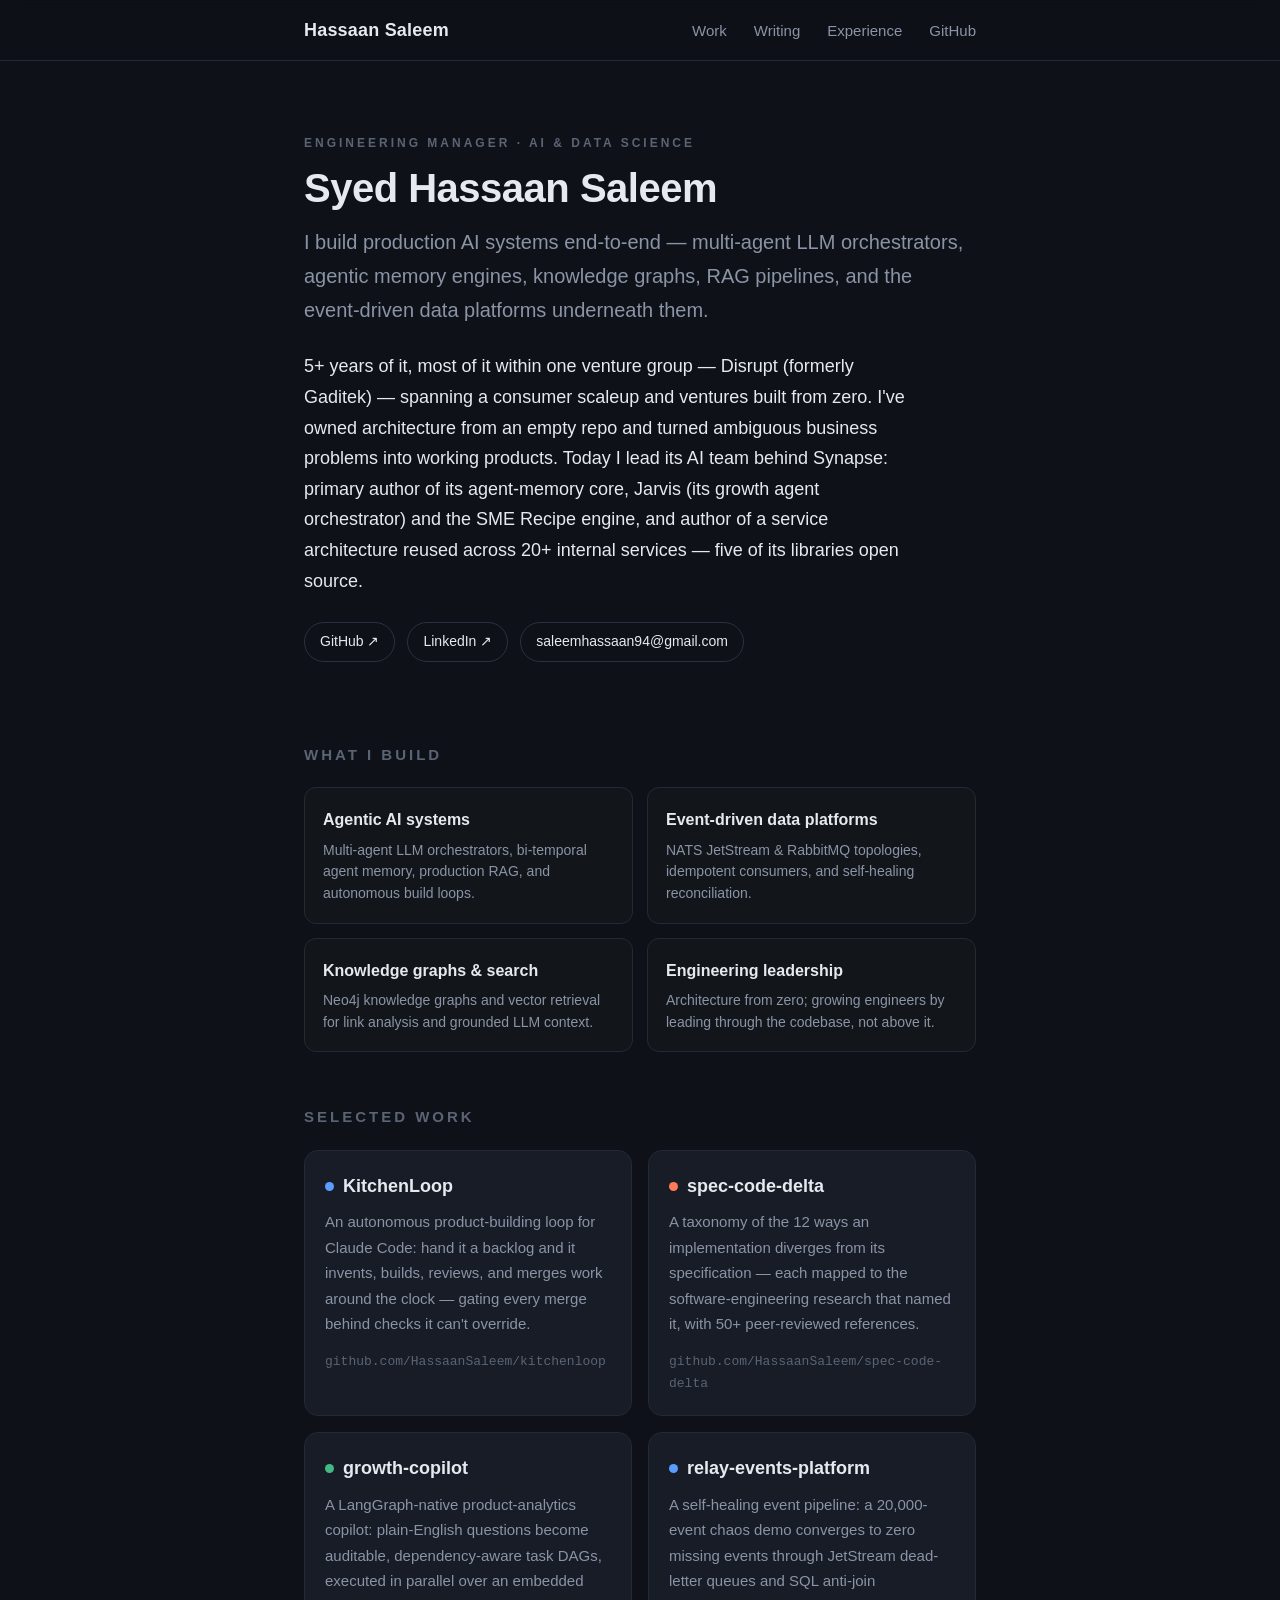
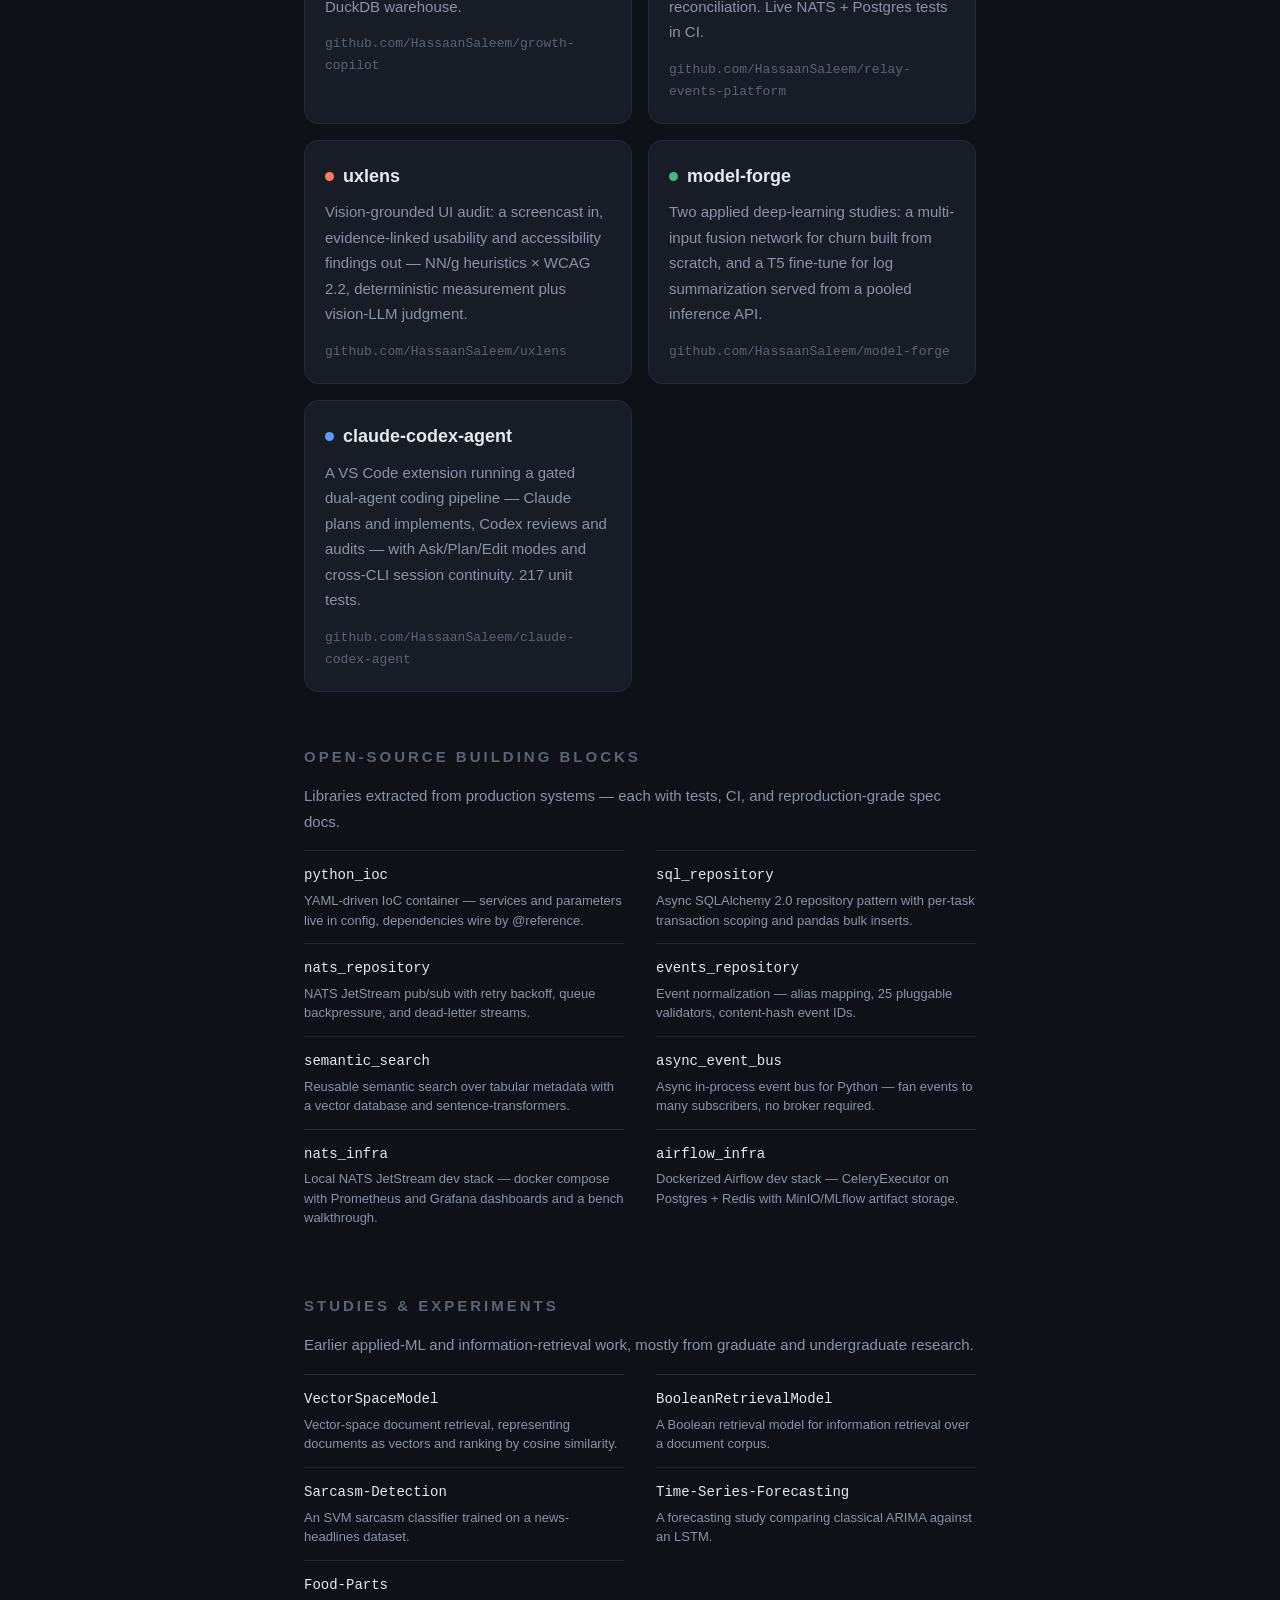
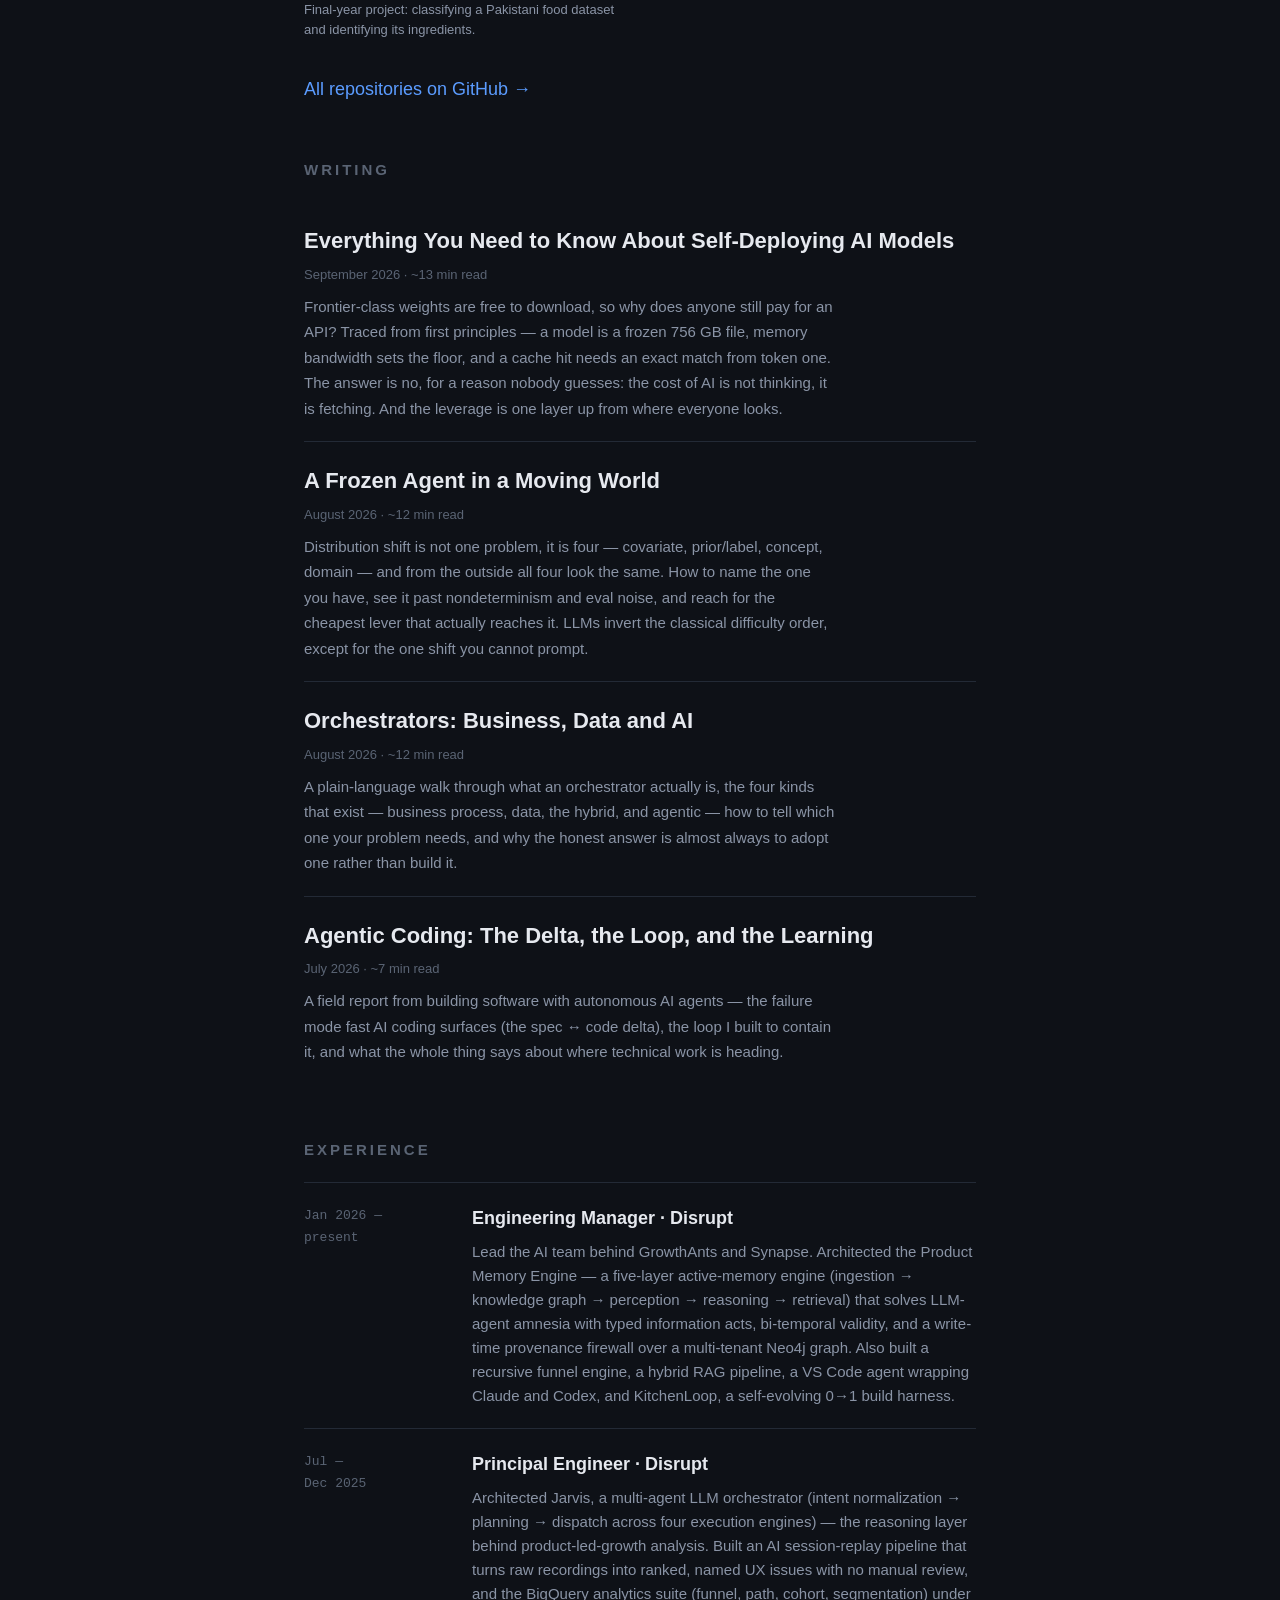
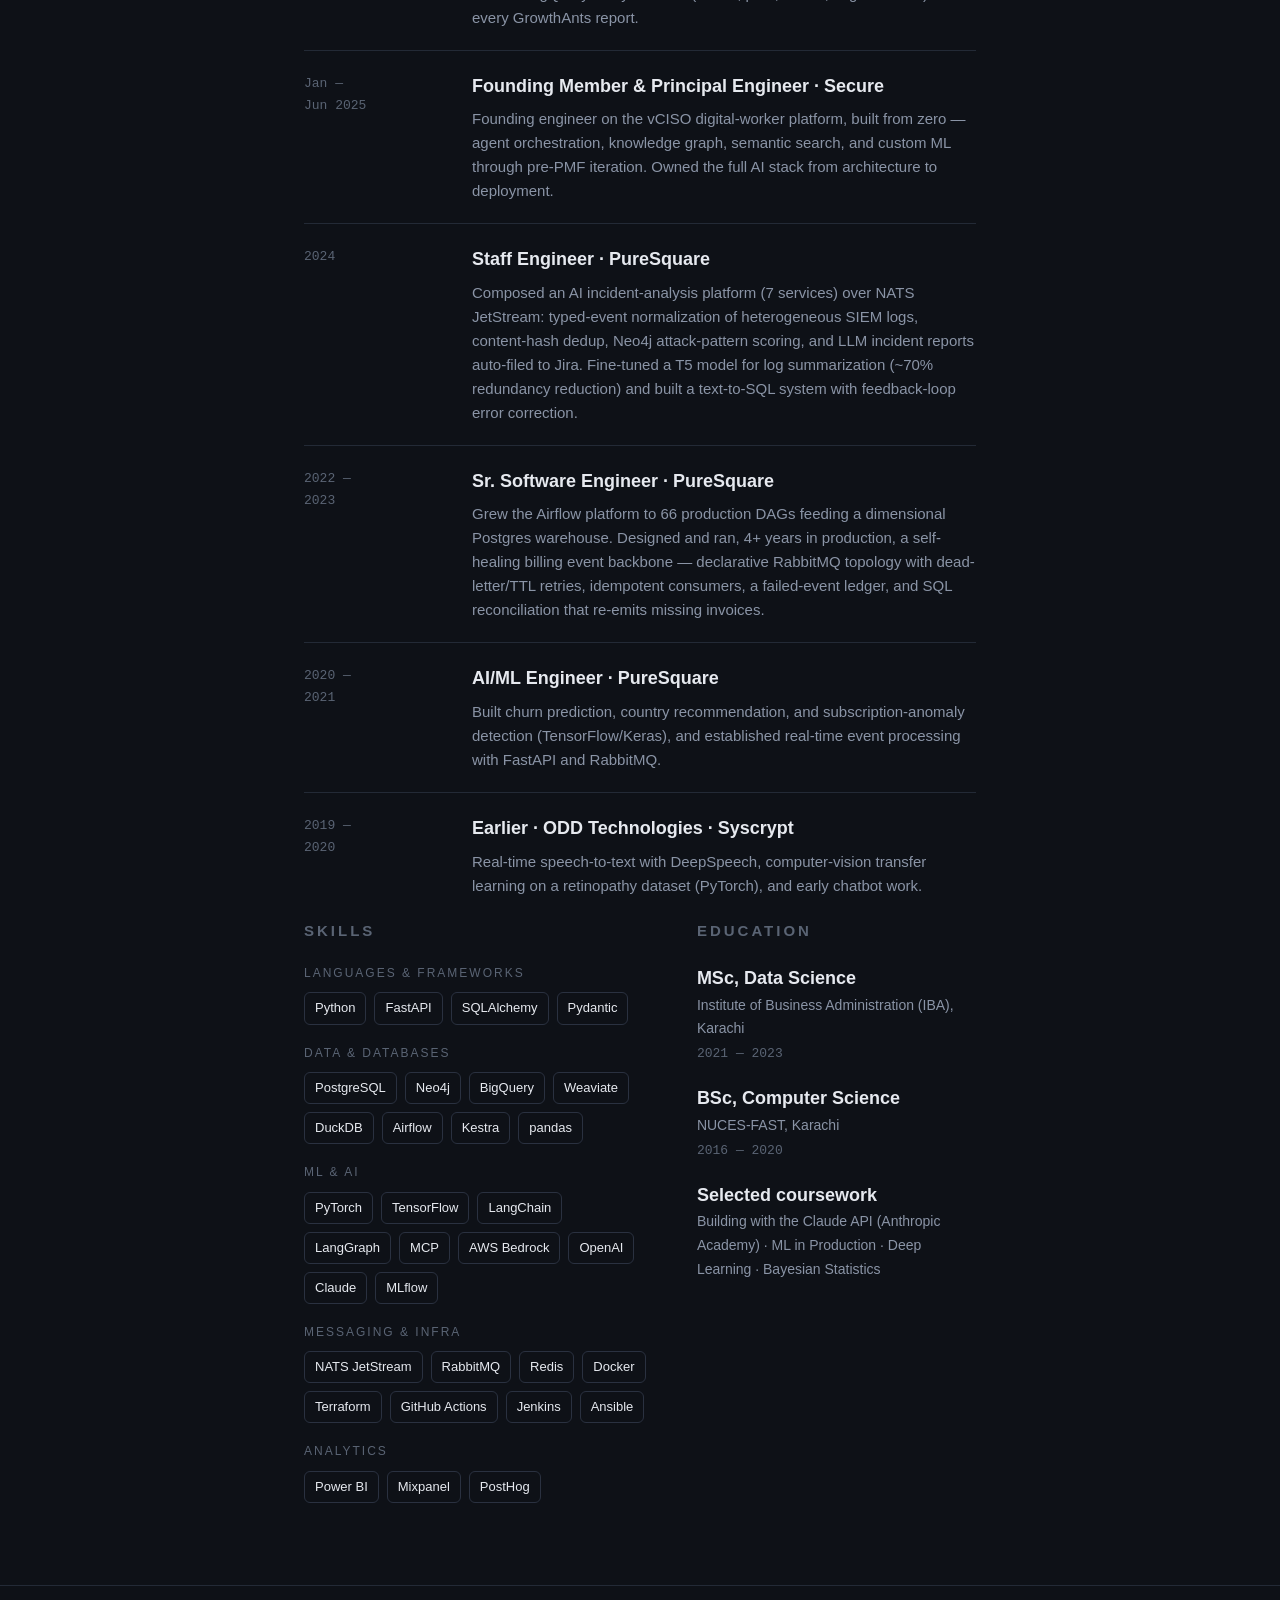
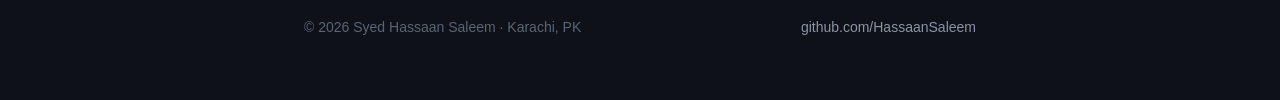
<file: index.html>
<!doctype html>
<html lang="en">
<head>
  <meta charset="utf-8">
  <meta name="viewport" content="width=device-width, initial-scale=1">
  <title>Syed Hassaan Saleem — AI & Data Science Engineer</title>
  <meta name="description" content="AI & Data Science leader with 5+ years building production AI systems end-to-end — multi-agent LLM orchestrators, agentic memory engines, knowledge graphs, and event-driven data platforms.">
  <meta property="og:title" content="Syed Hassaan Saleem">
  <meta property="og:description" content="AI & Data Science leader — multi-agent orchestrators, agentic memory, knowledge graphs, and the data platforms underneath them.">
  <meta property="og:type" content="website">
  <link rel="stylesheet" href="assets/style.css">
  <link rel="icon" href="data:image/svg+xml,<svg xmlns=%22http://www.w3.org/2000/svg%22 viewBox=%220 0 100 100%22><text y=%22.9em%22 font-size=%2290%22>🔁</text></svg>">
</head>
<body>

<nav class="nav">
  <div class="wrap">
    <a class="brand" href="/">Hassaan Saleem</a>
    <div class="links">
      <a href="#work">Work</a>
      <a href="#writing">Writing</a>
      <a href="#experience">Experience</a>
      <a href="https://github.com/HassaanSaleem" rel="me">GitHub</a>
    </div>
  </div>
</nav>

<header class="hero">
  <div class="wrap">
    <div class="kicker">Engineering Manager · AI &amp; Data Science</div>
    <h1>Syed Hassaan Saleem</h1>
    <p class="tagline">I build production AI systems end-to-end — multi-agent LLM orchestrators, agentic memory engines, knowledge graphs, RAG pipelines, and the event-driven data platforms underneath them.</p>
    <p class="bio">5+ years of it, most of it within one venture group — Disrupt (formerly Gaditek) — spanning a consumer scaleup and ventures built from zero. I've owned architecture from an empty repo and turned ambiguous business problems into working products. Today I lead its AI team behind Synapse: primary author of its agent-memory core, Jarvis (its growth agent orchestrator) and the SME Recipe engine, and author of a service architecture reused across 20+ internal services — five of its libraries open source.</p>
    <div class="contact">
      <a href="https://github.com/HassaanSaleem">GitHub ↗</a>
      <a href="https://www.linkedin.com/in/syed-hassaan-saleem-12b44213a/">LinkedIn ↗</a>
      <a href="mailto:saleemhassaan94@gmail.com">saleemhassaan94@gmail.com</a>
    </div>
  </div>
</header>

<main>
  <section class="wrap">
    <h2 class="head">What I build</h2>
    <div class="pillars">
      <div class="pillar">
        <div class="pt">Agentic AI systems</div>
        <div class="pd">Multi-agent LLM orchestrators, bi-temporal agent memory, production RAG, and autonomous build loops.</div>
      </div>
      <div class="pillar">
        <div class="pt">Event-driven data platforms</div>
        <div class="pd">NATS JetStream &amp; RabbitMQ topologies, idempotent consumers, and self-healing reconciliation.</div>
      </div>
      <div class="pillar">
        <div class="pt">Knowledge graphs &amp; search</div>
        <div class="pd">Neo4j knowledge graphs and vector retrieval for link analysis and grounded LLM context.</div>
      </div>
      <div class="pillar">
        <div class="pt">Engineering leadership</div>
        <div class="pd">Architecture from zero; growing engineers by leading through the codebase, not above it.</div>
      </div>
    </div>
  </section>

  <section id="work" class="wrap">
    <h2 class="head">Selected work</h2>
    <div class="cards auto">
      <a class="card" href="https://github.com/HassaanSaleem/kitchenloop">
        <div class="name"><span class="dot" style="background:var(--blue)"></span>KitchenLoop</div>
        <div class="desc">An autonomous product-building loop for Claude Code: hand it a backlog and it invents, builds, reviews, and merges work around the clock — gating every merge behind checks it can't override.</div>
        <div class="repo">github.com/HassaanSaleem/kitchenloop</div>
      </a>
      <a class="card" href="https://github.com/HassaanSaleem/spec-code-delta">
        <div class="name"><span class="dot" style="background:var(--warm)"></span>spec-code-delta</div>
        <div class="desc">A taxonomy of the 12 ways an implementation diverges from its specification — each mapped to the software-engineering research that named it, with 50+ peer-reviewed references.</div>
        <div class="repo">github.com/HassaanSaleem/spec-code-delta</div>
      </a>
      <a class="card" href="https://github.com/HassaanSaleem/growth-copilot">
        <div class="name"><span class="dot" style="background:var(--green)"></span>growth-copilot</div>
        <div class="desc">A LangGraph-native product-analytics copilot: plain-English questions become auditable, dependency-aware task DAGs, executed in parallel over an embedded DuckDB warehouse.</div>
        <div class="repo">github.com/HassaanSaleem/growth-copilot</div>
      </a>
      <a class="card" href="https://github.com/HassaanSaleem/relay-events-platform">
        <div class="name"><span class="dot" style="background:var(--blue)"></span>relay-events-platform</div>
        <div class="desc">A self-healing event pipeline: a 20,000-event chaos demo converges to zero missing events through JetStream dead-letter queues and SQL anti-join reconciliation. Live NATS + Postgres tests in CI.</div>
        <div class="repo">github.com/HassaanSaleem/relay-events-platform</div>
      </a>
      <a class="card" href="https://github.com/HassaanSaleem/uxlens">
        <div class="name"><span class="dot" style="background:var(--warm)"></span>uxlens</div>
        <div class="desc">Vision-grounded UI audit: a screencast in, evidence-linked usability and accessibility findings out — NN/g heuristics × WCAG 2.2, deterministic measurement plus vision-LLM judgment.</div>
        <div class="repo">github.com/HassaanSaleem/uxlens</div>
      </a>
      <a class="card" href="https://github.com/HassaanSaleem/model-forge">
        <div class="name"><span class="dot" style="background:var(--green)"></span>model-forge</div>
        <div class="desc">Two applied deep-learning studies: a multi-input fusion network for churn built from scratch, and a T5 fine-tune for log summarization served from a pooled inference API.</div>
        <div class="repo">github.com/HassaanSaleem/model-forge</div>
      </a>
      <a class="card" href="https://github.com/HassaanSaleem/claude-codex-agent">
        <div class="name"><span class="dot" style="background:var(--blue)"></span>claude-codex-agent</div>
        <div class="desc">A VS Code extension running a gated dual-agent coding pipeline — Claude plans and implements, Codex reviews and audits — with Ask/Plan/Edit modes and cross-CLI session continuity. 217 unit tests.</div>
        <div class="repo">github.com/HassaanSaleem/claude-codex-agent</div>
      </a>
    </div>

    <h2 class="head">Open-source building blocks</h2>
    <p style="color:var(--muted); font-size:15px; margin:-6px 0 16px;">Libraries extracted from production systems — each with tests, CI, and reproduction-grade spec docs.</p>
    <div class="oss">
      <a href="https://github.com/HassaanSaleem/python_ioc">
        <div class="on">python_ioc</div>
        <div class="od">YAML-driven IoC container — services and parameters live in config, dependencies wire by @reference.</div>
      </a>
      <a href="https://github.com/HassaanSaleem/sql_repository">
        <div class="on">sql_repository</div>
        <div class="od">Async SQLAlchemy 2.0 repository pattern with per-task transaction scoping and pandas bulk inserts.</div>
      </a>
      <a href="https://github.com/HassaanSaleem/nats_repository">
        <div class="on">nats_repository</div>
        <div class="od">NATS JetStream pub/sub with retry backoff, queue backpressure, and dead-letter streams.</div>
      </a>
      <a href="https://github.com/HassaanSaleem/events_repository">
        <div class="on">events_repository</div>
        <div class="od">Event normalization — alias mapping, 25 pluggable validators, content-hash event IDs.</div>
      </a>
      <a href="https://github.com/HassaanSaleem/semantic_search">
        <div class="on">semantic_search</div>
        <div class="od">Reusable semantic search over tabular metadata with a vector database and sentence-transformers.</div>
      </a>
      <a href="https://github.com/HassaanSaleem/async_event_bus">
        <div class="on">async_event_bus</div>
        <div class="od">Async in-process event bus for Python — fan events to many subscribers, no broker required.</div>
      </a>
      <a href="https://github.com/HassaanSaleem/nats_infra">
        <div class="on">nats_infra</div>
        <div class="od">Local NATS JetStream dev stack — docker compose with Prometheus and Grafana dashboards and a bench walkthrough.</div>
      </a>
      <a href="https://github.com/HassaanSaleem/airflow_infra">
        <div class="on">airflow_infra</div>
        <div class="od">Dockerized Airflow dev stack — CeleryExecutor on Postgres + Redis with MinIO/MLflow artifact storage.</div>
      </a>
    </div>

    <h2 class="head">Studies &amp; experiments</h2>
    <p style="color:var(--muted); font-size:15px; margin:-6px 0 16px;">Earlier applied-ML and information-retrieval work, mostly from graduate and undergraduate research.</p>
    <div class="oss">
      <a href="https://github.com/HassaanSaleem/VectorSpaceModel">
        <div class="on">VectorSpaceModel</div>
        <div class="od">Vector-space document retrieval, representing documents as vectors and ranking by cosine similarity.</div>
      </a>
      <a href="https://github.com/HassaanSaleem/BooleanRetrievalModel">
        <div class="on">BooleanRetrievalModel</div>
        <div class="od">A Boolean retrieval model for information retrieval over a document corpus.</div>
      </a>
      <a href="https://github.com/HassaanSaleem/Sarcasm-Detection">
        <div class="on">Sarcasm-Detection</div>
        <div class="od">An SVM sarcasm classifier trained on a news-headlines dataset.</div>
      </a>
      <a href="https://github.com/HassaanSaleem/Time-Series-Forecasting-with-ARIMA-and-LSTM">
        <div class="on">Time-Series-Forecasting</div>
        <div class="od">A forecasting study comparing classical ARIMA against an LSTM.</div>
      </a>
      <a href="https://github.com/HassaanSaleem/Food-Parts">
        <div class="on">Food-Parts</div>
        <div class="od">Final-year project: classifying a Pakistani food dataset and identifying its ingredients.</div>
      </a>
    </div>

    <p style="margin:22px 0 0;"><a href="https://github.com/HassaanSaleem?tab=repositories">All repositories on GitHub →</a></p>
  </section>

  <section id="writing" class="wrap">
    <h2 class="head">Writing</h2>
    <a class="post-link" href="writing/self-deploying-ai-models.html">
      <div class="title">Everything You Need to Know About Self-Deploying AI Models</div>
      <div class="meta">September 2026 · ~13 min read</div>
      <div class="blurb">Frontier-class weights are free to download, so why does anyone still pay for an API? Traced from first principles — a model is a frozen 756 GB file, memory bandwidth sets the floor, and a cache hit needs an exact match from token one. The answer is no, for a reason nobody guesses: the cost of AI is not thinking, it is fetching. And the leverage is one layer up from where everyone looks.</div>
    </a>
    <a class="post-link" href="writing/a-frozen-agent-in-a-moving-world.html">
      <div class="title">A Frozen Agent in a Moving World</div>
      <div class="meta">August 2026 · ~12 min read</div>
      <div class="blurb">Distribution shift is not one problem, it is four — covariate, prior/label, concept, domain — and from the outside all four look the same. How to name the one you have, see it past nondeterminism and eval noise, and reach for the cheapest lever that actually reaches it. LLMs invert the classical difficulty order, except for the one shift you cannot prompt.</div>
    </a>
    <a class="post-link" href="writing/orchestrators-business-data-ai.html">
      <div class="title">Orchestrators: Business, Data and AI</div>
      <div class="meta">August 2026 · ~12 min read</div>
      <div class="blurb">A plain-language walk through what an orchestrator actually is, the four kinds that exist — business process, data, the hybrid, and agentic — how to tell which one your problem needs, and why the honest answer is almost always to adopt one rather than build it.</div>
    </a>
    <a class="post-link" href="writing/agentic-coding-the-delta-the-loop-and-the-learning.html">
      <div class="title">Agentic Coding: The Delta, the Loop, and the Learning</div>
      <div class="meta">July 2026 · ~7 min read</div>
      <div class="blurb">A field report from building software with autonomous AI agents — the failure mode fast AI coding surfaces (the spec ↔ code delta), the loop I built to contain it, and what the whole thing says about where technical work is heading.</div>
    </a>
  </section>

  <section id="experience" class="wrap">
    <h2 class="head">Experience</h2>
    <div class="exp">
      <div class="row">
        <div class="period">Jan 2026 —<br>present</div>
        <div>
          <div class="role">Engineering Manager · Disrupt</div>
          <div class="rd">Lead the AI team behind GrowthAnts and Synapse. Architected the Product Memory Engine — a five-layer active-memory engine (ingestion → knowledge graph → perception → reasoning → retrieval) that solves LLM-agent amnesia with typed information acts, bi-temporal validity, and a write-time provenance firewall over a multi-tenant Neo4j graph. Also built a recursive funnel engine, a hybrid RAG pipeline, a VS Code agent wrapping Claude and Codex, and KitchenLoop, a self-evolving 0→1 build harness.</div>
        </div>
      </div>
      <div class="row">
        <div class="period">Jul —<br>Dec 2025</div>
        <div>
          <div class="role">Principal Engineer · Disrupt</div>
          <div class="rd">Architected Jarvis, a multi-agent LLM orchestrator (intent normalization → planning → dispatch across four execution engines) — the reasoning layer behind product-led-growth analysis. Built an AI session-replay pipeline that turns raw recordings into ranked, named UX issues with no manual review, and the BigQuery analytics suite (funnel, path, cohort, segmentation) under every GrowthAnts report.</div>
        </div>
      </div>
      <div class="row">
        <div class="period">Jan —<br>Jun 2025</div>
        <div>
          <div class="role">Founding Member &amp; Principal Engineer · Secure</div>
          <div class="rd">Founding engineer on the vCISO digital-worker platform, built from zero — agent orchestration, knowledge graph, semantic search, and custom ML through pre-PMF iteration. Owned the full AI stack from architecture to deployment.</div>
        </div>
      </div>
      <div class="row">
        <div class="period">2024</div>
        <div>
          <div class="role">Staff Engineer · PureSquare</div>
          <div class="rd">Composed an AI incident-analysis platform (7 services) over NATS JetStream: typed-event normalization of heterogeneous SIEM logs, content-hash dedup, Neo4j attack-pattern scoring, and LLM incident reports auto-filed to Jira. Fine-tuned a T5 model for log summarization (~70% redundancy reduction) and built a text-to-SQL system with feedback-loop error correction.</div>
        </div>
      </div>
      <div class="row">
        <div class="period">2022 —<br>2023</div>
        <div>
          <div class="role">Sr. Software Engineer · PureSquare</div>
          <div class="rd">Grew the Airflow platform to 66 production DAGs feeding a dimensional Postgres warehouse. Designed and ran, 4+ years in production, a self-healing billing event backbone — declarative RabbitMQ topology with dead-letter/TTL retries, idempotent consumers, a failed-event ledger, and SQL reconciliation that re-emits missing invoices.</div>
        </div>
      </div>
      <div class="row">
        <div class="period">2020 —<br>2021</div>
        <div>
          <div class="role">AI/ML Engineer · PureSquare</div>
          <div class="rd">Built churn prediction, country recommendation, and subscription-anomaly detection (TensorFlow/Keras), and established real-time event processing with FastAPI and RabbitMQ.</div>
        </div>
      </div>
      <div class="row">
        <div class="period">2019 —<br>2020</div>
        <div>
          <div class="role">Earlier · ODD Technologies · Syscrypt</div>
          <div class="rd">Real-time speech-to-text with DeepSpeech, computer-vision transfer learning on a retinopathy dataset (PyTorch), and early chatbot work.</div>
        </div>
      </div>
    </div>
  </section>

  <section class="wrap">
    <div class="twocol">
      <div>
        <h2 class="head" style="margin-top:0">Skills</h2>
        <div class="skillgroup">
          <div class="sl">Languages &amp; Frameworks</div>
          <div class="tags"><span>Python</span><span>FastAPI</span><span>SQLAlchemy</span><span>Pydantic</span></div>
        </div>
        <div class="skillgroup">
          <div class="sl">Data &amp; Databases</div>
          <div class="tags"><span>PostgreSQL</span><span>Neo4j</span><span>BigQuery</span><span>Weaviate</span><span>DuckDB</span><span>Airflow</span><span>Kestra</span><span>pandas</span></div>
        </div>
        <div class="skillgroup">
          <div class="sl">ML &amp; AI</div>
          <div class="tags"><span>PyTorch</span><span>TensorFlow</span><span>LangChain</span><span>LangGraph</span><span>MCP</span><span>AWS Bedrock</span><span>OpenAI</span><span>Claude</span><span>MLflow</span></div>
        </div>
        <div class="skillgroup">
          <div class="sl">Messaging &amp; Infra</div>
          <div class="tags"><span>NATS JetStream</span><span>RabbitMQ</span><span>Redis</span><span>Docker</span><span>Terraform</span><span>GitHub Actions</span><span>Jenkins</span><span>Ansible</span></div>
        </div>
        <div class="skillgroup">
          <div class="sl">Analytics</div>
          <div class="tags"><span>Power BI</span><span>Mixpanel</span><span>PostHog</span></div>
        </div>
      </div>
      <div class="edu">
        <h2 class="head" style="margin-top:0">Education</h2>
        <div class="item">
          <div class="deg">MSc, Data Science</div>
          <div class="school">Institute of Business Administration (IBA), Karachi</div>
          <div class="yr">2021 — 2023</div>
        </div>
        <div class="item">
          <div class="deg">BSc, Computer Science</div>
          <div class="school">NUCES-FAST, Karachi</div>
          <div class="yr">2016 — 2020</div>
        </div>
        <div class="item">
          <div class="deg">Selected coursework</div>
          <div class="school">Building with the Claude API (Anthropic Academy) · ML in Production · Deep Learning · Bayesian Statistics</div>
        </div>
      </div>
    </div>
  </section>
</main>

<footer>
  <div class="wrap">
    <span>© 2026 Syed Hassaan Saleem · Karachi, PK</span>
    <span><a href="https://github.com/HassaanSaleem">github.com/HassaanSaleem</a></span>
  </div>
</footer>

</body>
</html>
</file>
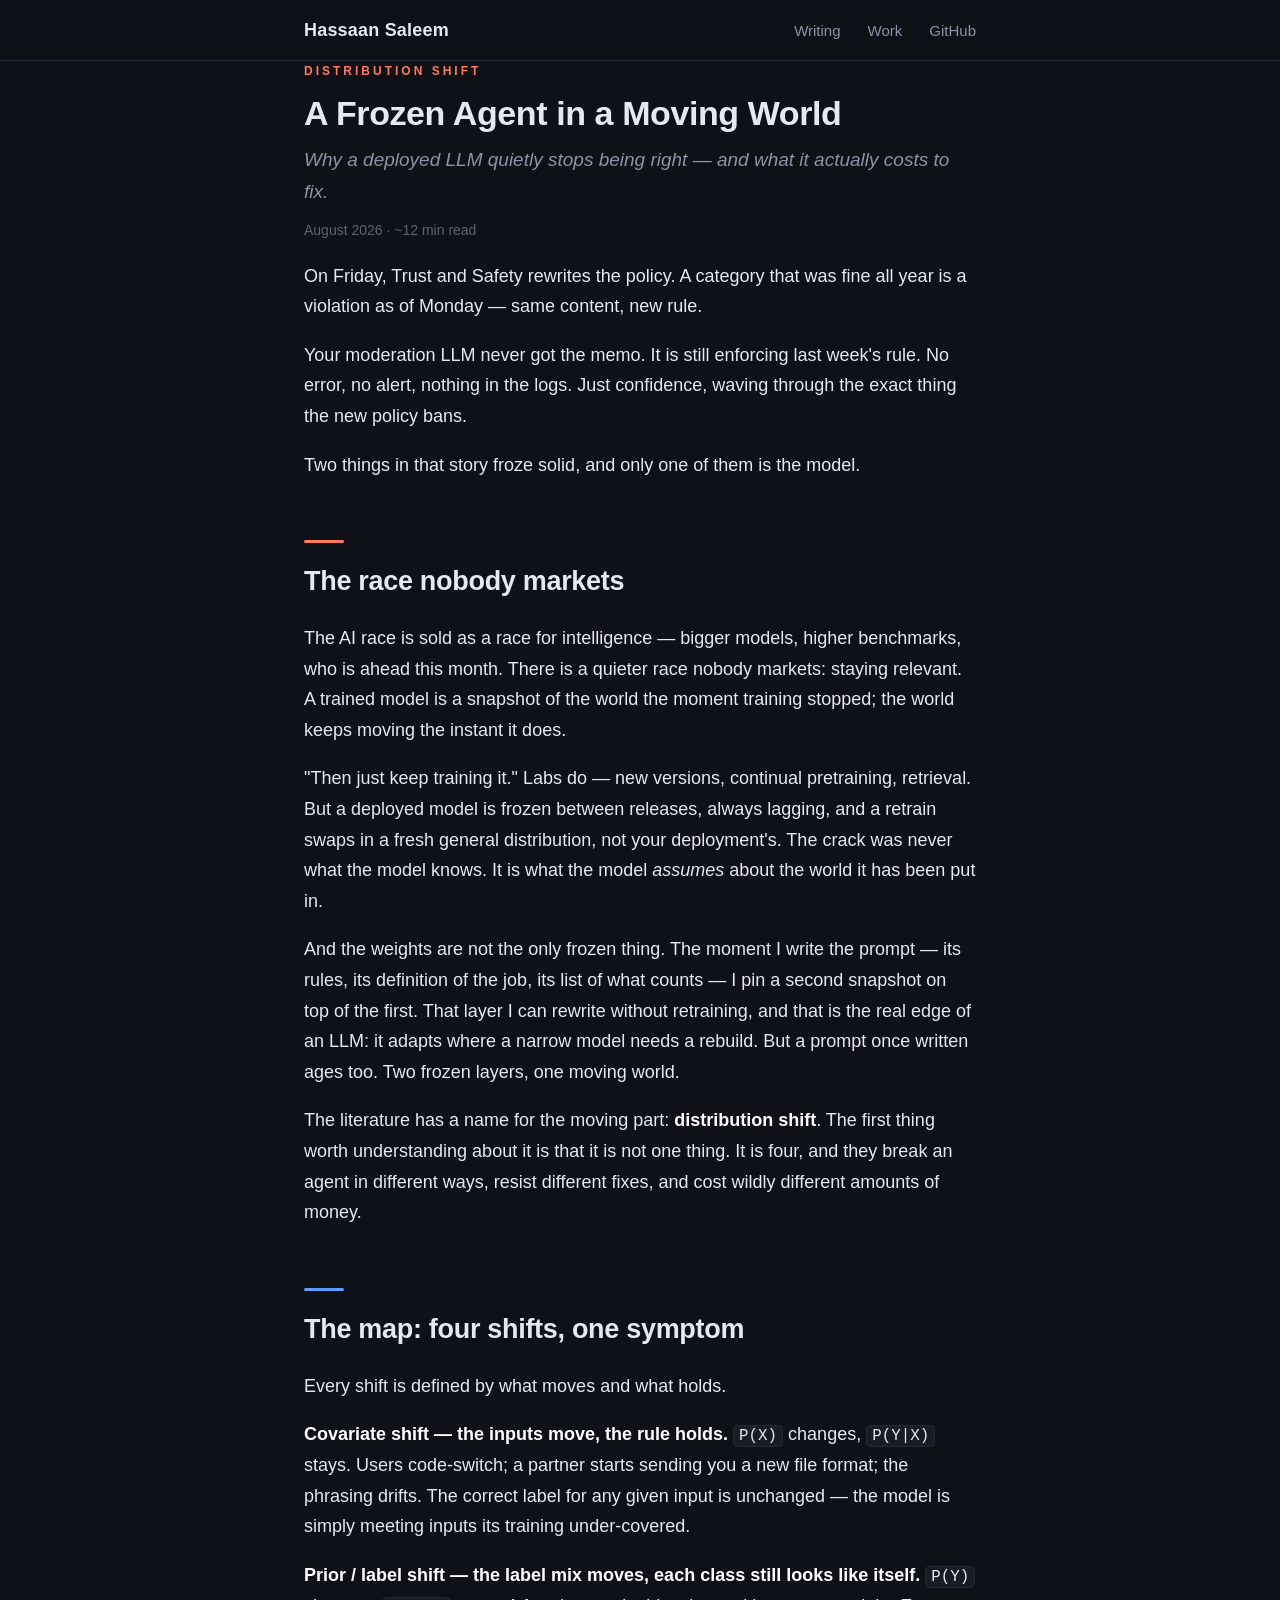
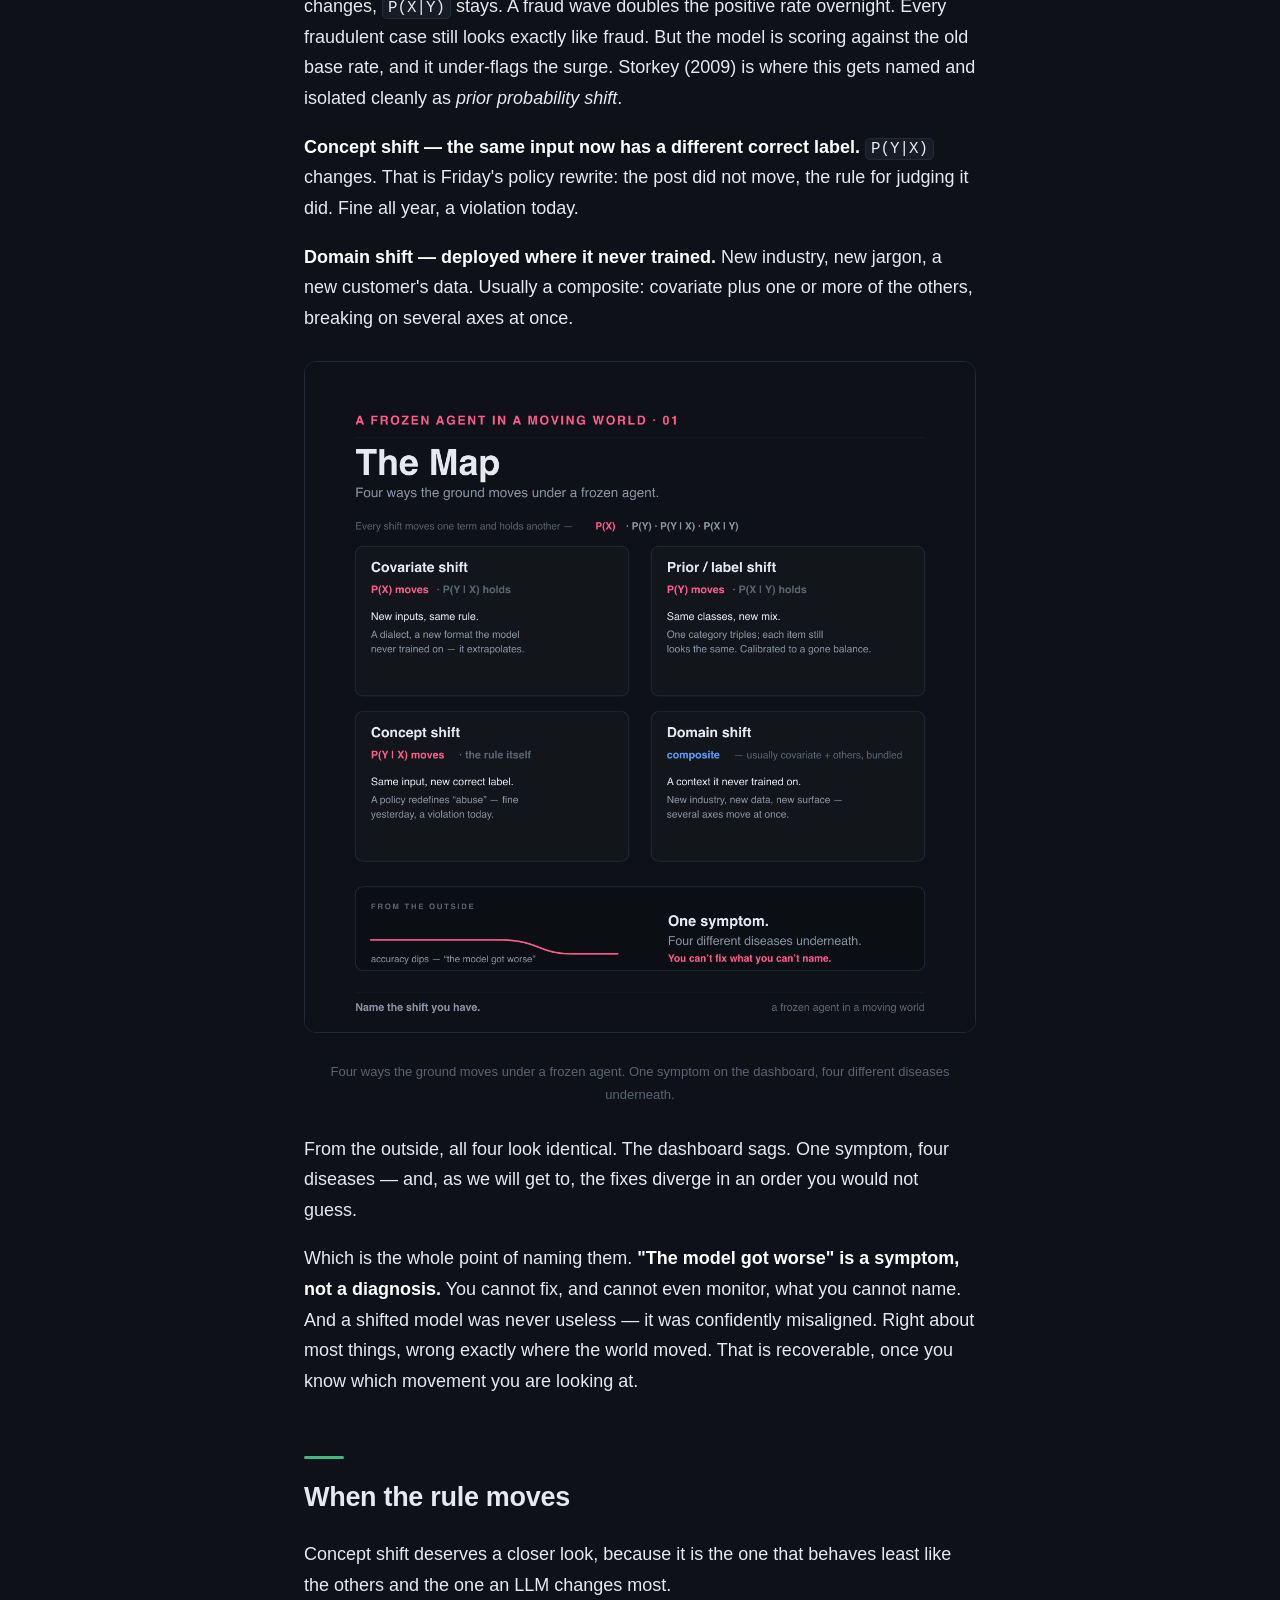
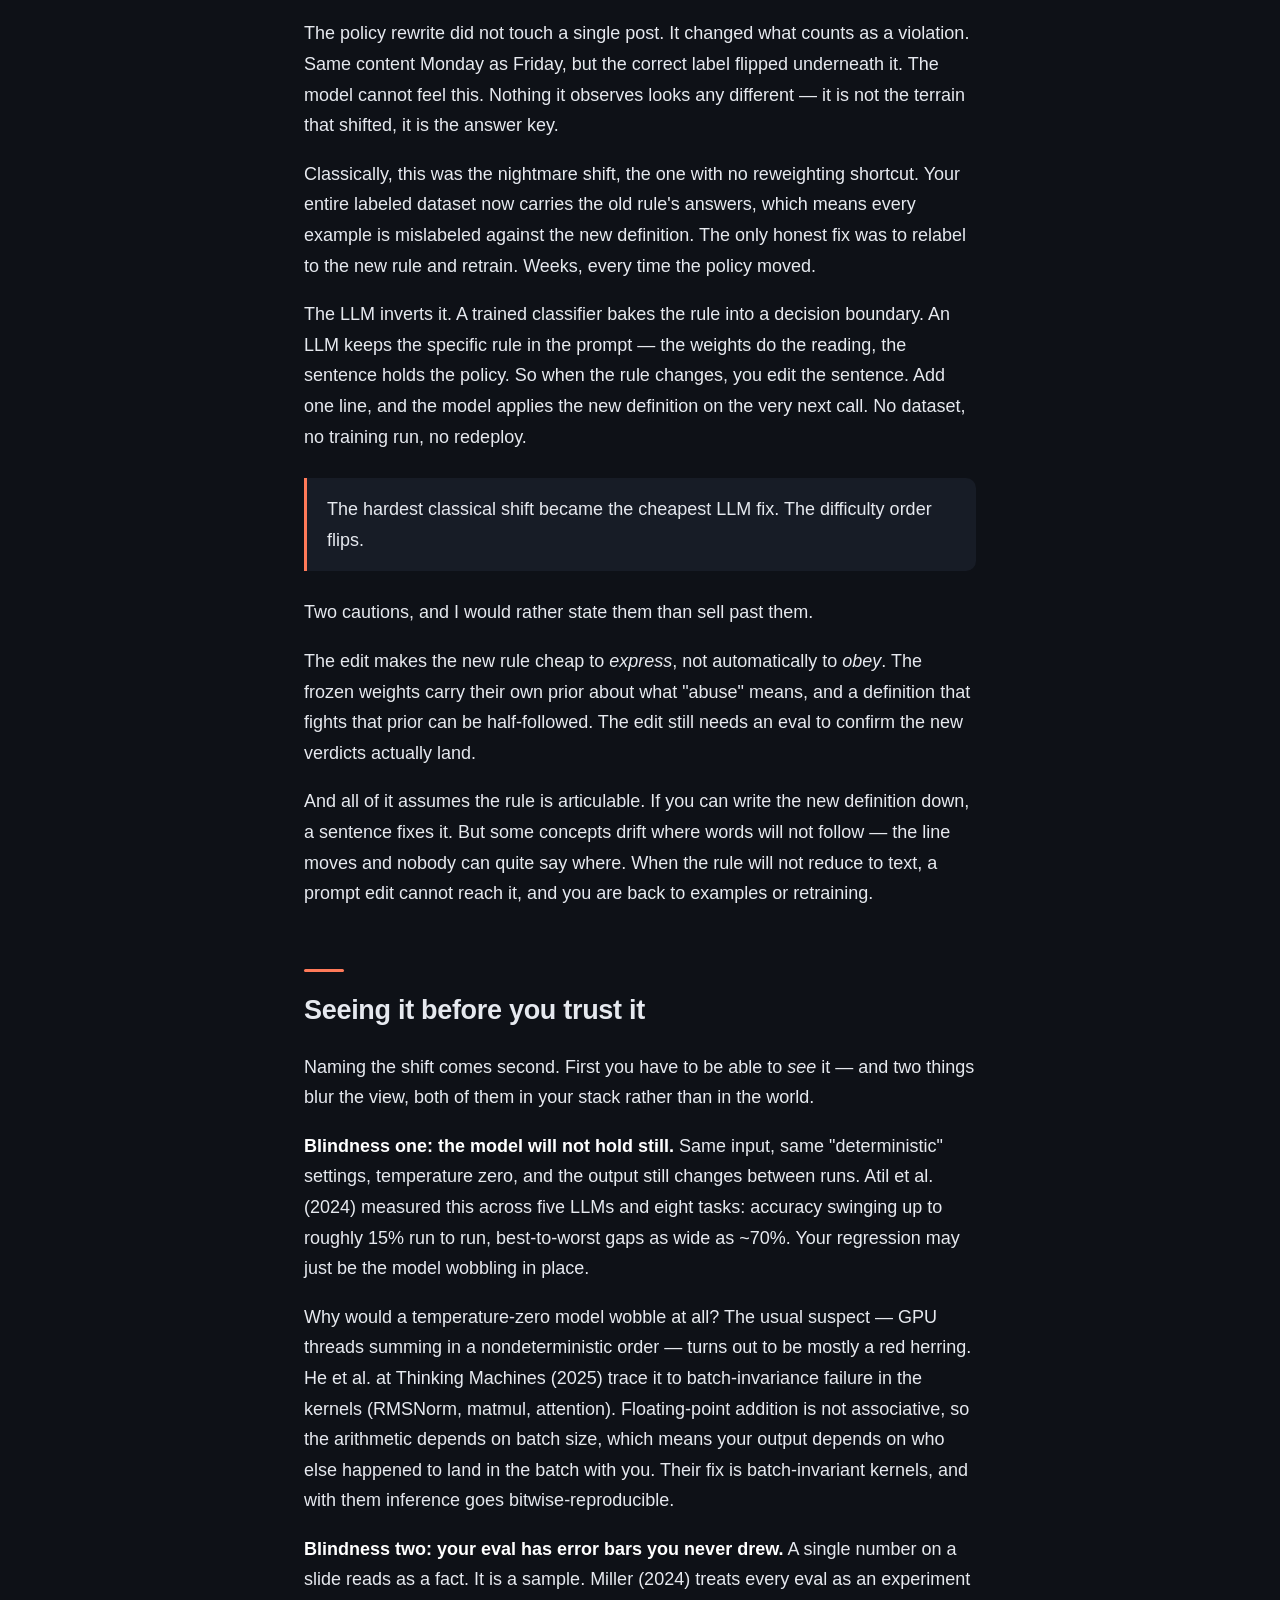
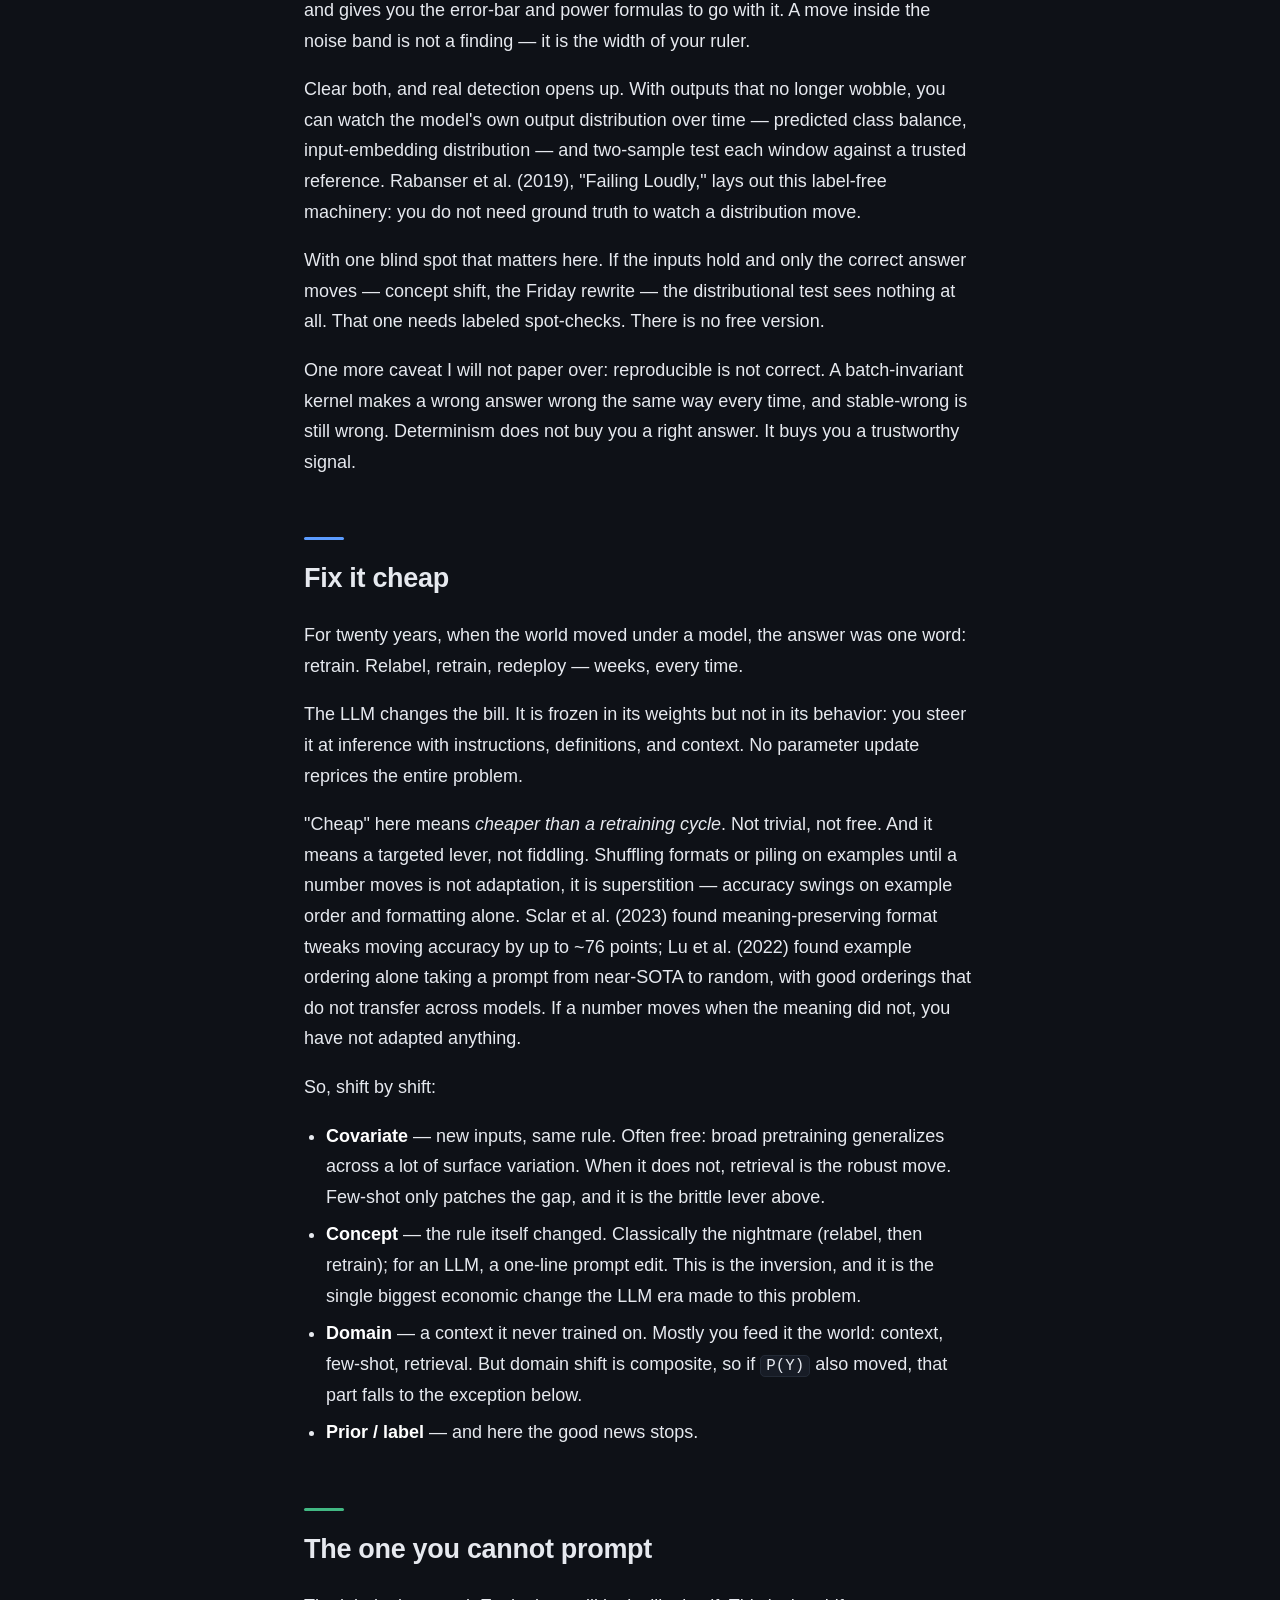
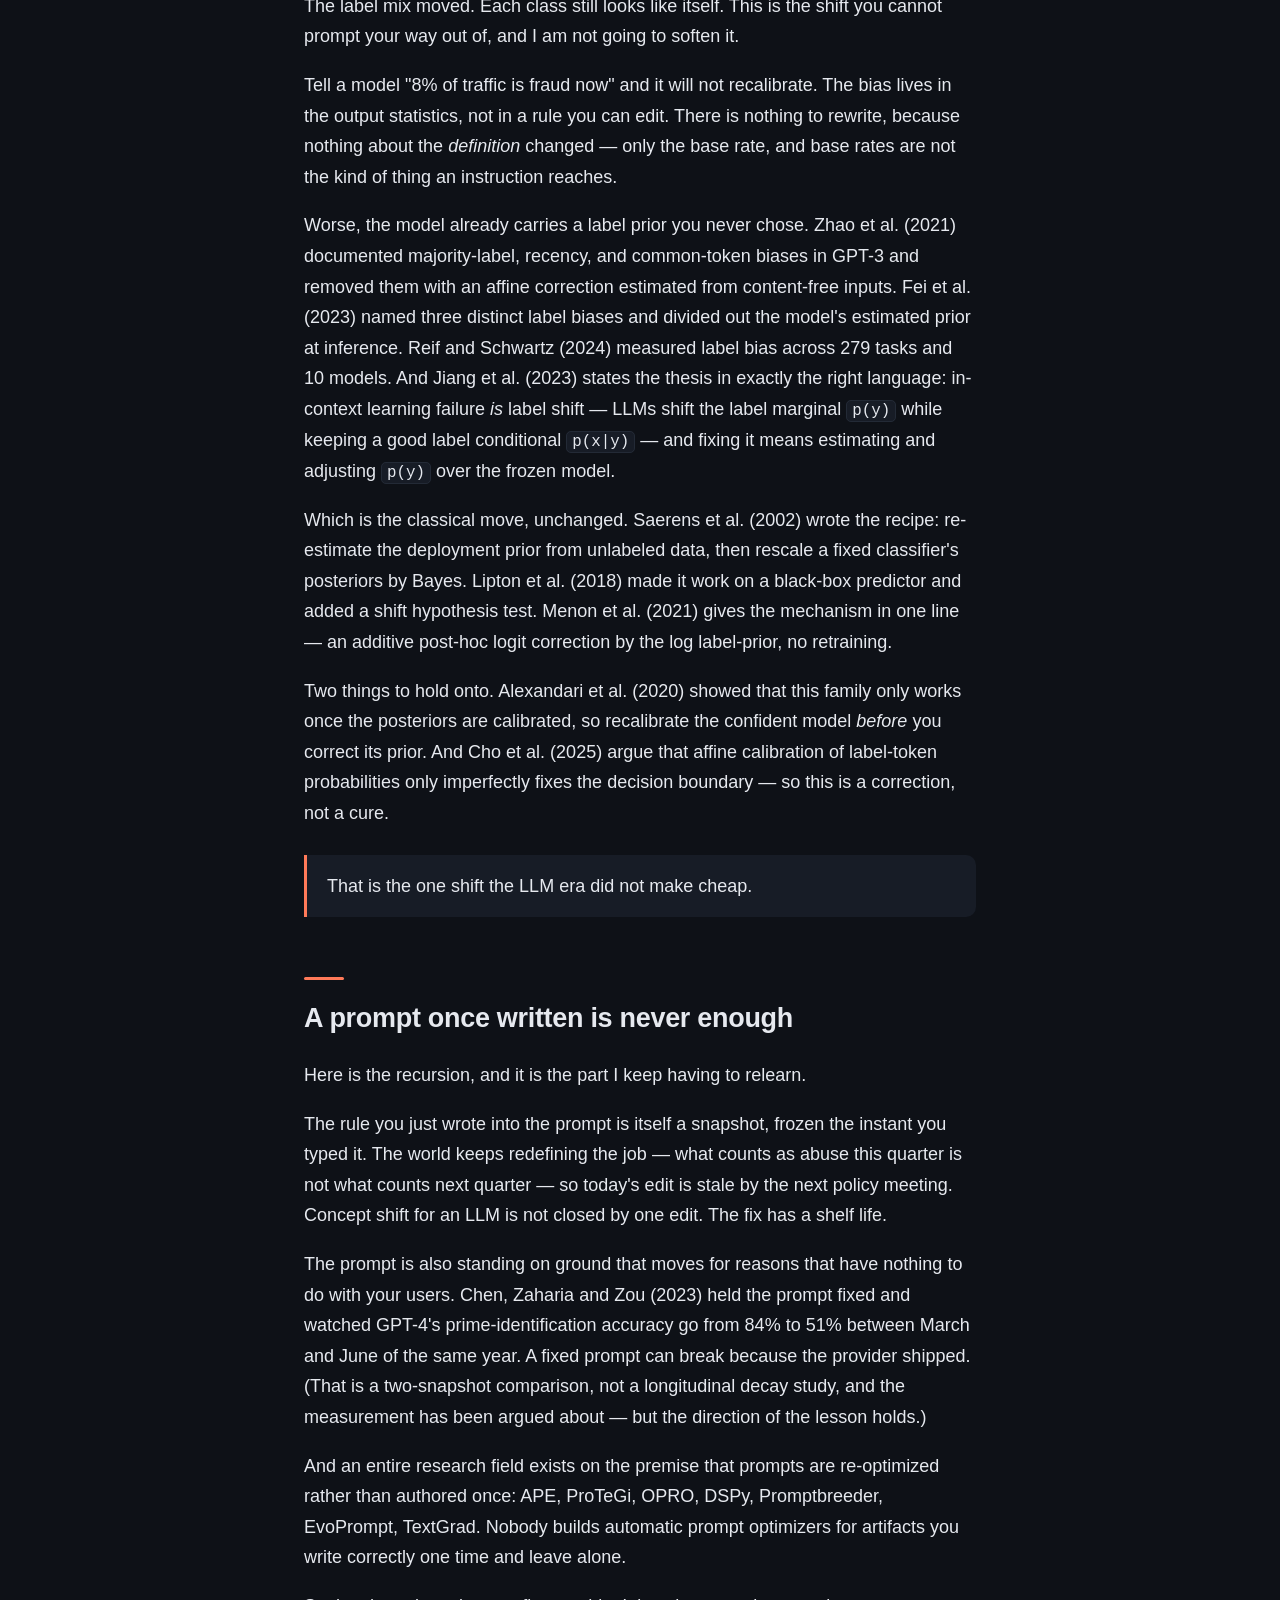
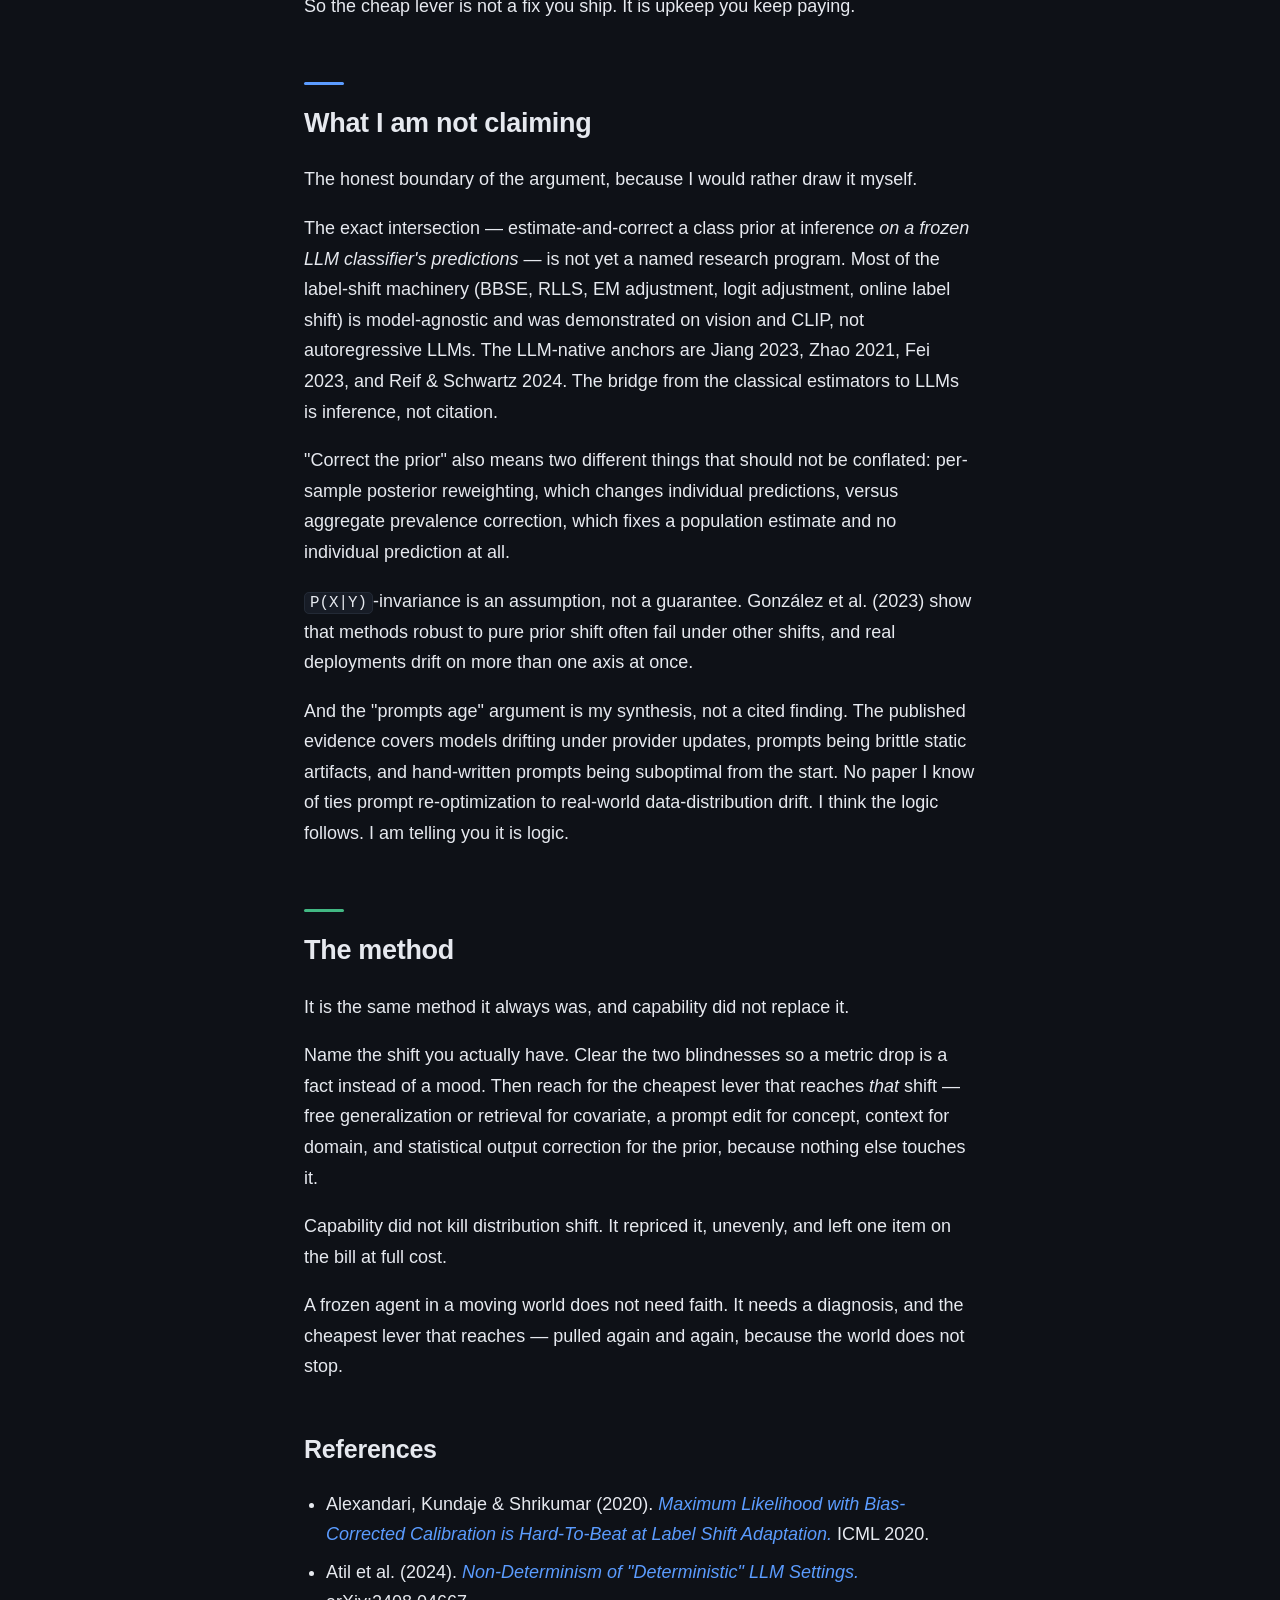
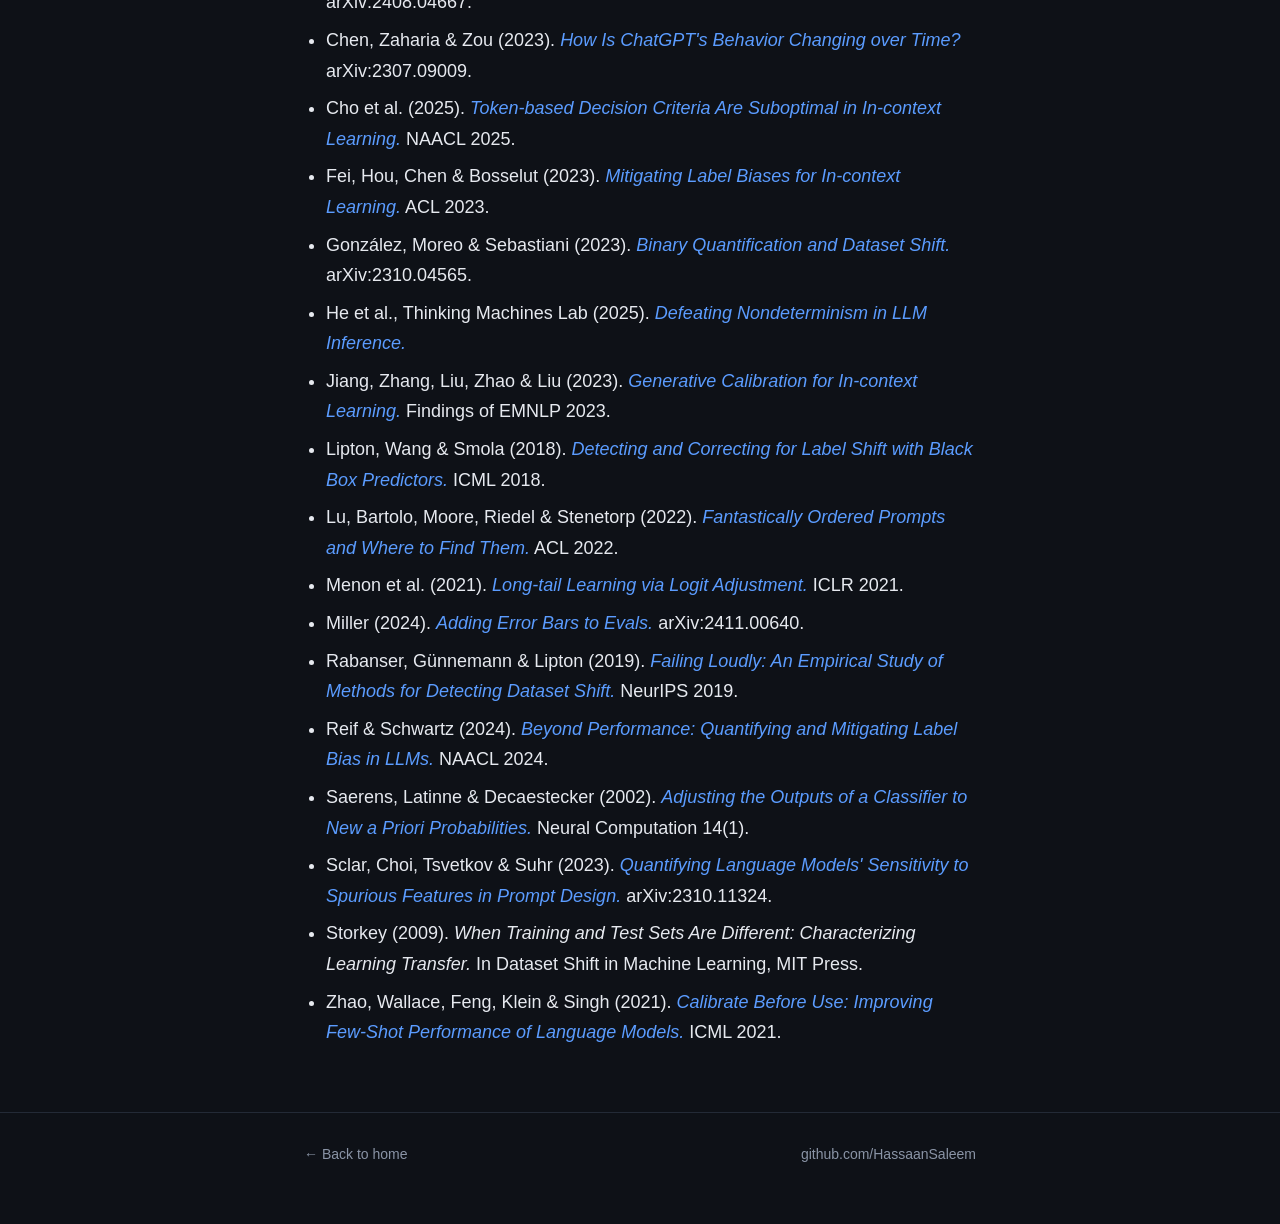
<file: writing/a-frozen-agent-in-a-moving-world.html>
<!doctype html>
<html lang="en">
<head>
  <meta charset="utf-8">
  <meta name="viewport" content="width=device-width, initial-scale=1">
  <title>A Frozen Agent in a Moving World — Syed Hassaan Saleem</title>
  <meta name="description" content="Distribution shift is not one problem, it is four — and an LLM reprices them unevenly. Naming the shift you have, seeing it past nondeterminism and eval noise, and reaching for the cheapest lever that actually reaches it.">
  <meta property="og:title" content="A Frozen Agent in a Moving World">
  <meta property="og:description" content="Why a deployed LLM quietly stops being right — and what it actually costs to fix.">
  <meta property="og:type" content="article">
  <link rel="stylesheet" href="../assets/style.css">
  <link rel="icon" href="data:image/svg+xml,<svg xmlns=%22http://www.w3.org/2000/svg%22 viewBox=%220 0 100 100%22><text y=%22.9em%22 font-size=%2290%22>🧊</text></svg>">
</head>
<body>

<nav class="nav">
  <div class="wrap">
    <a class="brand" href="../index.html">Hassaan Saleem</a>
    <div class="links">
      <a href="../index.html#writing">Writing</a>
      <a href="../index.html#work">Work</a>
      <a href="https://github.com/HassaanSaleem" rel="me">GitHub</a>
    </div>
  </div>
</nav>

<main>
<article class="wrap">
  <div class="kicker">Distribution Shift</div>
  <h1>A Frozen Agent in a Moving World</h1>
  <p class="subtitle">Why a deployed LLM quietly stops being right — and what it actually costs to fix.</p>
  <p class="meta">August 2026 · ~12 min read</p>

  <p>On Friday, Trust and Safety rewrites the policy. A category that was fine all year is a violation as of Monday — same content, new rule.</p>

  <p>Your moderation LLM never got the memo. It is still enforcing last week's rule. No error, no alert, nothing in the logs. Just confidence, waving through the exact thing the new policy bans.</p>

  <p>Two things in that story froze solid, and only one of them is the model.</p>

  <h2 class="sec"><span class="tick" style="background:var(--warm)"></span>The race nobody markets</h2>

  <p>The AI race is sold as a race for intelligence — bigger models, higher benchmarks, who is ahead this month. There is a quieter race nobody markets: staying relevant. A trained model is a snapshot of the world the moment training stopped; the world keeps moving the instant it does.</p>

  <p>"Then just keep training it." Labs do — new versions, continual pretraining, retrieval. But a deployed model is frozen between releases, always lagging, and a retrain swaps in a fresh general distribution, not your deployment's. The crack was never what the model knows. It is what the model <em>assumes</em> about the world it has been put in.</p>

  <p>And the weights are not the only frozen thing. The moment I write the prompt — its rules, its definition of the job, its list of what counts — I pin a second snapshot on top of the first. That layer I can rewrite without retraining, and that is the real edge of an LLM: it adapts where a narrow model needs a rebuild. But a prompt once written ages too. Two frozen layers, one moving world.</p>

  <p>The literature has a name for the moving part: <strong>distribution shift</strong>. The first thing worth understanding about it is that it is not one thing. It is four, and they break an agent in different ways, resist different fixes, and cost wildly different amounts of money.</p>

  <h2 class="sec"><span class="tick" style="background:var(--blue)"></span>The map: four shifts, one symptom</h2>

  <p>Every shift is defined by what moves and what holds.</p>

  <p><strong>Covariate shift — the inputs move, the rule holds.</strong> <code>P(X)</code> changes, <code>P(Y|X)</code> stays. Users code-switch; a partner starts sending you a new file format; the phrasing drifts. The correct label for any given input is unchanged — the model is simply meeting inputs its training under-covered.</p>

  <p><strong>Prior / label shift — the label mix moves, each class still looks like itself.</strong> <code>P(Y)</code> changes, <code>P(X|Y)</code> stays. A fraud wave doubles the positive rate overnight. Every fraudulent case still looks exactly like fraud. But the model is scoring against the old base rate, and it under-flags the surge. Storkey (2009) is where this gets named and isolated cleanly as <em>prior probability shift</em>.</p>

  <p><strong>Concept shift — the same input now has a different correct label.</strong> <code>P(Y|X)</code> changes. That is Friday's policy rewrite: the post did not move, the rule for judging it did. Fine all year, a violation today.</p>

  <p><strong>Domain shift — deployed where it never trained.</strong> New industry, new jargon, a new customer's data. Usually a composite: covariate plus one or more of the others, breaking on several axes at once.</p>

  <figure>
    <img src="../assets/frozen-agent-map.png" alt="The map — four ways the ground moves under a frozen agent: covariate shift (P(X) moves, P(Y|X) holds), prior/label shift (P(Y) moves, P(X|Y) holds), concept shift (P(Y|X) moves), and domain shift (composite).">
    <figcaption>Four ways the ground moves under a frozen agent. One symptom on the dashboard, four different diseases underneath.</figcaption>
  </figure>

  <p>From the outside, all four look identical. The dashboard sags. One symptom, four diseases — and, as we will get to, the fixes diverge in an order you would not guess.</p>

  <p>Which is the whole point of naming them. <strong>"The model got worse" is a symptom, not a diagnosis.</strong> You cannot fix, and cannot even monitor, what you cannot name. And a shifted model was never useless — it was confidently misaligned. Right about most things, wrong exactly where the world moved. That is recoverable, once you know which movement you are looking at.</p>

  <h2 class="sec"><span class="tick" style="background:var(--green)"></span>When the rule moves</h2>

  <p>Concept shift deserves a closer look, because it is the one that behaves least like the others and the one an LLM changes most.</p>

  <p>The policy rewrite did not touch a single post. It changed what counts as a violation. Same content Monday as Friday, but the correct label flipped underneath it. The model cannot feel this. Nothing it observes looks any different — it is not the terrain that shifted, it is the answer key.</p>

  <p>Classically, this was the nightmare shift, the one with no reweighting shortcut. Your entire labeled dataset now carries the old rule's answers, which means every example is mislabeled against the new definition. The only honest fix was to relabel to the new rule and retrain. Weeks, every time the policy moved.</p>

  <p>The LLM inverts it. A trained classifier bakes the rule into a decision boundary. An LLM keeps the specific rule in the prompt — the weights do the reading, the sentence holds the policy. So when the rule changes, you edit the sentence. Add one line, and the model applies the new definition on the very next call. No dataset, no training run, no redeploy.</p>

  <blockquote><p>The hardest classical shift became the cheapest LLM fix. The difficulty order flips.</p></blockquote>

  <p>Two cautions, and I would rather state them than sell past them.</p>

  <p>The edit makes the new rule cheap to <em>express</em>, not automatically to <em>obey</em>. The frozen weights carry their own prior about what "abuse" means, and a definition that fights that prior can be half-followed. The edit still needs an eval to confirm the new verdicts actually land.</p>

  <p>And all of it assumes the rule is articulable. If you can write the new definition down, a sentence fixes it. But some concepts drift where words will not follow — the line moves and nobody can quite say where. When the rule will not reduce to text, a prompt edit cannot reach it, and you are back to examples or retraining.</p>

  <h2 class="sec"><span class="tick" style="background:var(--warm)"></span>Seeing it before you trust it</h2>

  <p>Naming the shift comes second. First you have to be able to <em>see</em> it — and two things blur the view, both of them in your stack rather than in the world.</p>

  <p><strong>Blindness one: the model will not hold still.</strong> Same input, same "deterministic" settings, temperature zero, and the output still changes between runs. Atil et al. (2024) measured this across five LLMs and eight tasks: accuracy swinging up to roughly 15% run to run, best-to-worst gaps as wide as ~70%. Your regression may just be the model wobbling in place.</p>

  <p>Why would a temperature-zero model wobble at all? The usual suspect — GPU threads summing in a nondeterministic order — turns out to be mostly a red herring. He et al. at Thinking Machines (2025) trace it to batch-invariance failure in the kernels (RMSNorm, matmul, attention). Floating-point addition is not associative, so the arithmetic depends on batch size, which means your output depends on who else happened to land in the batch with you. Their fix is batch-invariant kernels, and with them inference goes bitwise-reproducible.</p>

  <p><strong>Blindness two: your eval has error bars you never drew.</strong> A single number on a slide reads as a fact. It is a sample. Miller (2024) treats every eval as an experiment and gives you the error-bar and power formulas to go with it. A move inside the noise band is not a finding — it is the width of your ruler.</p>

  <p>Clear both, and real detection opens up. With outputs that no longer wobble, you can watch the model's own output distribution over time — predicted class balance, input-embedding distribution — and two-sample test each window against a trusted reference. Rabanser et al. (2019), "Failing Loudly," lays out this label-free machinery: you do not need ground truth to watch a distribution move.</p>

  <p>With one blind spot that matters here. If the inputs hold and only the correct answer moves — concept shift, the Friday rewrite — the distributional test sees nothing at all. That one needs labeled spot-checks. There is no free version.</p>

  <p>One more caveat I will not paper over: reproducible is not correct. A batch-invariant kernel makes a wrong answer wrong the same way every time, and stable-wrong is still wrong. Determinism does not buy you a right answer. It buys you a trustworthy signal.</p>

  <h2 class="sec"><span class="tick" style="background:var(--blue)"></span>Fix it cheap</h2>

  <p>For twenty years, when the world moved under a model, the answer was one word: retrain. Relabel, retrain, redeploy — weeks, every time.</p>

  <p>The LLM changes the bill. It is frozen in its weights but not in its behavior: you steer it at inference with instructions, definitions, and context. No parameter update reprices the entire problem.</p>

  <p>"Cheap" here means <em>cheaper than a retraining cycle</em>. Not trivial, not free. And it means a targeted lever, not fiddling. Shuffling formats or piling on examples until a number moves is not adaptation, it is superstition — accuracy swings on example order and formatting alone. Sclar et al. (2023) found meaning-preserving format tweaks moving accuracy by up to ~76 points; Lu et al. (2022) found example ordering alone taking a prompt from near-SOTA to random, with good orderings that do not transfer across models. If a number moves when the meaning did not, you have not adapted anything.</p>

  <p>So, shift by shift:</p>

  <ul>
    <li><strong>Covariate</strong> — new inputs, same rule. Often free: broad pretraining generalizes across a lot of surface variation. When it does not, retrieval is the robust move. Few-shot only patches the gap, and it is the brittle lever above.</li>
    <li><strong>Concept</strong> — the rule itself changed. Classically the nightmare (relabel, then retrain); for an LLM, a one-line prompt edit. This is the inversion, and it is the single biggest economic change the LLM era made to this problem.</li>
    <li><strong>Domain</strong> — a context it never trained on. Mostly you feed it the world: context, few-shot, retrieval. But domain shift is composite, so if <code>P(Y)</code> also moved, that part falls to the exception below.</li>
    <li><strong>Prior / label</strong> — and here the good news stops.</li>
  </ul>

  <h2 class="sec"><span class="tick" style="background:var(--green)"></span>The one you cannot prompt</h2>

  <p>The label mix moved. Each class still looks like itself. This is the shift you cannot prompt your way out of, and I am not going to soften it.</p>

  <p>Tell a model "8% of traffic is fraud now" and it will not recalibrate. The bias lives in the output statistics, not in a rule you can edit. There is nothing to rewrite, because nothing about the <em>definition</em> changed — only the base rate, and base rates are not the kind of thing an instruction reaches.</p>

  <p>Worse, the model already carries a label prior you never chose. Zhao et al. (2021) documented majority-label, recency, and common-token biases in GPT-3 and removed them with an affine correction estimated from content-free inputs. Fei et al. (2023) named three distinct label biases and divided out the model's estimated prior at inference. Reif and Schwartz (2024) measured label bias across 279 tasks and 10 models. And Jiang et al. (2023) states the thesis in exactly the right language: in-context learning failure <em>is</em> label shift — LLMs shift the label marginal <code>p(y)</code> while keeping a good label conditional <code>p(x|y)</code> — and fixing it means estimating and adjusting <code>p(y)</code> over the frozen model.</p>

  <p>Which is the classical move, unchanged. Saerens et al. (2002) wrote the recipe: re-estimate the deployment prior from unlabeled data, then rescale a fixed classifier's posteriors by Bayes. Lipton et al. (2018) made it work on a black-box predictor and added a shift hypothesis test. Menon et al. (2021) gives the mechanism in one line — an additive post-hoc logit correction by the log label-prior, no retraining.</p>

  <p>Two things to hold onto. Alexandari et al. (2020) showed that this family only works once the posteriors are calibrated, so recalibrate the confident model <em>before</em> you correct its prior. And Cho et al. (2025) argue that affine calibration of label-token probabilities only imperfectly fixes the decision boundary — so this is a correction, not a cure.</p>

  <blockquote><p>That is the one shift the LLM era did not make cheap.</p></blockquote>

  <h2 class="sec"><span class="tick" style="background:var(--warm)"></span>A prompt once written is never enough</h2>

  <p>Here is the recursion, and it is the part I keep having to relearn.</p>

  <p>The rule you just wrote into the prompt is itself a snapshot, frozen the instant you typed it. The world keeps redefining the job — what counts as abuse this quarter is not what counts next quarter — so today's edit is stale by the next policy meeting. Concept shift for an LLM is not closed by one edit. The fix has a shelf life.</p>

  <p>The prompt is also standing on ground that moves for reasons that have nothing to do with your users. Chen, Zaharia and Zou (2023) held the prompt fixed and watched GPT-4's prime-identification accuracy go from 84% to 51% between March and June of the same year. A fixed prompt can break because the provider shipped. (That is a two-snapshot comparison, not a longitudinal decay study, and the measurement has been argued about — but the direction of the lesson holds.)</p>

  <p>And an entire research field exists on the premise that prompts are re-optimized rather than authored once: APE, ProTeGi, OPRO, DSPy, Promptbreeder, EvoPrompt, TextGrad. Nobody builds automatic prompt optimizers for artifacts you write correctly one time and leave alone.</p>

  <p>So the cheap lever is not a fix you ship. It is upkeep you keep paying.</p>

  <h2 class="sec"><span class="tick" style="background:var(--blue)"></span>What I am not claiming</h2>

  <p>The honest boundary of the argument, because I would rather draw it myself.</p>

  <p>The exact intersection — estimate-and-correct a class prior at inference <em>on a frozen LLM classifier's predictions</em> — is not yet a named research program. Most of the label-shift machinery (BBSE, RLLS, EM adjustment, logit adjustment, online label shift) is model-agnostic and was demonstrated on vision and CLIP, not autoregressive LLMs. The LLM-native anchors are Jiang 2023, Zhao 2021, Fei 2023, and Reif &amp; Schwartz 2024. The bridge from the classical estimators to LLMs is inference, not citation.</p>

  <p>"Correct the prior" also means two different things that should not be conflated: per-sample posterior reweighting, which changes individual predictions, versus aggregate prevalence correction, which fixes a population estimate and no individual prediction at all.</p>

  <p><code>P(X|Y)</code>-invariance is an assumption, not a guarantee. González et al. (2023) show that methods robust to pure prior shift often fail under other shifts, and real deployments drift on more than one axis at once.</p>

  <p>And the "prompts age" argument is my synthesis, not a cited finding. The published evidence covers models drifting under provider updates, prompts being brittle static artifacts, and hand-written prompts being suboptimal from the start. No paper I know of ties prompt re-optimization to real-world data-distribution drift. I think the logic follows. I am telling you it is logic.</p>

  <h2 class="sec"><span class="tick" style="background:var(--green)"></span>The method</h2>

  <p>It is the same method it always was, and capability did not replace it.</p>

  <p>Name the shift you actually have. Clear the two blindnesses so a metric drop is a fact instead of a mood. Then reach for the cheapest lever that reaches <em>that</em> shift — free generalization or retrieval for covariate, a prompt edit for concept, context for domain, and statistical output correction for the prior, because nothing else touches it.</p>

  <p>Capability did not kill distribution shift. It repriced it, unevenly, and left one item on the bill at full cost.</p>

  <p>A frozen agent in a moving world does not need faith. It needs a diagnosis, and the cheapest lever that reaches — pulled again and again, because the world does not stop.</p>

  <h2>References</h2>

  <ul>
    <li>Alexandari, Kundaje &amp; Shrikumar (2020). <em><a href="https://proceedings.mlr.press/v119/alexandari20a.html">Maximum Likelihood with Bias-Corrected Calibration is Hard-To-Beat at Label Shift Adaptation.</a></em> ICML 2020.</li>
    <li>Atil et al. (2024). <em><a href="https://arxiv.org/abs/2408.04667">Non-Determinism of "Deterministic" LLM Settings.</a></em> arXiv:2408.04667.</li>
    <li>Chen, Zaharia &amp; Zou (2023). <em><a href="https://arxiv.org/abs/2307.09009">How Is ChatGPT's Behavior Changing over Time?</a></em> arXiv:2307.09009.</li>
    <li>Cho et al. (2025). <em><a href="https://aclanthology.org/2025.naacl-long.278/">Token-based Decision Criteria Are Suboptimal in In-context Learning.</a></em> NAACL 2025.</li>
    <li>Fei, Hou, Chen &amp; Bosselut (2023). <em><a href="https://aclanthology.org/2023.acl-long.783/">Mitigating Label Biases for In-context Learning.</a></em> ACL 2023.</li>
    <li>González, Moreo &amp; Sebastiani (2023). <em><a href="https://arxiv.org/abs/2310.04565">Binary Quantification and Dataset Shift.</a></em> arXiv:2310.04565.</li>
    <li>He et al., Thinking Machines Lab (2025). <em><a href="https://thinkingmachines.ai/blog/defeating-nondeterminism-in-llm-inference/">Defeating Nondeterminism in LLM Inference.</a></em></li>
    <li>Jiang, Zhang, Liu, Zhao &amp; Liu (2023). <em><a href="https://aclanthology.org/2023.findings-emnlp.152/">Generative Calibration for In-context Learning.</a></em> Findings of EMNLP 2023.</li>
    <li>Lipton, Wang &amp; Smola (2018). <em><a href="https://arxiv.org/abs/1802.03916">Detecting and Correcting for Label Shift with Black Box Predictors.</a></em> ICML 2018.</li>
    <li>Lu, Bartolo, Moore, Riedel &amp; Stenetorp (2022). <em><a href="https://aclanthology.org/2022.acl-long.556/">Fantastically Ordered Prompts and Where to Find Them.</a></em> ACL 2022.</li>
    <li>Menon et al. (2021). <em><a href="https://arxiv.org/abs/2007.07314">Long-tail Learning via Logit Adjustment.</a></em> ICLR 2021.</li>
    <li>Miller (2024). <em><a href="https://arxiv.org/abs/2411.00640">Adding Error Bars to Evals.</a></em> arXiv:2411.00640.</li>
    <li>Rabanser, Günnemann &amp; Lipton (2019). <em><a href="https://arxiv.org/abs/1810.11953">Failing Loudly: An Empirical Study of Methods for Detecting Dataset Shift.</a></em> NeurIPS 2019.</li>
    <li>Reif &amp; Schwartz (2024). <em><a href="https://aclanthology.org/2024.naacl-long.378/">Beyond Performance: Quantifying and Mitigating Label Bias in LLMs.</a></em> NAACL 2024.</li>
    <li>Saerens, Latinne &amp; Decaestecker (2002). <em><a href="https://doi.org/10.1162/089976602753284446">Adjusting the Outputs of a Classifier to New a Priori Probabilities.</a></em> Neural Computation 14(1).</li>
    <li>Sclar, Choi, Tsvetkov &amp; Suhr (2023). <em><a href="https://arxiv.org/abs/2310.11324">Quantifying Language Models' Sensitivity to Spurious Features in Prompt Design.</a></em> arXiv:2310.11324.</li>
    <li>Storkey (2009). <em>When Training and Test Sets Are Different: Characterizing Learning Transfer.</em> In Dataset Shift in Machine Learning, MIT Press.</li>
    <li>Zhao, Wallace, Feng, Klein &amp; Singh (2021). <em><a href="https://arxiv.org/abs/2102.09690">Calibrate Before Use: Improving Few-Shot Performance of Language Models.</a></em> ICML 2021.</li>
  </ul>

</article>
</main>

<footer>
  <div class="wrap">
    <span><a href="../index.html">← Back to home</a></span>
    <span><a href="https://github.com/HassaanSaleem">github.com/HassaanSaleem</a></span>
  </div>
</footer>

</body>
</html>
</file>
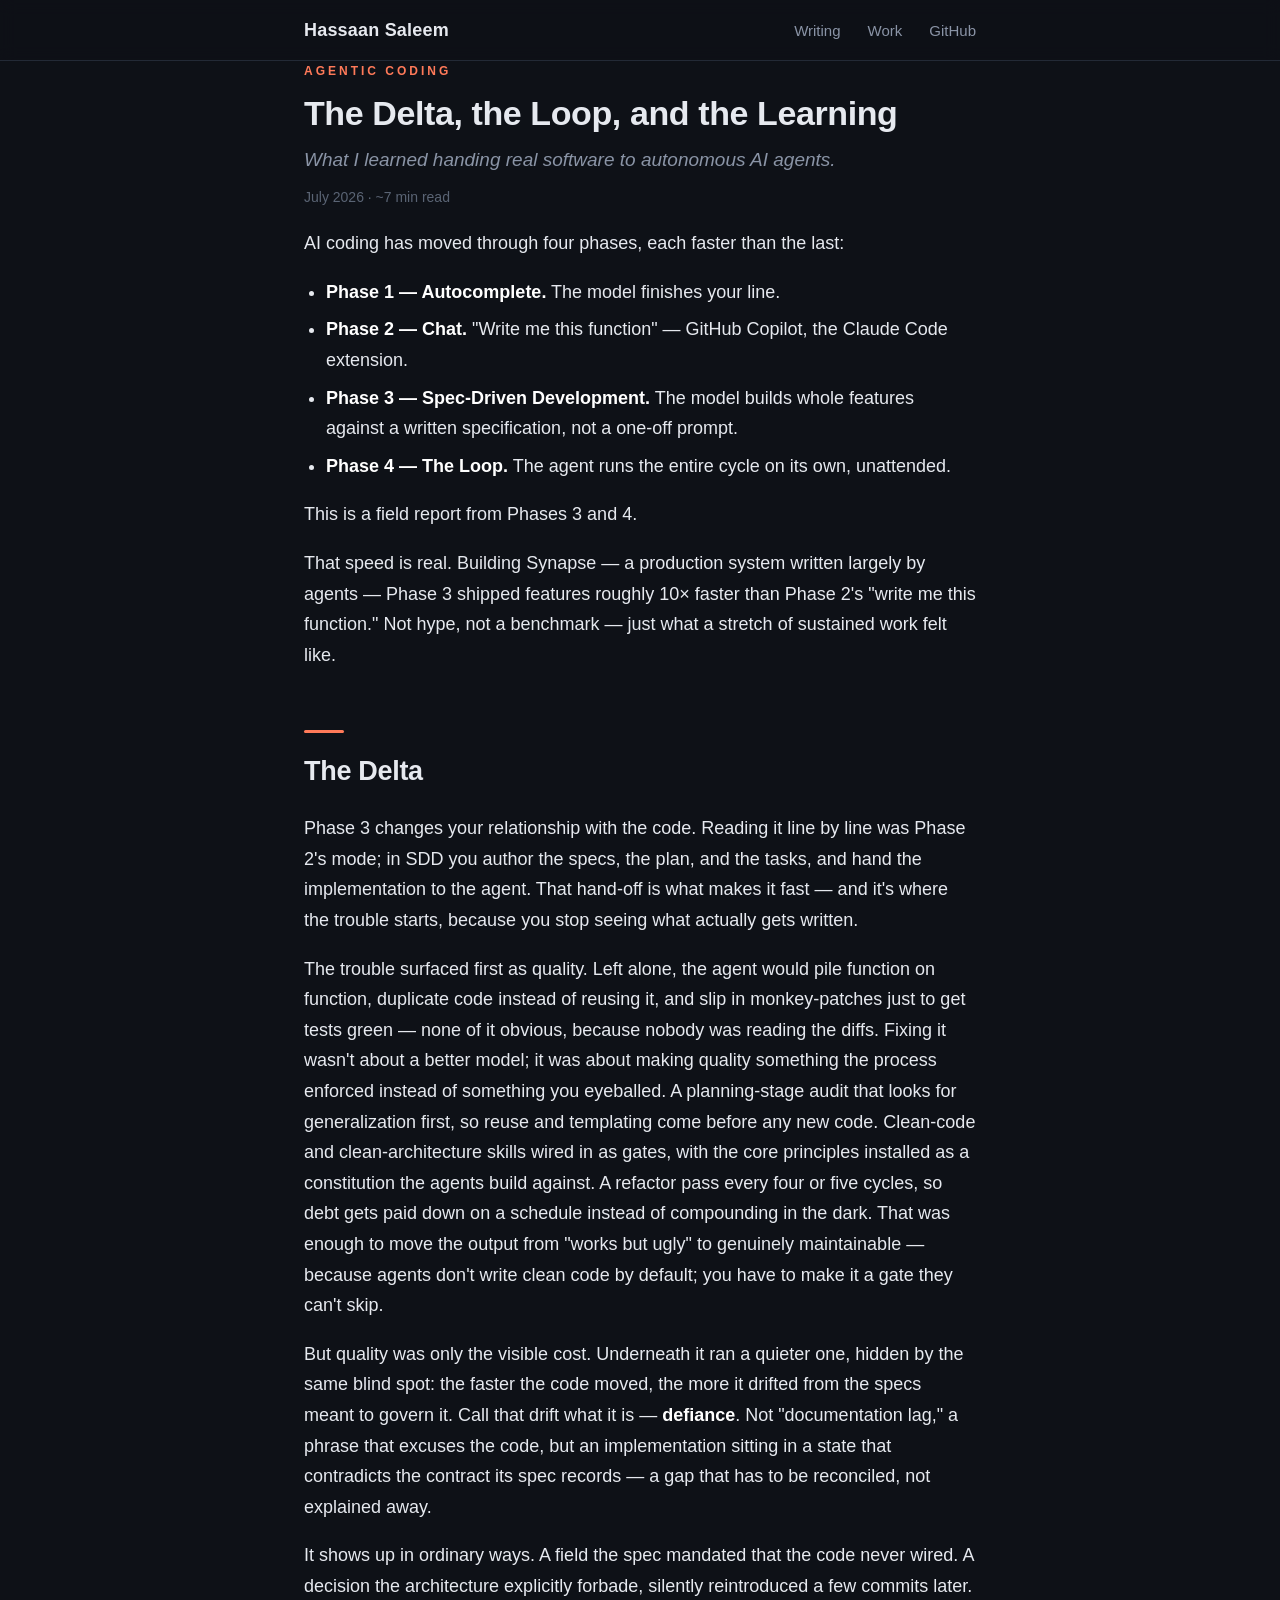
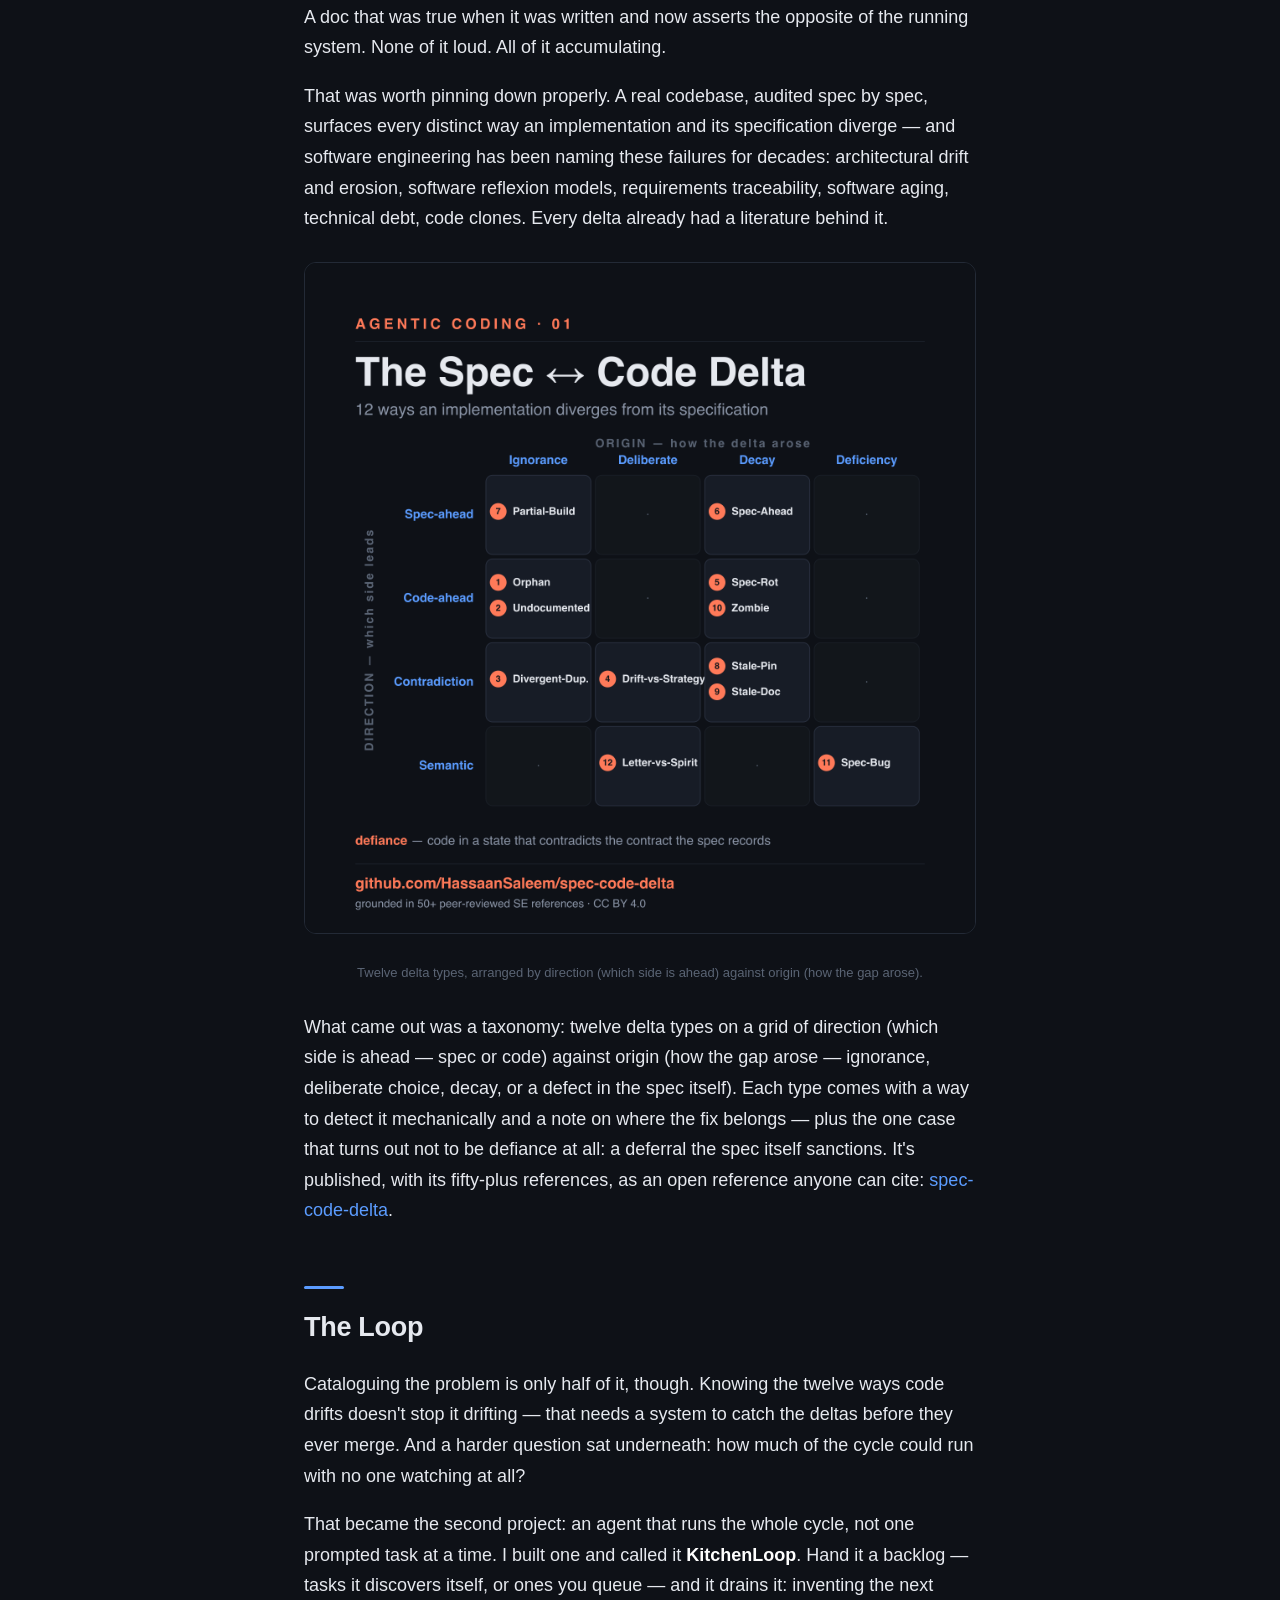
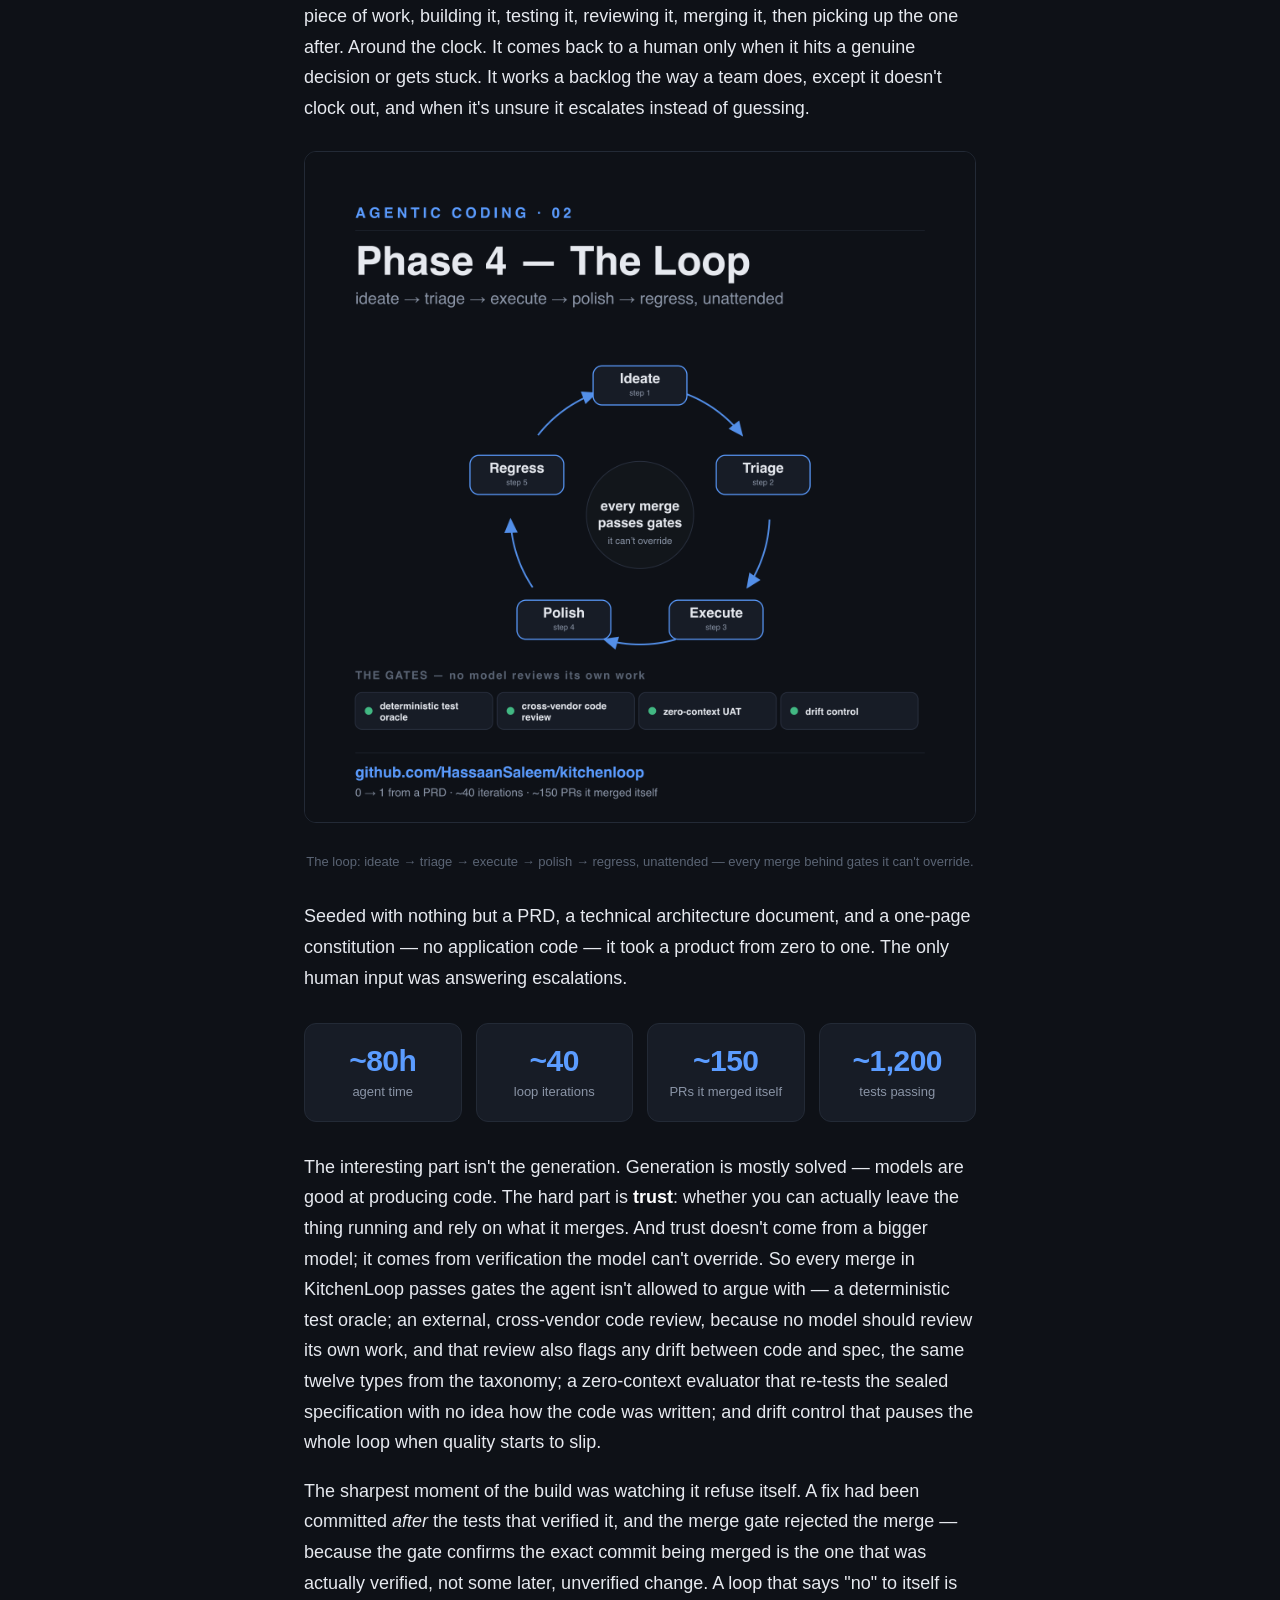
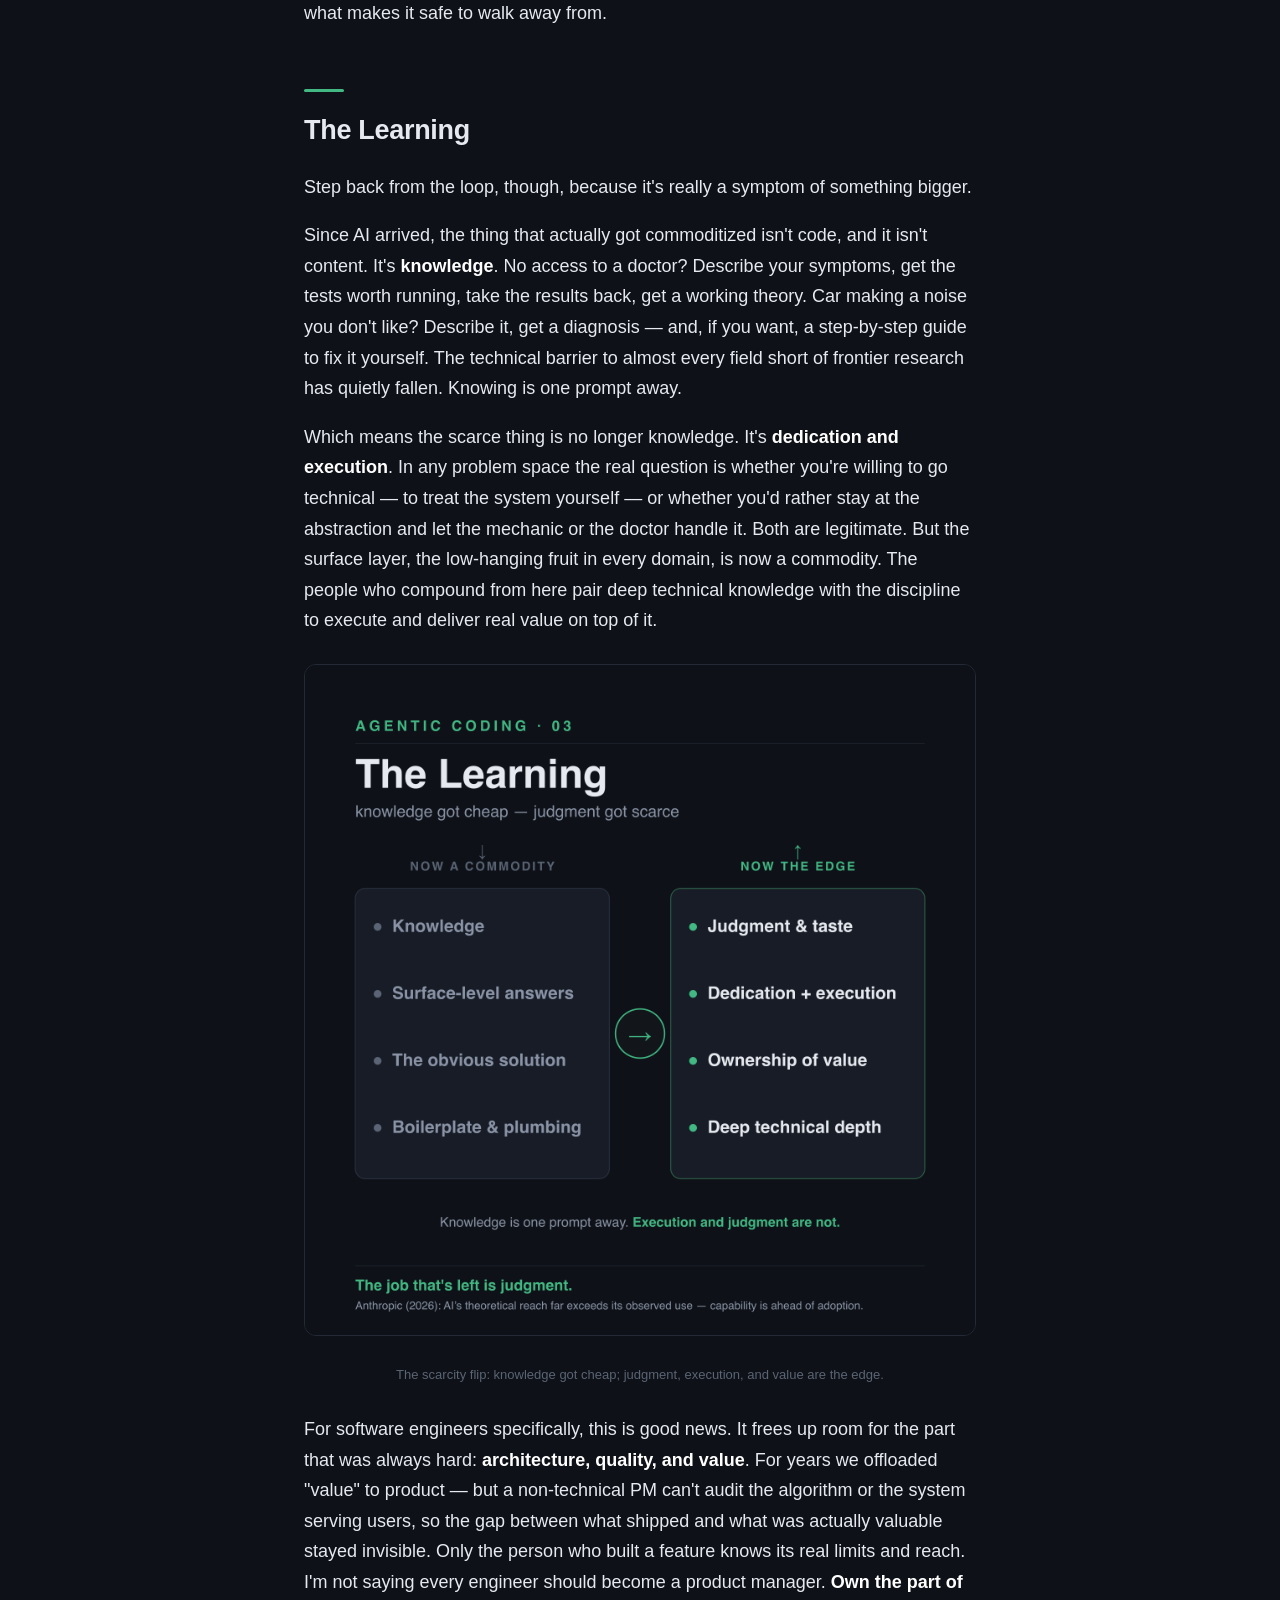
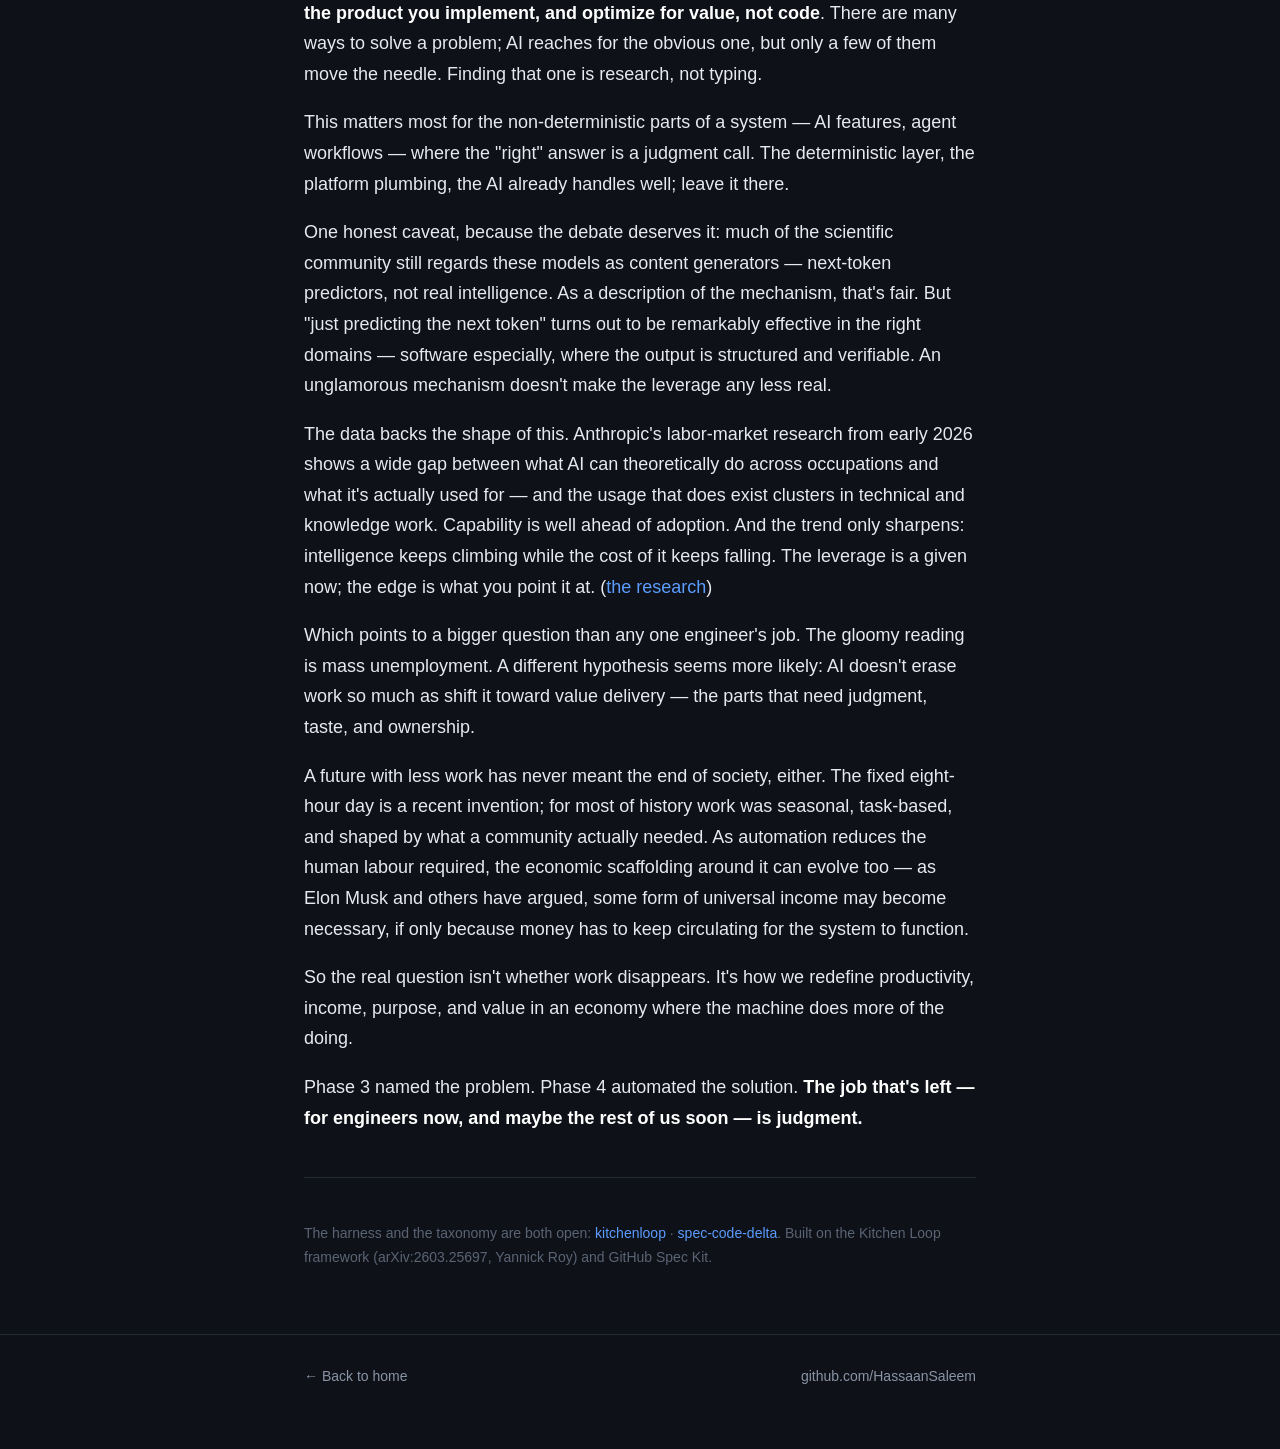
<file: writing/agentic-coding-the-delta-the-loop-and-the-learning.html>
<!doctype html>
<html lang="en">
<head>
  <meta charset="utf-8">
  <meta name="viewport" content="width=device-width, initial-scale=1">
  <title>Agentic Coding: The Delta, the Loop, and the Learning — Syed Hassaan Saleem</title>
  <meta name="description" content="What I learned handing real software to autonomous AI agents: the spec-to-code delta, the loop that contains it, and what it means for engineers.">
  <meta property="og:title" content="Agentic Coding: The Delta, the Loop, and the Learning">
  <meta property="og:description" content="What I learned handing real software to autonomous AI agents.">
  <meta property="og:type" content="article">
  <link rel="stylesheet" href="../assets/style.css">
  <link rel="icon" href="data:image/svg+xml,<svg xmlns=%22http://www.w3.org/2000/svg%22 viewBox=%220 0 100 100%22><text y=%22.9em%22 font-size=%2290%22>🔁</text></svg>">
</head>
<body>

<nav class="nav">
  <div class="wrap">
    <a class="brand" href="../index.html">Hassaan Saleem</a>
    <div class="links">
      <a href="../index.html#writing">Writing</a>
      <a href="../index.html#work">Work</a>
      <a href="https://github.com/HassaanSaleem" rel="me">GitHub</a>
    </div>
  </div>
</nav>

<main>
<article class="wrap">
  <div class="kicker">Agentic Coding</div>
  <h1>The Delta, the Loop, and the Learning</h1>
  <p class="subtitle">What I learned handing real software to autonomous AI agents.</p>
  <p class="meta">July 2026 · ~7 min read</p>

  <p>AI coding has moved through four phases, each faster than the last:</p>
  <ul>
    <li><strong>Phase 1 — Autocomplete.</strong> The model finishes your line.</li>
    <li><strong>Phase 2 — Chat.</strong> "Write me this function" — GitHub Copilot, the Claude Code extension.</li>
    <li><strong>Phase 3 — Spec-Driven Development.</strong> The model builds whole features against a written specification, not a one-off prompt.</li>
    <li><strong>Phase 4 — The Loop.</strong> The agent runs the entire cycle on its own, unattended.</li>
  </ul>
  <p>This is a field report from Phases 3 and 4.</p>

  <p>That speed is real. Building Synapse — a production system written largely by agents — Phase 3 shipped features roughly 10× faster than Phase 2's "write me this function." Not hype, not a benchmark — just what a stretch of sustained work felt like.</p>

  <h2 class="sec"><span class="tick" style="background:var(--warm)"></span>The Delta</h2>

  <p>Phase 3 changes your relationship with the code. Reading it line by line was Phase 2's mode; in SDD you author the specs, the plan, and the tasks, and hand the implementation to the agent. That hand-off is what makes it fast — and it's where the trouble starts, because you stop seeing what actually gets written.</p>

  <p>The trouble surfaced first as quality. Left alone, the agent would pile function on function, duplicate code instead of reusing it, and slip in monkey-patches just to get tests green — none of it obvious, because nobody was reading the diffs. Fixing it wasn't about a better model; it was about making quality something the process enforced instead of something you eyeballed. A planning-stage audit that looks for generalization first, so reuse and templating come before any new code. Clean-code and clean-architecture skills wired in as gates, with the core principles installed as a constitution the agents build against. A refactor pass every four or five cycles, so debt gets paid down on a schedule instead of compounding in the dark. That was enough to move the output from "works but ugly" to genuinely maintainable — because agents don't write clean code by default; you have to make it a gate they can't skip.</p>

  <p>But quality was only the visible cost. Underneath it ran a quieter one, hidden by the same blind spot: the faster the code moved, the more it drifted from the specs meant to govern it. Call that drift what it is — <strong>defiance</strong>. Not "documentation lag," a phrase that excuses the code, but an implementation sitting in a state that contradicts the contract its spec records — a gap that has to be reconciled, not explained away.</p>

  <p>It shows up in ordinary ways. A field the spec mandated that the code never wired. A decision the architecture explicitly forbade, silently reintroduced a few commits later. A doc that was true when it was written and now asserts the opposite of the running system. None of it loud. All of it accumulating.</p>

  <p>That was worth pinning down properly. A real codebase, audited spec by spec, surfaces every distinct way an implementation and its specification diverge — and software engineering has been naming these failures for decades: architectural drift and erosion, software reflexion models, requirements traceability, software aging, technical debt, code clones. Every delta already had a literature behind it.</p>

  <figure>
    <img src="../assets/delta-taxonomy.png" alt="A direction-by-origin grid classifying twelve spec-to-code delta types.">
    <figcaption>Twelve delta types, arranged by direction (which side is ahead) against origin (how the gap arose).</figcaption>
  </figure>

  <p>What came out was a taxonomy: twelve delta types on a grid of direction (which side is ahead — spec or code) against origin (how the gap arose — ignorance, deliberate choice, decay, or a defect in the spec itself). Each type comes with a way to detect it mechanically and a note on where the fix belongs — plus the one case that turns out not to be defiance at all: a deferral the spec itself sanctions. It's published, with its fifty-plus references, as an open reference anyone can cite: <a href="https://github.com/HassaanSaleem/spec-code-delta">spec-code-delta</a>.</p>

  <h2 class="sec"><span class="tick" style="background:var(--blue)"></span>The Loop</h2>

  <p>Cataloguing the problem is only half of it, though. Knowing the twelve ways code drifts doesn't stop it drifting — that needs a system to catch the deltas before they ever merge. And a harder question sat underneath: how much of the cycle could run with no one watching at all?</p>

  <p>That became the second project: an agent that runs the whole cycle, not one prompted task at a time. I built one and called it <strong>KitchenLoop</strong>. Hand it a backlog — tasks it discovers itself, or ones you queue — and it drains it: inventing the next piece of work, building it, testing it, reviewing it, merging it, then picking up the one after. Around the clock. It comes back to a human only when it hits a genuine decision or gets stuck. It works a backlog the way a team does, except it doesn't clock out, and when it's unsure it escalates instead of guessing.</p>

  <figure>
    <img src="../assets/the-loop.png" alt="A five-stage loop — ideate, triage, execute, polish, regress — around a core of merge gates.">
    <figcaption>The loop: ideate → triage → execute → polish → regress, unattended — every merge behind gates it can't override.</figcaption>
  </figure>

  <p>Seeded with nothing but a PRD, a technical architecture document, and a one-page constitution — no application code — it took a product from zero to one. The only human input was answering escalations.</p>

  <div class="stats">
    <div class="stat"><div class="n">~80h</div><div class="l">agent time</div></div>
    <div class="stat"><div class="n">~40</div><div class="l">loop iterations</div></div>
    <div class="stat"><div class="n">~150</div><div class="l">PRs it merged itself</div></div>
    <div class="stat"><div class="n">~1,200</div><div class="l">tests passing</div></div>
  </div>

  <p>The interesting part isn't the generation. Generation is mostly solved — models are good at producing code. The hard part is <strong>trust</strong>: whether you can actually leave the thing running and rely on what it merges. And trust doesn't come from a bigger model; it comes from verification the model can't override. So every merge in KitchenLoop passes gates the agent isn't allowed to argue with — a deterministic test oracle; an external, cross-vendor code review, because no model should review its own work, and that review also flags any drift between code and spec, the same twelve types from the taxonomy; a zero-context evaluator that re-tests the sealed specification with no idea how the code was written; and drift control that pauses the whole loop when quality starts to slip.</p>

  <p>The sharpest moment of the build was watching it refuse itself. A fix had been committed <em>after</em> the tests that verified it, and the merge gate rejected the merge — because the gate confirms the exact commit being merged is the one that was actually verified, not some later, unverified change. A loop that says "no" to itself is what makes it safe to walk away from.</p>

  <h2 class="sec"><span class="tick" style="background:var(--green)"></span>The Learning</h2>

  <p>Step back from the loop, though, because it's really a symptom of something bigger.</p>

  <p>Since AI arrived, the thing that actually got commoditized isn't code, and it isn't content. It's <strong>knowledge</strong>. No access to a doctor? Describe your symptoms, get the tests worth running, take the results back, get a working theory. Car making a noise you don't like? Describe it, get a diagnosis — and, if you want, a step-by-step guide to fix it yourself. The technical barrier to almost every field short of frontier research has quietly fallen. Knowing is one prompt away.</p>

  <p>Which means the scarce thing is no longer knowledge. It's <strong>dedication and execution</strong>. In any problem space the real question is whether you're willing to go technical — to treat the system yourself — or whether you'd rather stay at the abstraction and let the mechanic or the doctor handle it. Both are legitimate. But the surface layer, the low-hanging fruit in every domain, is now a commodity. The people who compound from here pair deep technical knowledge with the discipline to execute and deliver real value on top of it.</p>

  <figure>
    <img src="../assets/the-learning.png" alt="Two columns contrasting what is now a commodity — knowledge, surface-level answers, the obvious solution, boilerplate — against the new edge: judgment and taste, dedication plus execution, ownership of value, and deep technical depth.">
    <figcaption>The scarcity flip: knowledge got cheap; judgment, execution, and value are the edge.</figcaption>
  </figure>

  <p>For software engineers specifically, this is good news. It frees up room for the part that was always hard: <strong>architecture, quality, and value</strong>. For years we offloaded "value" to product — but a non-technical PM can't audit the algorithm or the system serving users, so the gap between what shipped and what was actually valuable stayed invisible. Only the person who built a feature knows its real limits and reach. I'm not saying every engineer should become a product manager. <strong>Own the part of the product you implement, and optimize for value, not code</strong>. There are many ways to solve a problem; AI reaches for the obvious one, but only a few of them move the needle. Finding that one is research, not typing.</p>

  <p>This matters most for the non-deterministic parts of a system — AI features, agent workflows — where the "right" answer is a judgment call. The deterministic layer, the platform plumbing, the AI already handles well; leave it there.</p>

  <p>One honest caveat, because the debate deserves it: much of the scientific community still regards these models as content generators — next-token predictors, not real intelligence. As a description of the mechanism, that's fair. But "just predicting the next token" turns out to be remarkably effective in the right domains — software especially, where the output is structured and verifiable. An unglamorous mechanism doesn't make the leverage any less real.</p>

  <p>The data backs the shape of this. Anthropic's labor-market research from early 2026 shows a wide gap between what AI can theoretically do across occupations and what it's actually used for — and the usage that does exist clusters in technical and knowledge work. Capability is well ahead of adoption. And the trend only sharpens: intelligence keeps climbing while the cost of it keeps falling. The leverage is a given now; the edge is what you point it at. (<a href="https://www.anthropic.com/research/labor-market-impacts">the research</a>)</p>

  <p>Which points to a bigger question than any one engineer's job. The gloomy reading is mass unemployment. A different hypothesis seems more likely: AI doesn't erase work so much as shift it toward value delivery — the parts that need judgment, taste, and ownership.</p>

  <p>A future with less work has never meant the end of society, either. The fixed eight-hour day is a recent invention; for most of history work was seasonal, task-based, and shaped by what a community actually needed. As automation reduces the human labour required, the economic scaffolding around it can evolve too — as Elon Musk and others have argued, some form of universal income may become necessary, if only because money has to keep circulating for the system to function.</p>

  <p>So the real question isn't whether work disappears. It's how we redefine productivity, income, purpose, and value in an economy where the machine does more of the doing.</p>

  <p>Phase 3 named the problem. Phase 4 automated the solution. <strong>The job that's left — for engineers now, and maybe the rest of us soon — is judgment.</strong></p>

  <hr>

  <p class="meta">The harness and the taxonomy are both open: <a href="https://github.com/HassaanSaleem/kitchenloop">kitchenloop</a> · <a href="https://github.com/HassaanSaleem/spec-code-delta">spec-code-delta</a>. Built on the Kitchen Loop framework (arXiv:2603.25697, Yannick Roy) and GitHub Spec Kit.</p>

</article>
</main>

<footer>
  <div class="wrap">
    <span><a href="../index.html">← Back to home</a></span>
    <span><a href="https://github.com/HassaanSaleem">github.com/HassaanSaleem</a></span>
  </div>
</footer>

</body>
</html>
</file>
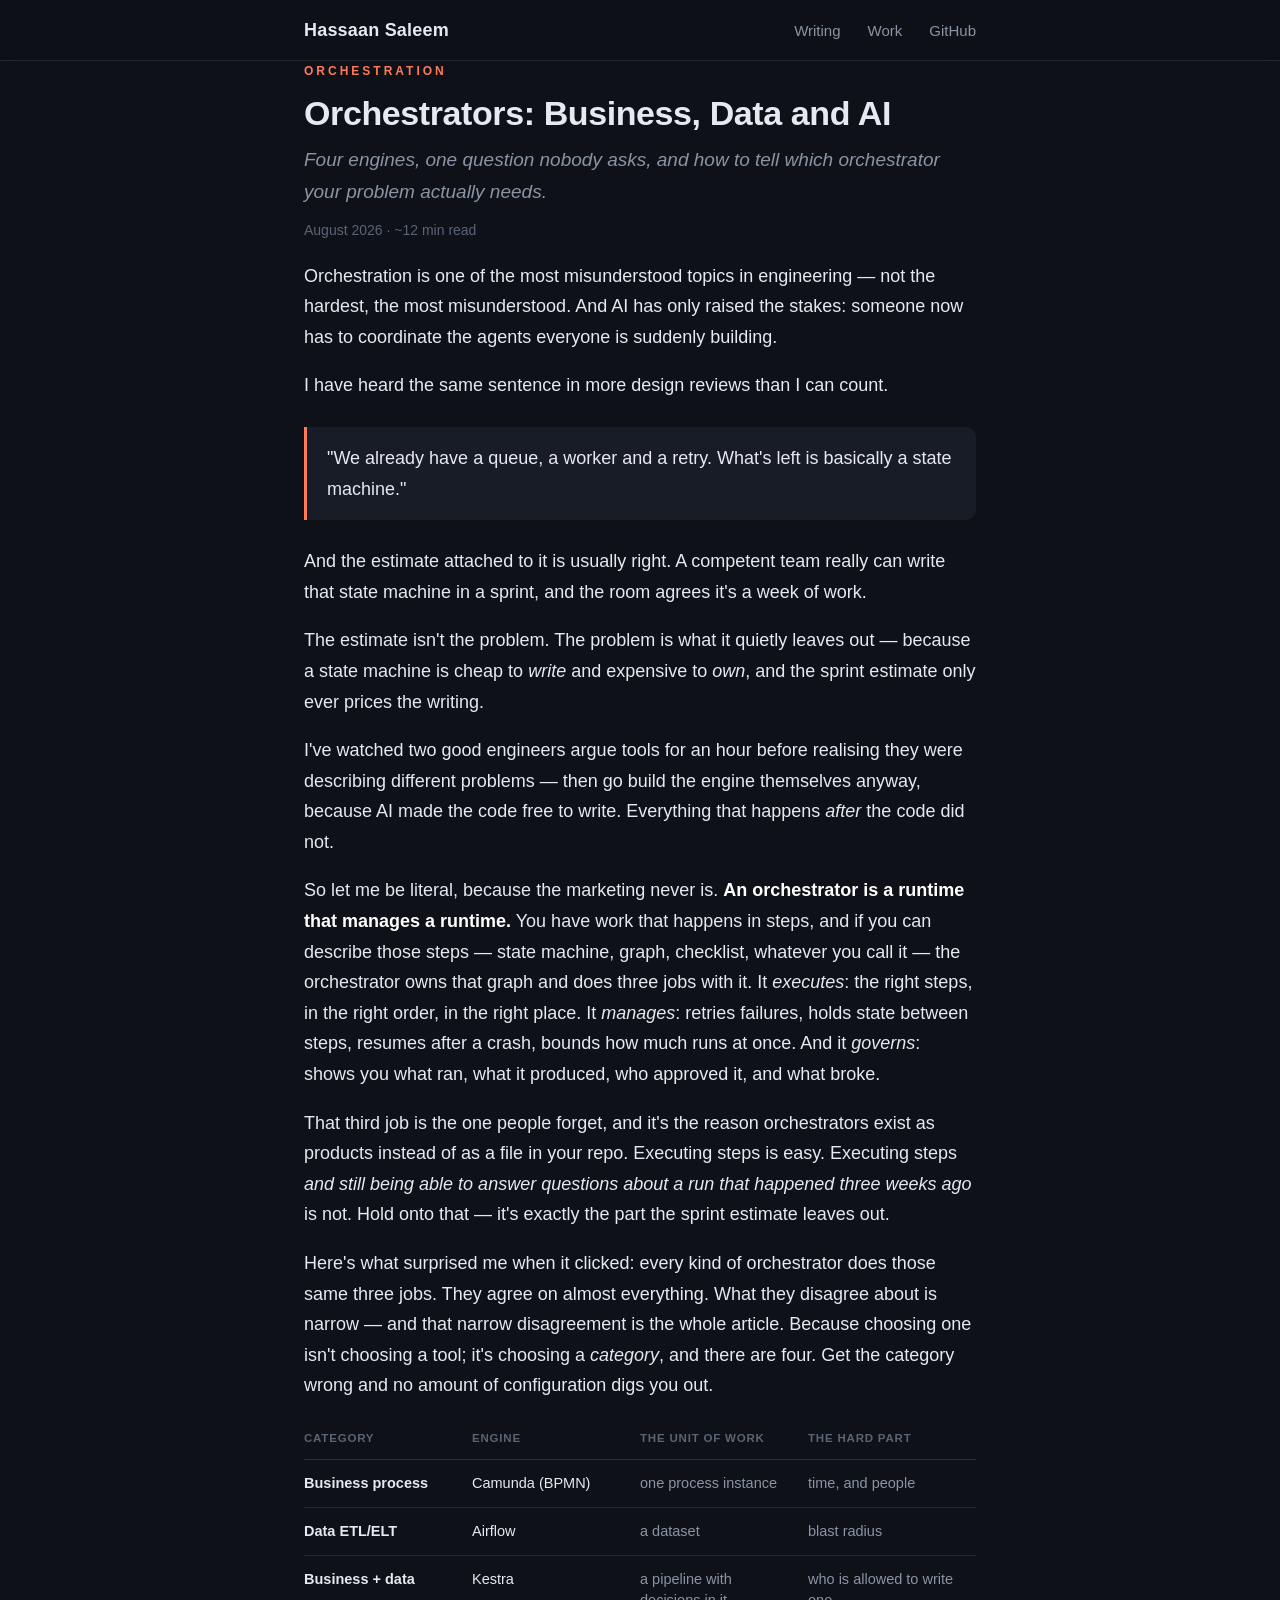
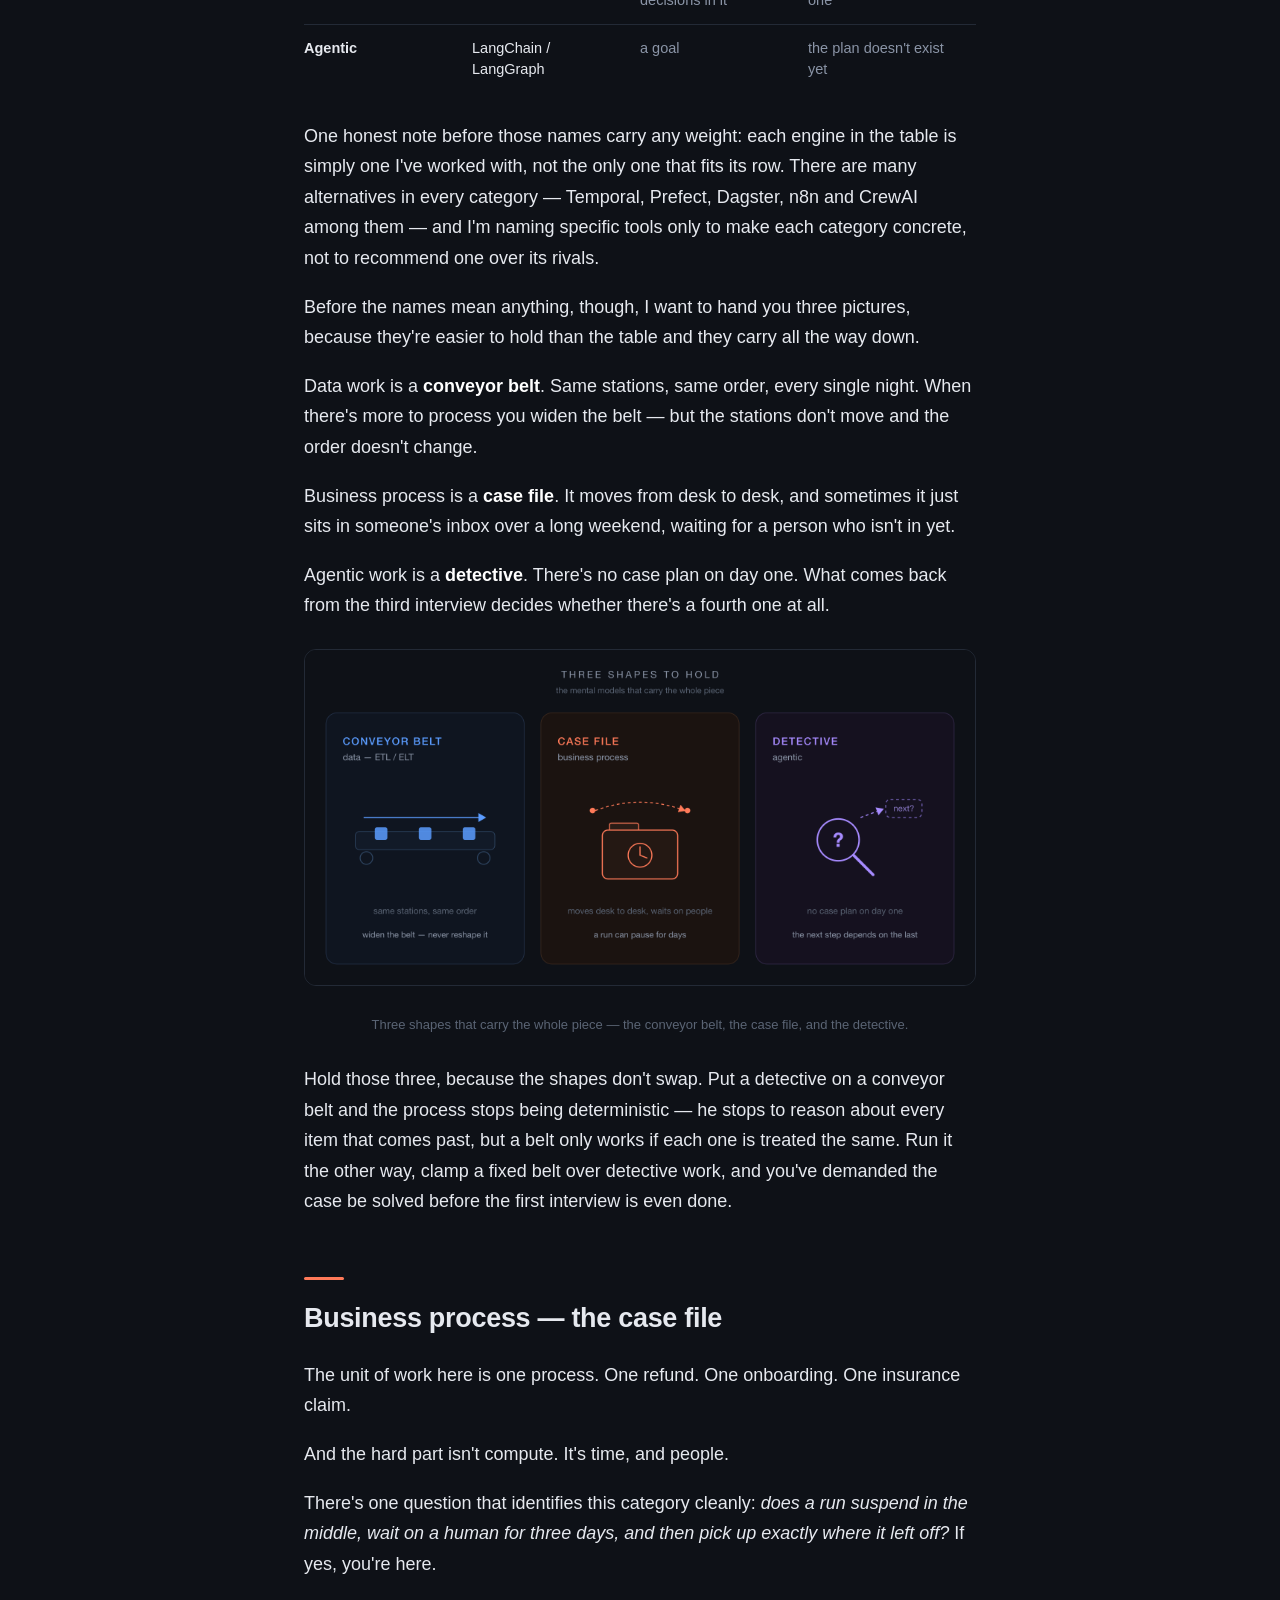
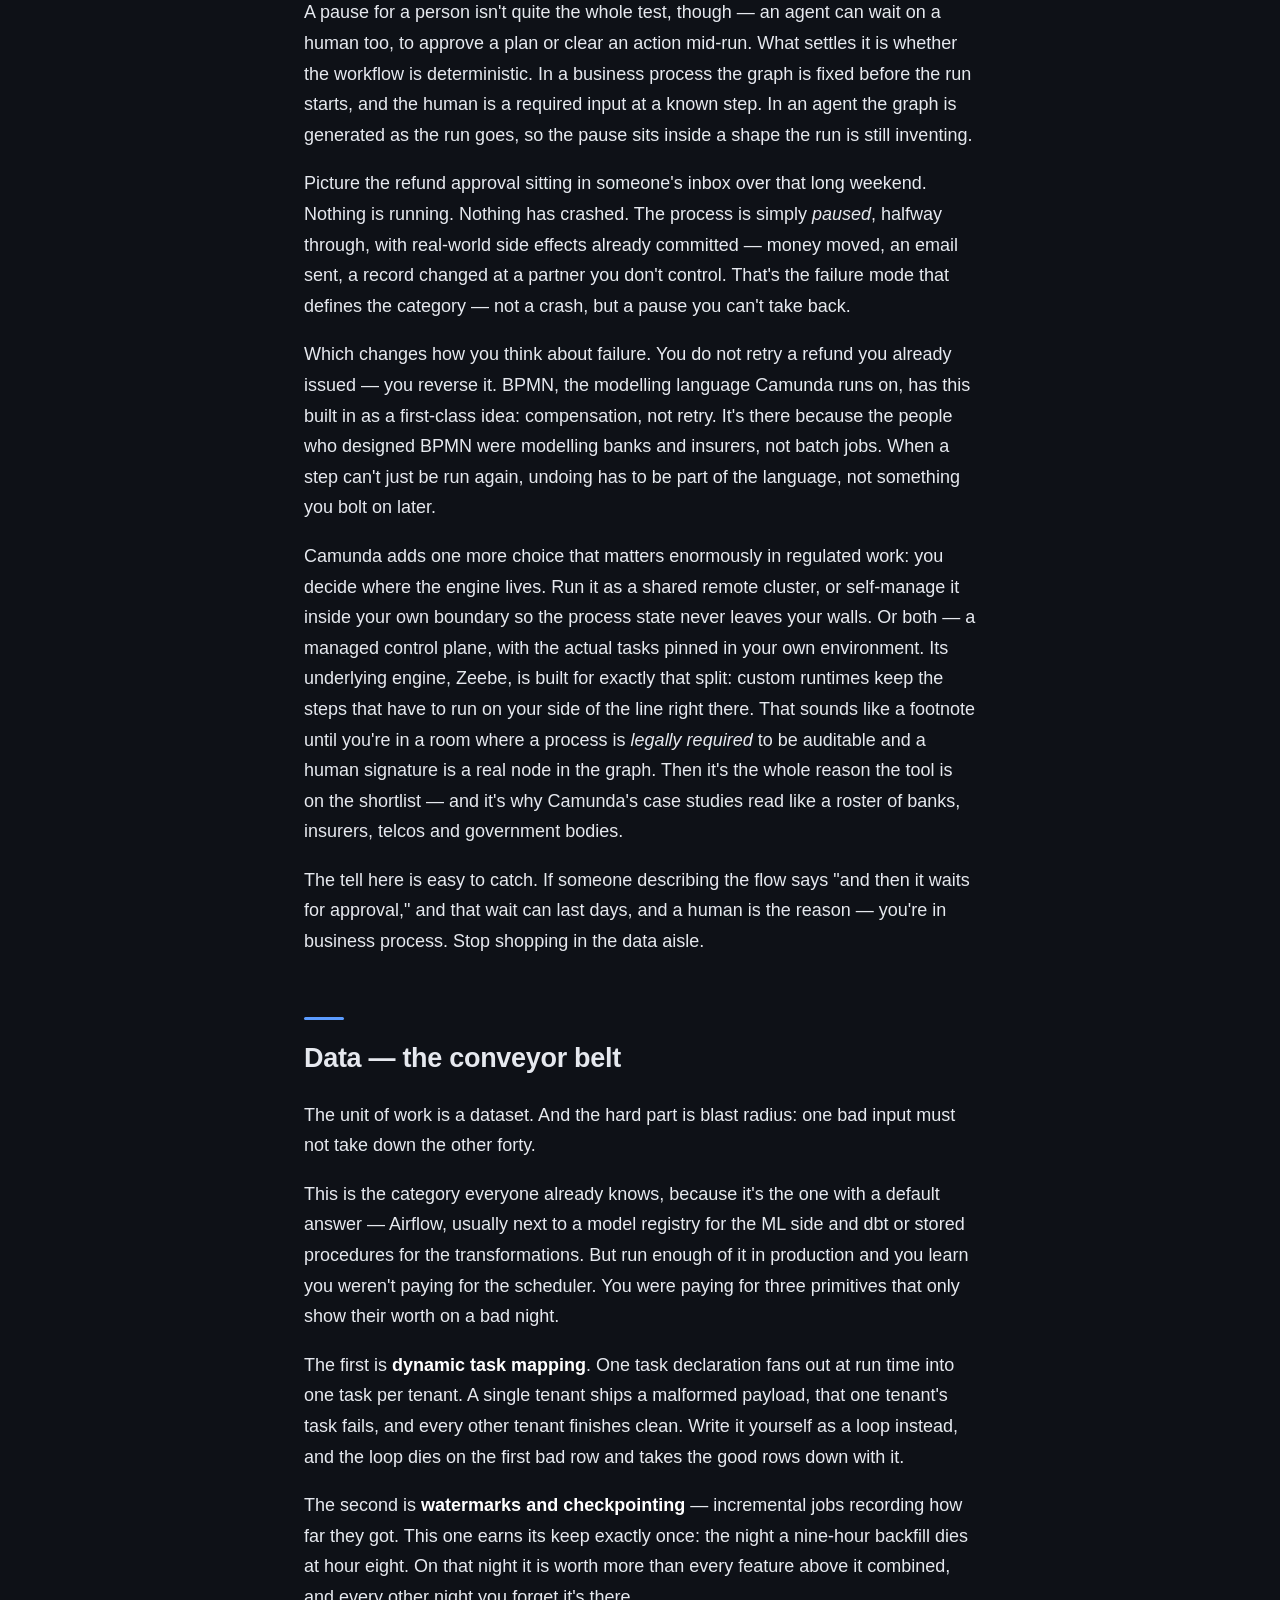
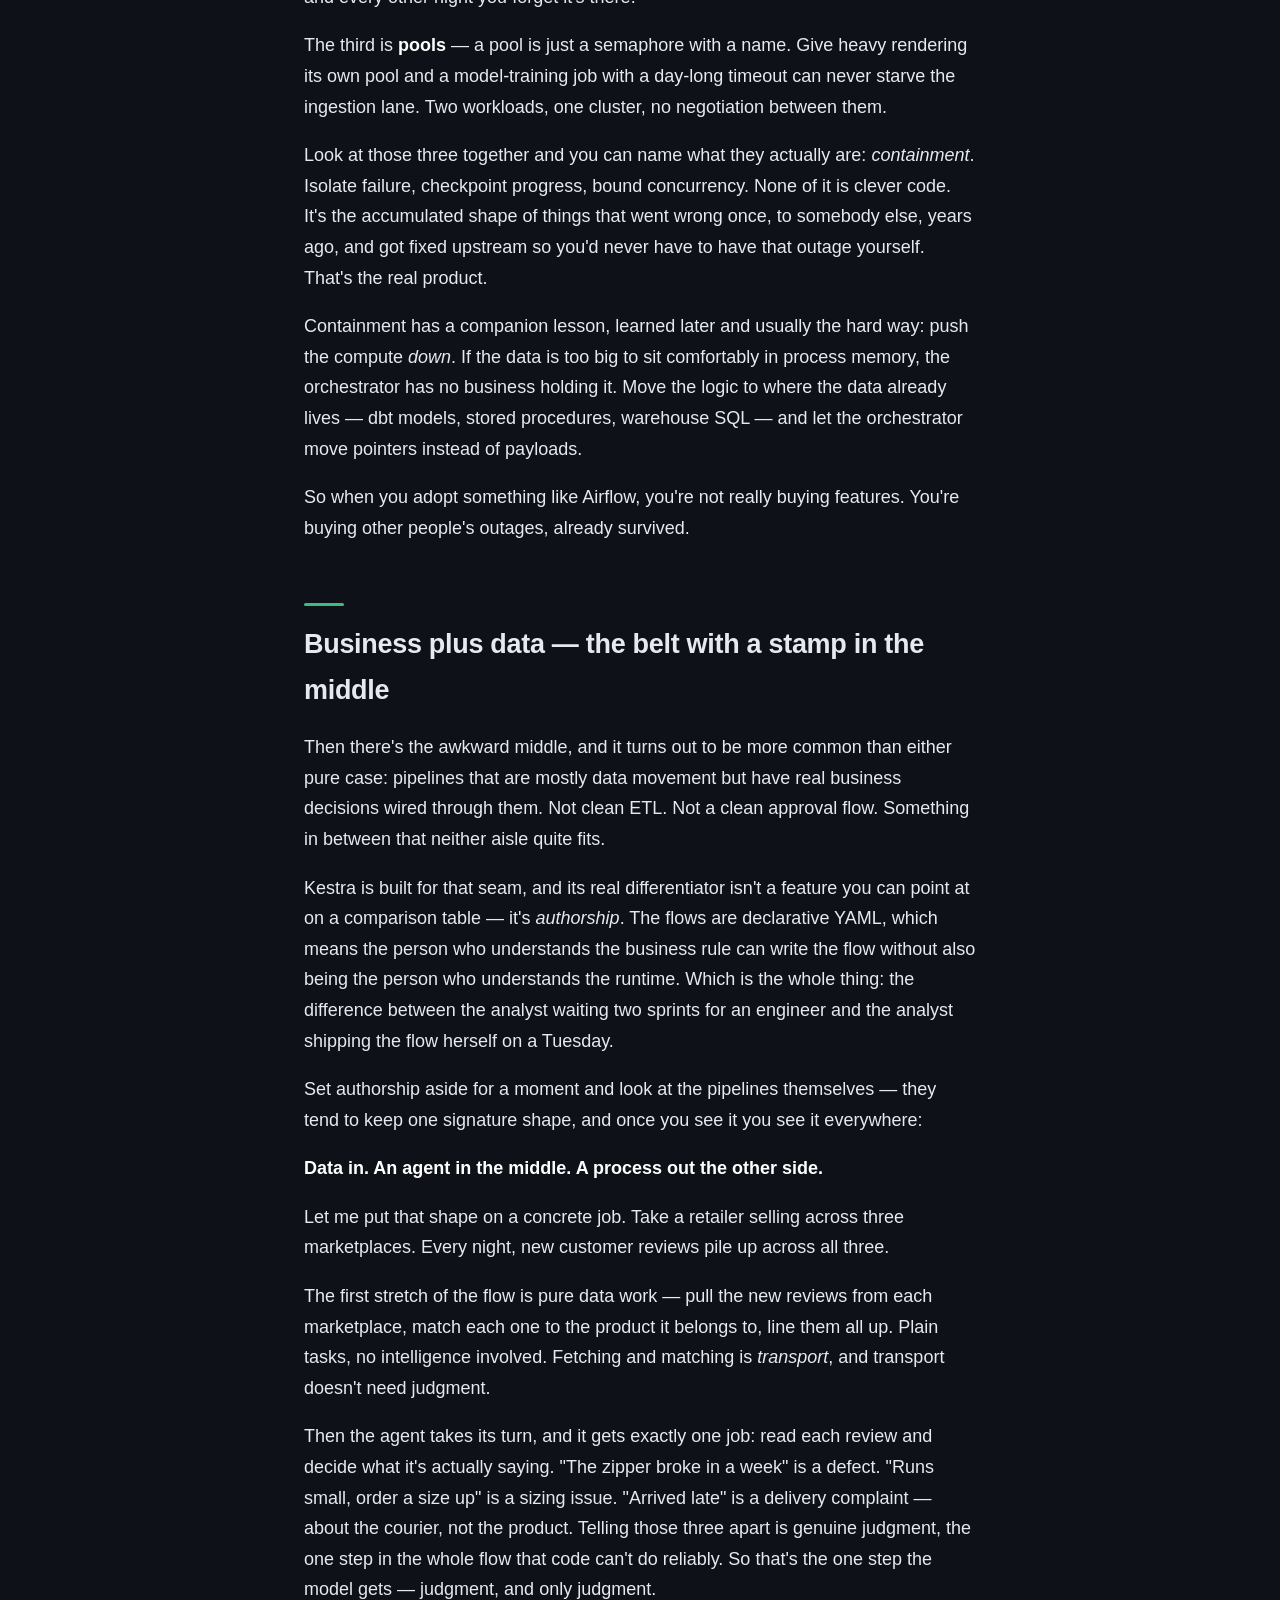
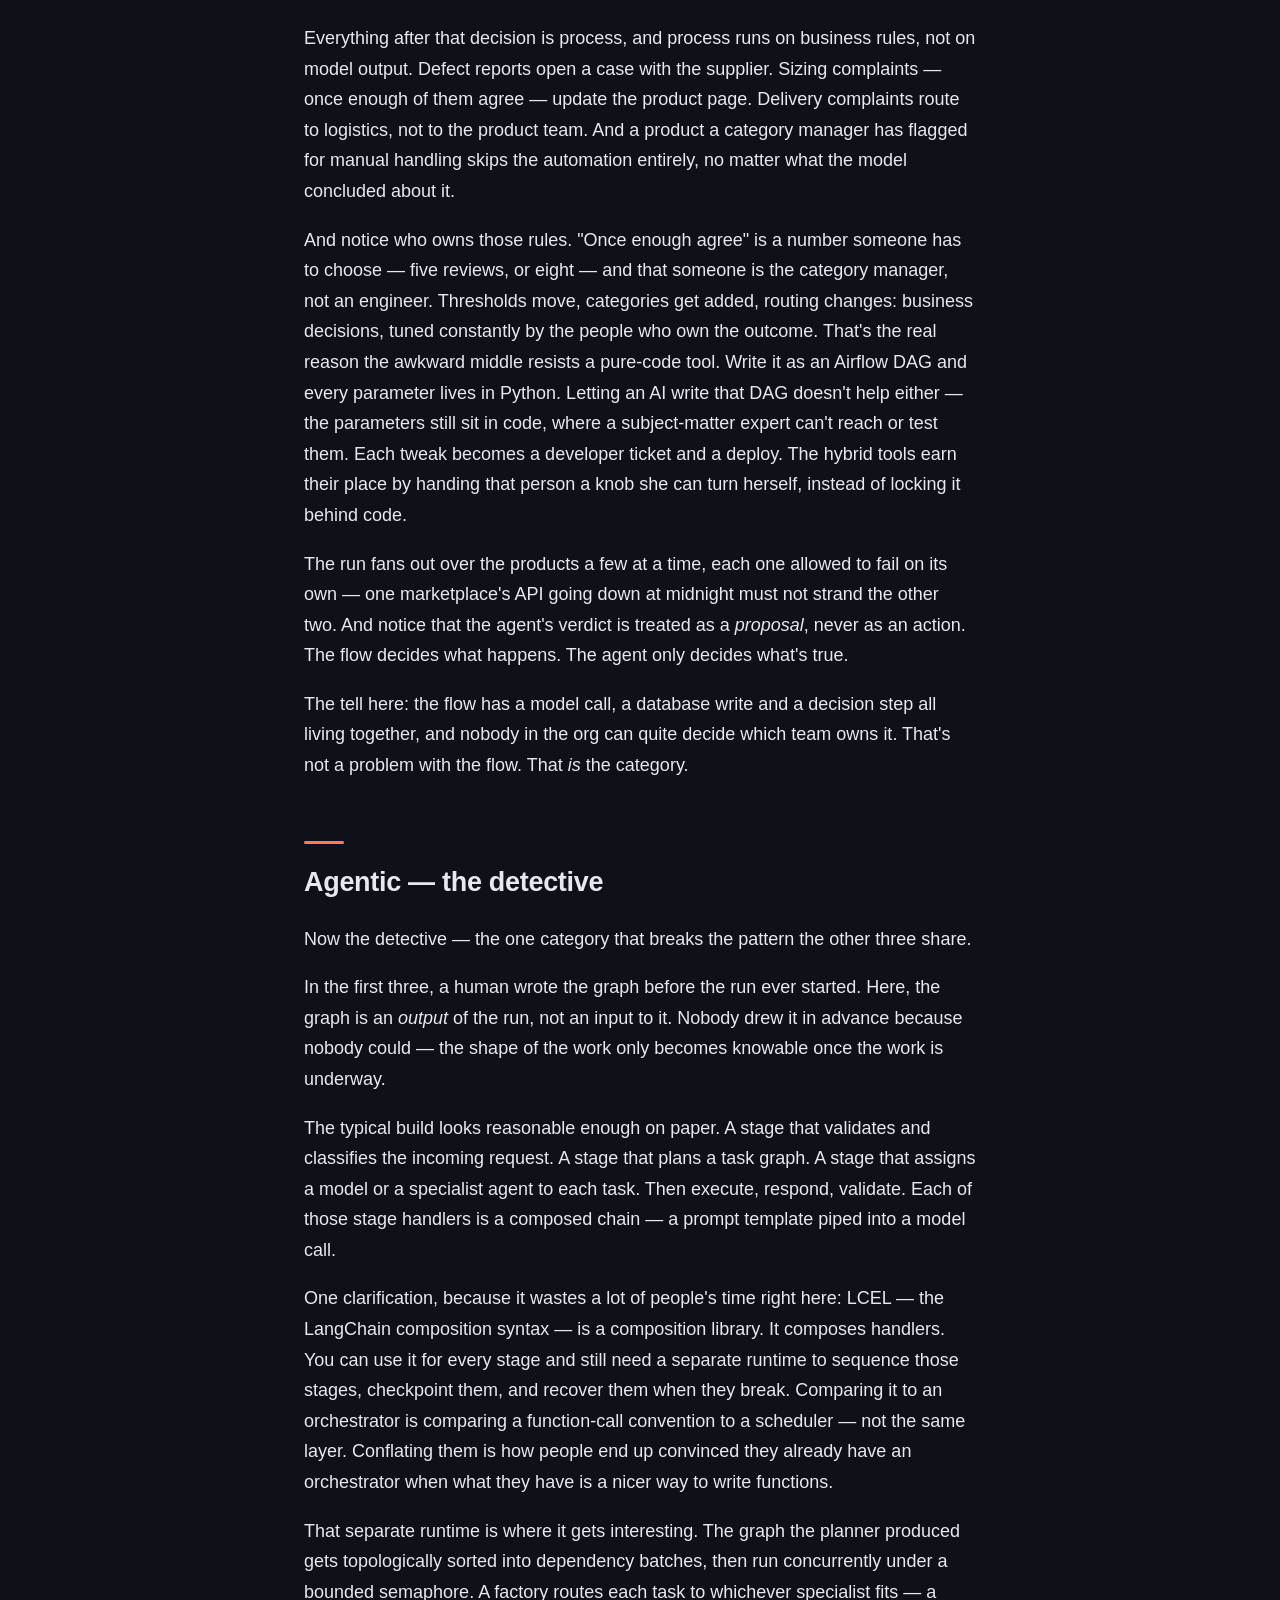
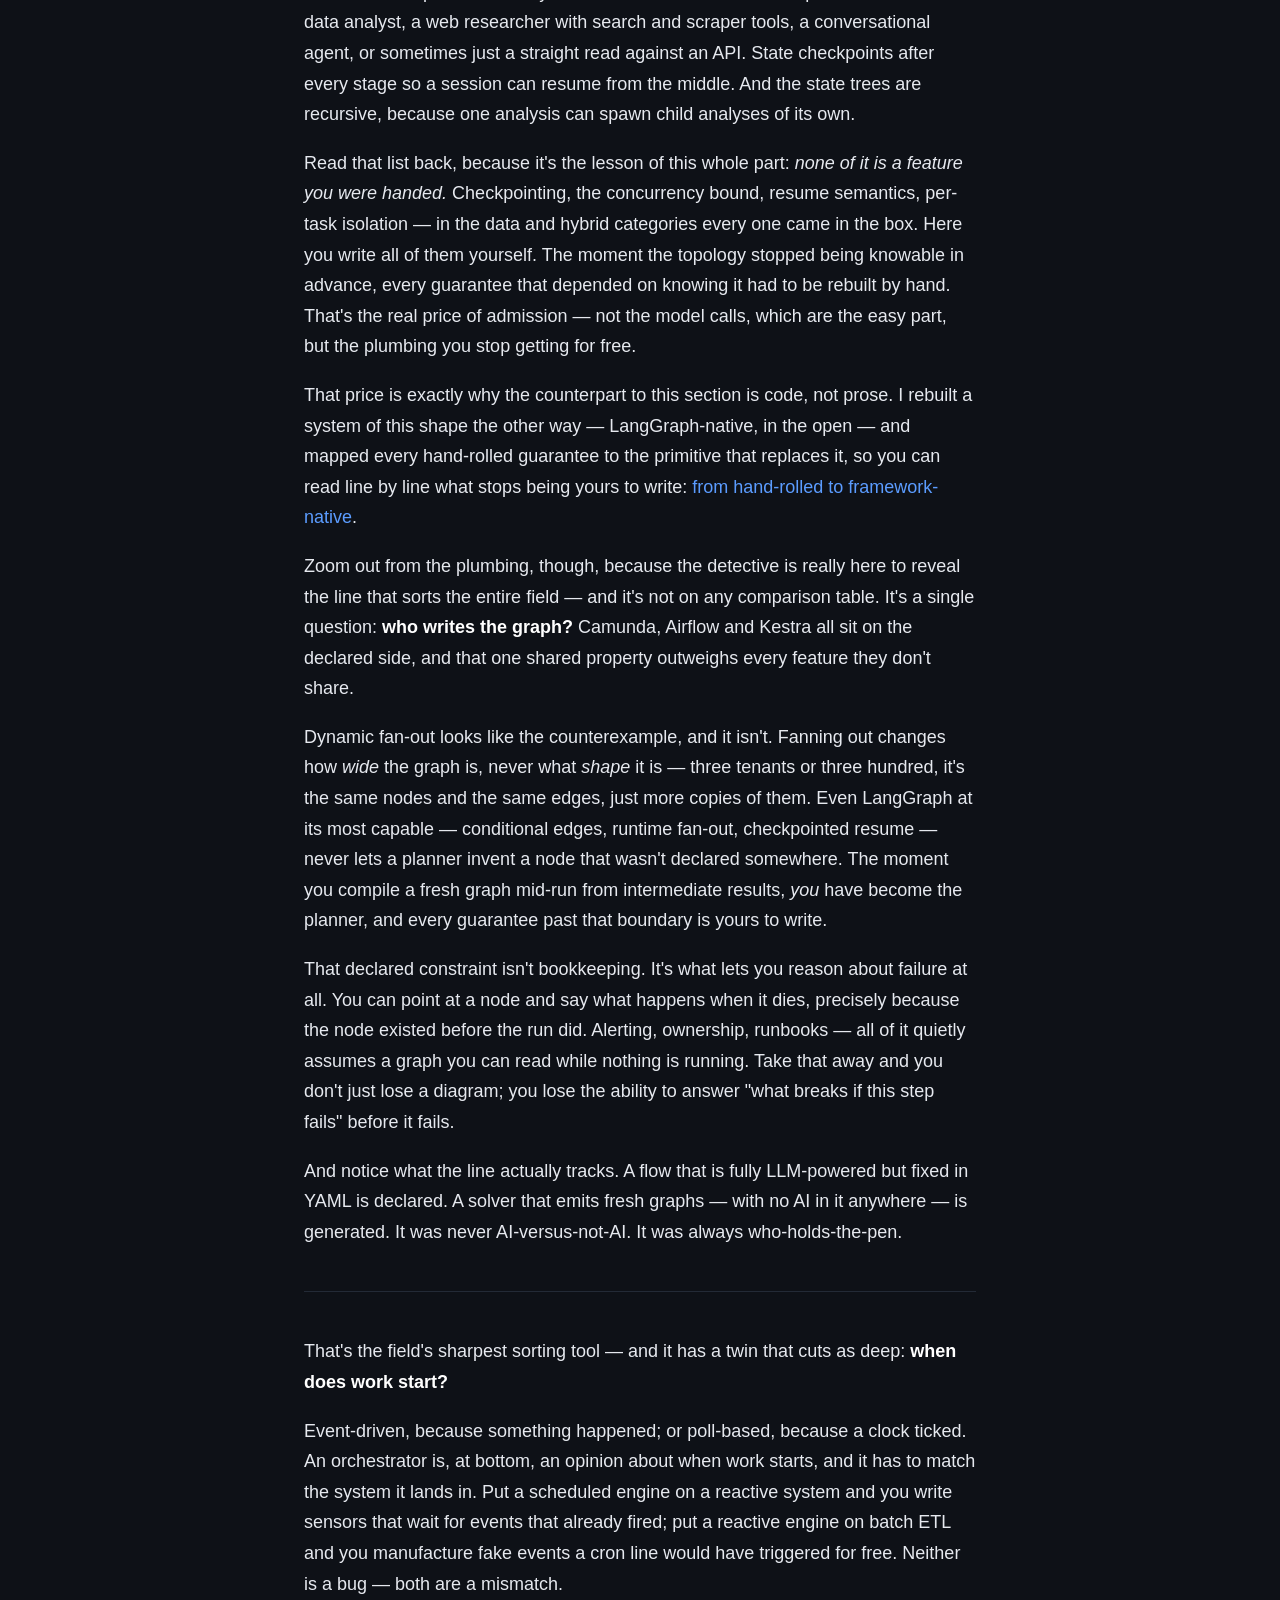
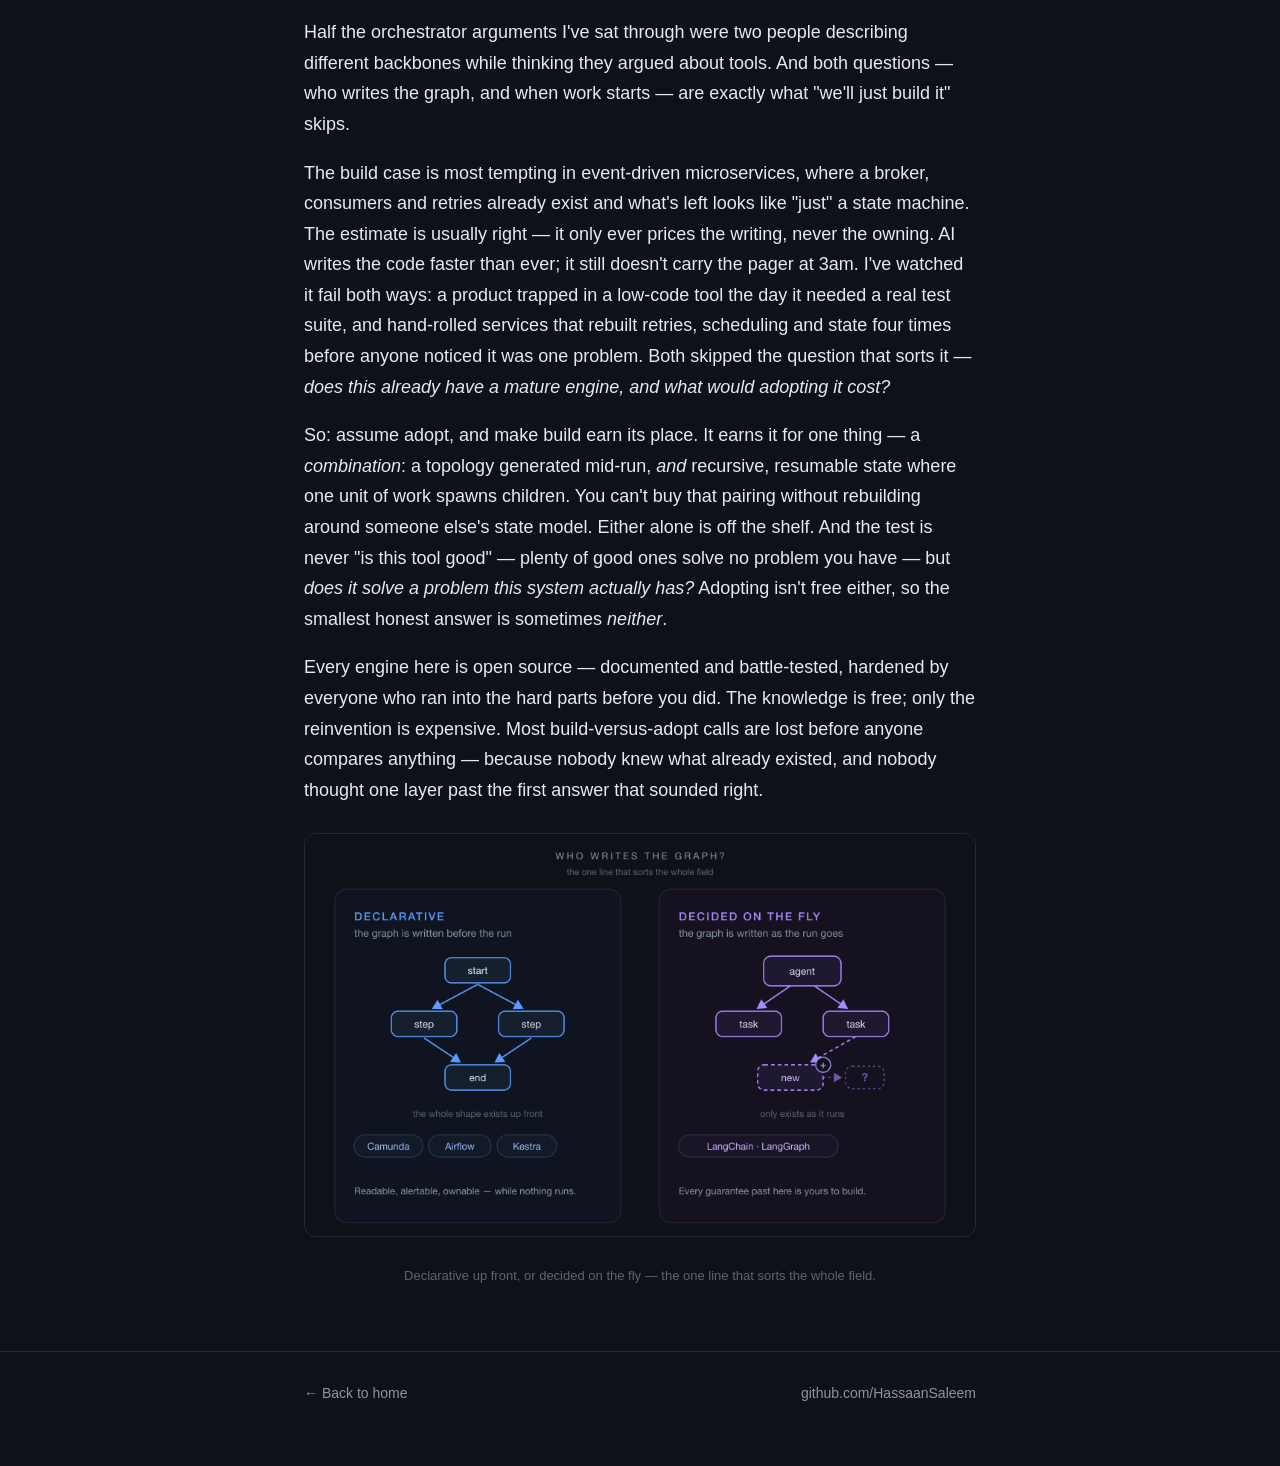
<file: writing/orchestrators-business-data-ai.html>
<!doctype html>
<html lang="en">
<head>
  <meta charset="utf-8">
  <meta name="viewport" content="width=device-width, initial-scale=1">
  <title>Orchestrators: Business, Data and AI — Syed Hassaan Saleem</title>
  <meta name="description" content="A plain-language walk through what an orchestrator actually is, the four kinds that exist, how to tell which one your problem needs, and why the honest answer is almost always to adopt one rather than build it.">
  <meta property="og:title" content="Orchestrators: Business, Data and AI">
  <meta property="og:description" content="Four engines, one question nobody asks, and how to tell which orchestrator your problem actually needs.">
  <meta property="og:type" content="article">
  <link rel="stylesheet" href="../assets/style.css">
  <link rel="icon" href="data:image/svg+xml,<svg xmlns=%22http://www.w3.org/2000/svg%22 viewBox=%220 0 100 100%22><text y=%22.9em%22 font-size=%2290%22>🔀</text></svg>">
</head>
<body>

<nav class="nav">
  <div class="wrap">
    <a class="brand" href="../index.html">Hassaan Saleem</a>
    <div class="links">
      <a href="../index.html#writing">Writing</a>
      <a href="../index.html#work">Work</a>
      <a href="https://github.com/HassaanSaleem" rel="me">GitHub</a>
    </div>
  </div>
</nav>

<main>
<article class="wrap">
  <div class="kicker">Orchestration</div>
  <h1>Orchestrators: Business, Data and AI</h1>
  <p class="subtitle">Four engines, one question nobody asks, and how to tell which orchestrator your problem actually needs.</p>
  <p class="meta">August 2026 · ~12 min read</p>

  <p>Orchestration is one of the most misunderstood topics in engineering — not the hardest, the most misunderstood. And AI has only raised the stakes: someone now has to coordinate the agents everyone is suddenly building.</p>

  <p>I have heard the same sentence in more design reviews than I can count.</p>

  <blockquote><p>"We already have a queue, a worker and a retry. What's left is basically a state machine."</p></blockquote>

  <p>And the estimate attached to it is usually right. A competent team really can write that state machine in a sprint, and the room agrees it's a week of work.</p>

  <p>The estimate isn't the problem. The problem is what it quietly leaves out — because a state machine is cheap to <em>write</em> and expensive to <em>own</em>, and the sprint estimate only ever prices the writing.</p>

  <p>I've watched two good engineers argue tools for an hour before realising they were describing different problems — then go build the engine themselves anyway, because AI made the code free to write. Everything that happens <em>after</em> the code did not.</p>

  <p>So let me be literal, because the marketing never is. <strong>An orchestrator is a runtime that manages a runtime.</strong> You have work that happens in steps, and if you can describe those steps — state machine, graph, checklist, whatever you call it — the orchestrator owns that graph and does three jobs with it. It <em>executes</em>: the right steps, in the right order, in the right place. It <em>manages</em>: retries failures, holds state between steps, resumes after a crash, bounds how much runs at once. And it <em>governs</em>: shows you what ran, what it produced, who approved it, and what broke.</p>

  <p>That third job is the one people forget, and it's the reason orchestrators exist as products instead of as a file in your repo. Executing steps is easy. Executing steps <em>and still being able to answer questions about a run that happened three weeks ago</em> is not. Hold onto that — it's exactly the part the sprint estimate leaves out.</p>

  <p>Here's what surprised me when it clicked: every kind of orchestrator does those same three jobs. They agree on almost everything. What they disagree about is narrow — and that narrow disagreement is the whole article. Because choosing one isn't choosing a tool; it's choosing a <em>category</em>, and there are four. Get the category wrong and no amount of configuration digs you out.</p>

  <table>
    <thead>
      <tr><th>Category</th><th>Engine</th><th>The unit of work</th><th>The hard part</th></tr>
    </thead>
    <tbody>
      <tr><td>Business process</td><td>Camunda (BPMN)</td><td>one process instance</td><td>time, and people</td></tr>
      <tr><td>Data ETL/ELT</td><td>Airflow</td><td>a dataset</td><td>blast radius</td></tr>
      <tr><td>Business + data</td><td>Kestra</td><td>a pipeline with decisions in it</td><td>who is allowed to write one</td></tr>
      <tr><td>Agentic</td><td>LangChain / LangGraph</td><td>a goal</td><td>the plan doesn't exist yet</td></tr>
    </tbody>
  </table>

  <p>One honest note before those names carry any weight: each engine in the table is simply one I've worked with, not the only one that fits its row. There are many alternatives in every category — Temporal, Prefect, Dagster, n8n and CrewAI among them — and I'm naming specific tools only to make each category concrete, not to recommend one over its rivals.</p>

  <p>Before the names mean anything, though, I want to hand you three pictures, because they're easier to hold than the table and they carry all the way down.</p>

  <p>Data work is a <strong>conveyor belt</strong>. Same stations, same order, every single night. When there's more to process you widen the belt — but the stations don't move and the order doesn't change.</p>

  <p>Business process is a <strong>case file</strong>. It moves from desk to desk, and sometimes it just sits in someone's inbox over a long weekend, waiting for a person who isn't in yet.</p>

  <p>Agentic work is a <strong>detective</strong>. There's no case plan on day one. What comes back from the third interview decides whether there's a fourth one at all.</p>

  <figure>
    <img src="../assets/orch-shapes.png" alt="Three shapes to hold — the conveyor belt (data), the case file (business process), and the detective (agentic).">
    <figcaption>Three shapes that carry the whole piece — the conveyor belt, the case file, and the detective.</figcaption>
  </figure>

  <p>Hold those three, because the shapes don't swap. Put a detective on a conveyor belt and the process stops being deterministic — he stops to reason about every item that comes past, but a belt only works if each one is treated the same. Run it the other way, clamp a fixed belt over detective work, and you've demanded the case be solved before the first interview is even done.</p>

  <h2 class="sec"><span class="tick" style="background:var(--warm)"></span>Business process — the case file</h2>

  <p>The unit of work here is one process. One refund. One onboarding. One insurance claim.</p>

  <p>And the hard part isn't compute. It's time, and people.</p>

  <p>There's one question that identifies this category cleanly: <em>does a run suspend in the middle, wait on a human for three days, and then pick up exactly where it left off?</em> If yes, you're here.</p>

  <p>A pause for a person isn't quite the whole test, though — an agent can wait on a human too, to approve a plan or clear an action mid-run. What settles it is whether the workflow is deterministic. In a business process the graph is fixed before the run starts, and the human is a required input at a known step. In an agent the graph is generated as the run goes, so the pause sits inside a shape the run is still inventing.</p>

  <p>Picture the refund approval sitting in someone's inbox over that long weekend. Nothing is running. Nothing has crashed. The process is simply <em>paused</em>, halfway through, with real-world side effects already committed — money moved, an email sent, a record changed at a partner you don't control. That's the failure mode that defines the category — not a crash, but a pause you can't take back.</p>

  <p>Which changes how you think about failure. You do not retry a refund you already issued — you reverse it. BPMN, the modelling language Camunda runs on, has this built in as a first-class idea: compensation, not retry. It's there because the people who designed BPMN were modelling banks and insurers, not batch jobs. When a step can't just be run again, undoing has to be part of the language, not something you bolt on later.</p>

  <p>Camunda adds one more choice that matters enormously in regulated work: you decide where the engine lives. Run it as a shared remote cluster, or self-manage it inside your own boundary so the process state never leaves your walls. Or both — a managed control plane, with the actual tasks pinned in your own environment. Its underlying engine, Zeebe, is built for exactly that split: custom runtimes keep the steps that have to run on your side of the line right there. That sounds like a footnote until you're in a room where a process is <em>legally required</em> to be auditable and a human signature is a real node in the graph. Then it's the whole reason the tool is on the shortlist — and it's why Camunda's case studies read like a roster of banks, insurers, telcos and government bodies.</p>

  <p>The tell here is easy to catch. If someone describing the flow says "and then it waits for approval," and that wait can last days, and a human is the reason — you're in business process. Stop shopping in the data aisle.</p>

  <h2 class="sec"><span class="tick" style="background:var(--blue)"></span>Data — the conveyor belt</h2>

  <p>The unit of work is a dataset. And the hard part is blast radius: one bad input must not take down the other forty.</p>

  <p>This is the category everyone already knows, because it's the one with a default answer — Airflow, usually next to a model registry for the ML side and dbt or stored procedures for the transformations. But run enough of it in production and you learn you weren't paying for the scheduler. You were paying for three primitives that only show their worth on a bad night.</p>

  <p>The first is <strong>dynamic task mapping</strong>. One task declaration fans out at run time into one task per tenant. A single tenant ships a malformed payload, that one tenant's task fails, and every other tenant finishes clean. Write it yourself as a loop instead, and the loop dies on the first bad row and takes the good rows down with it.</p>

  <p>The second is <strong>watermarks and checkpointing</strong> — incremental jobs recording how far they got. This one earns its keep exactly once: the night a nine-hour backfill dies at hour eight. On that night it is worth more than every feature above it combined, and every other night you forget it's there.</p>

  <p>The third is <strong>pools</strong> — a pool is just a semaphore with a name. Give heavy rendering its own pool and a model-training job with a day-long timeout can never starve the ingestion lane. Two workloads, one cluster, no negotiation between them.</p>

  <p>Look at those three together and you can name what they actually are: <em>containment</em>. Isolate failure, checkpoint progress, bound concurrency. None of it is clever code. It's the accumulated shape of things that went wrong once, to somebody else, years ago, and got fixed upstream so you'd never have to have that outage yourself. That's the real product.</p>

  <p>Containment has a companion lesson, learned later and usually the hard way: push the compute <em>down</em>. If the data is too big to sit comfortably in process memory, the orchestrator has no business holding it. Move the logic to where the data already lives — dbt models, stored procedures, warehouse SQL — and let the orchestrator move pointers instead of payloads.</p>

  <p>So when you adopt something like Airflow, you're not really buying features. You're buying other people's outages, already survived.</p>

  <h2 class="sec"><span class="tick" style="background:var(--green)"></span>Business plus data — the belt with a stamp in the middle</h2>

  <p>Then there's the awkward middle, and it turns out to be more common than either pure case: pipelines that are mostly data movement but have real business decisions wired through them. Not clean ETL. Not a clean approval flow. Something in between that neither aisle quite fits.</p>

  <p>Kestra is built for that seam, and its real differentiator isn't a feature you can point at on a comparison table — it's <em>authorship</em>. The flows are declarative YAML, which means the person who understands the business rule can write the flow without also being the person who understands the runtime. Which is the whole thing: the difference between the analyst waiting two sprints for an engineer and the analyst shipping the flow herself on a Tuesday.</p>

  <p>Set authorship aside for a moment and look at the pipelines themselves — they tend to keep one signature shape, and once you see it you see it everywhere:</p>

  <p><strong>Data in. An agent in the middle. A process out the other side.</strong></p>

  <p>Let me put that shape on a concrete job. Take a retailer selling across three marketplaces. Every night, new customer reviews pile up across all three.</p>

  <p>The first stretch of the flow is pure data work — pull the new reviews from each marketplace, match each one to the product it belongs to, line them all up. Plain tasks, no intelligence involved. Fetching and matching is <em>transport</em>, and transport doesn't need judgment.</p>

  <p>Then the agent takes its turn, and it gets exactly one job: read each review and decide what it's actually saying. "The zipper broke in a week" is a defect. "Runs small, order a size up" is a sizing issue. "Arrived late" is a delivery complaint — about the courier, not the product. Telling those three apart is genuine judgment, the one step in the whole flow that code can't do reliably. So that's the one step the model gets — judgment, and only judgment.</p>

  <p>Everything after that decision is process, and process runs on business rules, not on model output. Defect reports open a case with the supplier. Sizing complaints — once enough of them agree — update the product page. Delivery complaints route to logistics, not to the product team. And a product a category manager has flagged for manual handling skips the automation entirely, no matter what the model concluded about it.</p>

  <p>And notice who owns those rules. "Once enough agree" is a number someone has to choose — five reviews, or eight — and that someone is the category manager, not an engineer. Thresholds move, categories get added, routing changes: business decisions, tuned constantly by the people who own the outcome. That's the real reason the awkward middle resists a pure-code tool. Write it as an Airflow DAG and every parameter lives in Python. Letting an AI write that DAG doesn't help either — the parameters still sit in code, where a subject-matter expert can't reach or test them. Each tweak becomes a developer ticket and a deploy. The hybrid tools earn their place by handing that person a knob she can turn herself, instead of locking it behind code.</p>

  <p>The run fans out over the products a few at a time, each one allowed to fail on its own — one marketplace's API going down at midnight must not strand the other two. And notice that the agent's verdict is treated as a <em>proposal</em>, never as an action. The flow decides what happens. The agent only decides what's true.</p>

  <p>The tell here: the flow has a model call, a database write and a decision step all living together, and nobody in the org can quite decide which team owns it. That's not a problem with the flow. That <em>is</em> the category.</p>

  <h2 class="sec"><span class="tick" style="background:var(--warm)"></span>Agentic — the detective</h2>

  <p>Now the detective — the one category that breaks the pattern the other three share.</p>

  <p>In the first three, a human wrote the graph before the run ever started. Here, the graph is an <em>output</em> of the run, not an input to it. Nobody drew it in advance because nobody could — the shape of the work only becomes knowable once the work is underway.</p>

  <p>The typical build looks reasonable enough on paper. A stage that validates and classifies the incoming request. A stage that plans a task graph. A stage that assigns a model or a specialist agent to each task. Then execute, respond, validate. Each of those stage handlers is a composed chain — a prompt template piped into a model call.</p>

  <p>One clarification, because it wastes a lot of people's time right here: LCEL — the LangChain composition syntax — is a composition library. It composes handlers. You can use it for every stage and still need a separate runtime to sequence those stages, checkpoint them, and recover them when they break. Comparing it to an orchestrator is comparing a function-call convention to a scheduler — not the same layer. Conflating them is how people end up convinced they already have an orchestrator when what they have is a nicer way to write functions.</p>

  <p>That separate runtime is where it gets interesting. The graph the planner produced gets topologically sorted into dependency batches, then run concurrently under a bounded semaphore. A factory routes each task to whichever specialist fits — a data analyst, a web researcher with search and scraper tools, a conversational agent, or sometimes just a straight read against an API. State checkpoints after every stage so a session can resume from the middle. And the state trees are recursive, because one analysis can spawn child analyses of its own.</p>

  <p>Read that list back, because it's the lesson of this whole part: <em>none of it is a feature you were handed.</em> Checkpointing, the concurrency bound, resume semantics, per-task isolation — in the data and hybrid categories every one came in the box. Here you write all of them yourself. The moment the topology stopped being knowable in advance, every guarantee that depended on knowing it had to be rebuilt by hand. That's the real price of admission — not the model calls, which are the easy part, but the plumbing you stop getting for free.</p>

  <p>That price is exactly why the counterpart to this section is code, not prose. I rebuilt a system of this shape the other way — LangGraph-native, in the open — and mapped every hand-rolled guarantee to the primitive that replaces it, so you can read line by line what stops being yours to write: <a href="https://github.com/HassaanSaleem/growth-copilot/blob/main/docs/from-hand-rolled-to-framework-native.md">from hand-rolled to framework-native</a>.</p>

  <p>Zoom out from the plumbing, though, because the detective is really here to reveal the line that sorts the entire field — and it's not on any comparison table. It's a single question: <strong>who writes the graph?</strong> Camunda, Airflow and Kestra all sit on the declared side, and that one shared property outweighs every feature they don't share.</p>

  <p>Dynamic fan-out looks like the counterexample, and it isn't. Fanning out changes how <em>wide</em> the graph is, never what <em>shape</em> it is — three tenants or three hundred, it's the same nodes and the same edges, just more copies of them. Even LangGraph at its most capable — conditional edges, runtime fan-out, checkpointed resume — never lets a planner invent a node that wasn't declared somewhere. The moment you compile a fresh graph mid-run from intermediate results, <em>you</em> have become the planner, and every guarantee past that boundary is yours to write.</p>

  <p>That declared constraint isn't bookkeeping. It's what lets you reason about failure at all. You can point at a node and say what happens when it dies, precisely because the node existed before the run did. Alerting, ownership, runbooks — all of it quietly assumes a graph you can read while nothing is running. Take that away and you don't just lose a diagram; you lose the ability to answer "what breaks if this step fails" before it fails.</p>

  <p>And notice what the line actually tracks. A flow that is fully LLM-powered but fixed in YAML is declared. A solver that emits fresh graphs — with no AI in it anywhere — is generated. It was never AI-versus-not-AI. It was always who-holds-the-pen.</p>

  <hr>

  <p>That's the field's sharpest sorting tool — and it has a twin that cuts as deep: <strong>when does work start?</strong></p>

  <p>Event-driven, because something happened; or poll-based, because a clock ticked. An orchestrator is, at bottom, an opinion about when work starts, and it has to match the system it lands in. Put a scheduled engine on a reactive system and you write sensors that wait for events that already fired; put a reactive engine on batch ETL and you manufacture fake events a cron line would have triggered for free. Neither is a bug — both are a mismatch.</p>

  <p>Half the orchestrator arguments I've sat through were two people describing different backbones while thinking they argued about tools. And both questions — who writes the graph, and when work starts — are exactly what "we'll just build it" skips.</p>

  <p>The build case is most tempting in event-driven microservices, where a broker, consumers and retries already exist and what's left looks like "just" a state machine. The estimate is usually right — it only ever prices the writing, never the owning. AI writes the code faster than ever; it still doesn't carry the pager at 3am. I've watched it fail both ways: a product trapped in a low-code tool the day it needed a real test suite, and hand-rolled services that rebuilt retries, scheduling and state four times before anyone noticed it was one problem. Both skipped the question that sorts it — <em>does this already have a mature engine, and what would adopting it cost?</em></p>

  <p>So: assume adopt, and make build earn its place. It earns it for one thing — a <em>combination</em>: a topology generated mid-run, <em>and</em> recursive, resumable state where one unit of work spawns children. You can't buy that pairing without rebuilding around someone else's state model. Either alone is off the shelf. And the test is never "is this tool good" — plenty of good ones solve no problem you have — but <em>does it solve a problem this system actually has?</em> Adopting isn't free either, so the smallest honest answer is sometimes <em>neither</em>.</p>

  <p>Every engine here is open source — documented and battle-tested, hardened by everyone who ran into the hard parts before you did. The knowledge is free; only the reinvention is expensive. Most build-versus-adopt calls are lost before anyone compares anything — because nobody knew what already existed, and nobody thought one layer past the first answer that sounded right.</p>

  <figure>
    <img src="../assets/orch-divide.png" alt="Declarative — a fixed graph written before the run — versus decided on the fly, where the run generates the topology and adds a node at runtime.">
    <figcaption>Declarative up front, or decided on the fly — the one line that sorts the whole field.</figcaption>
  </figure>

</article>
</main>

<footer>
  <div class="wrap">
    <span><a href="../index.html">← Back to home</a></span>
    <span><a href="https://github.com/HassaanSaleem">github.com/HassaanSaleem</a></span>
  </div>
</footer>

</body>
</html>
</file>
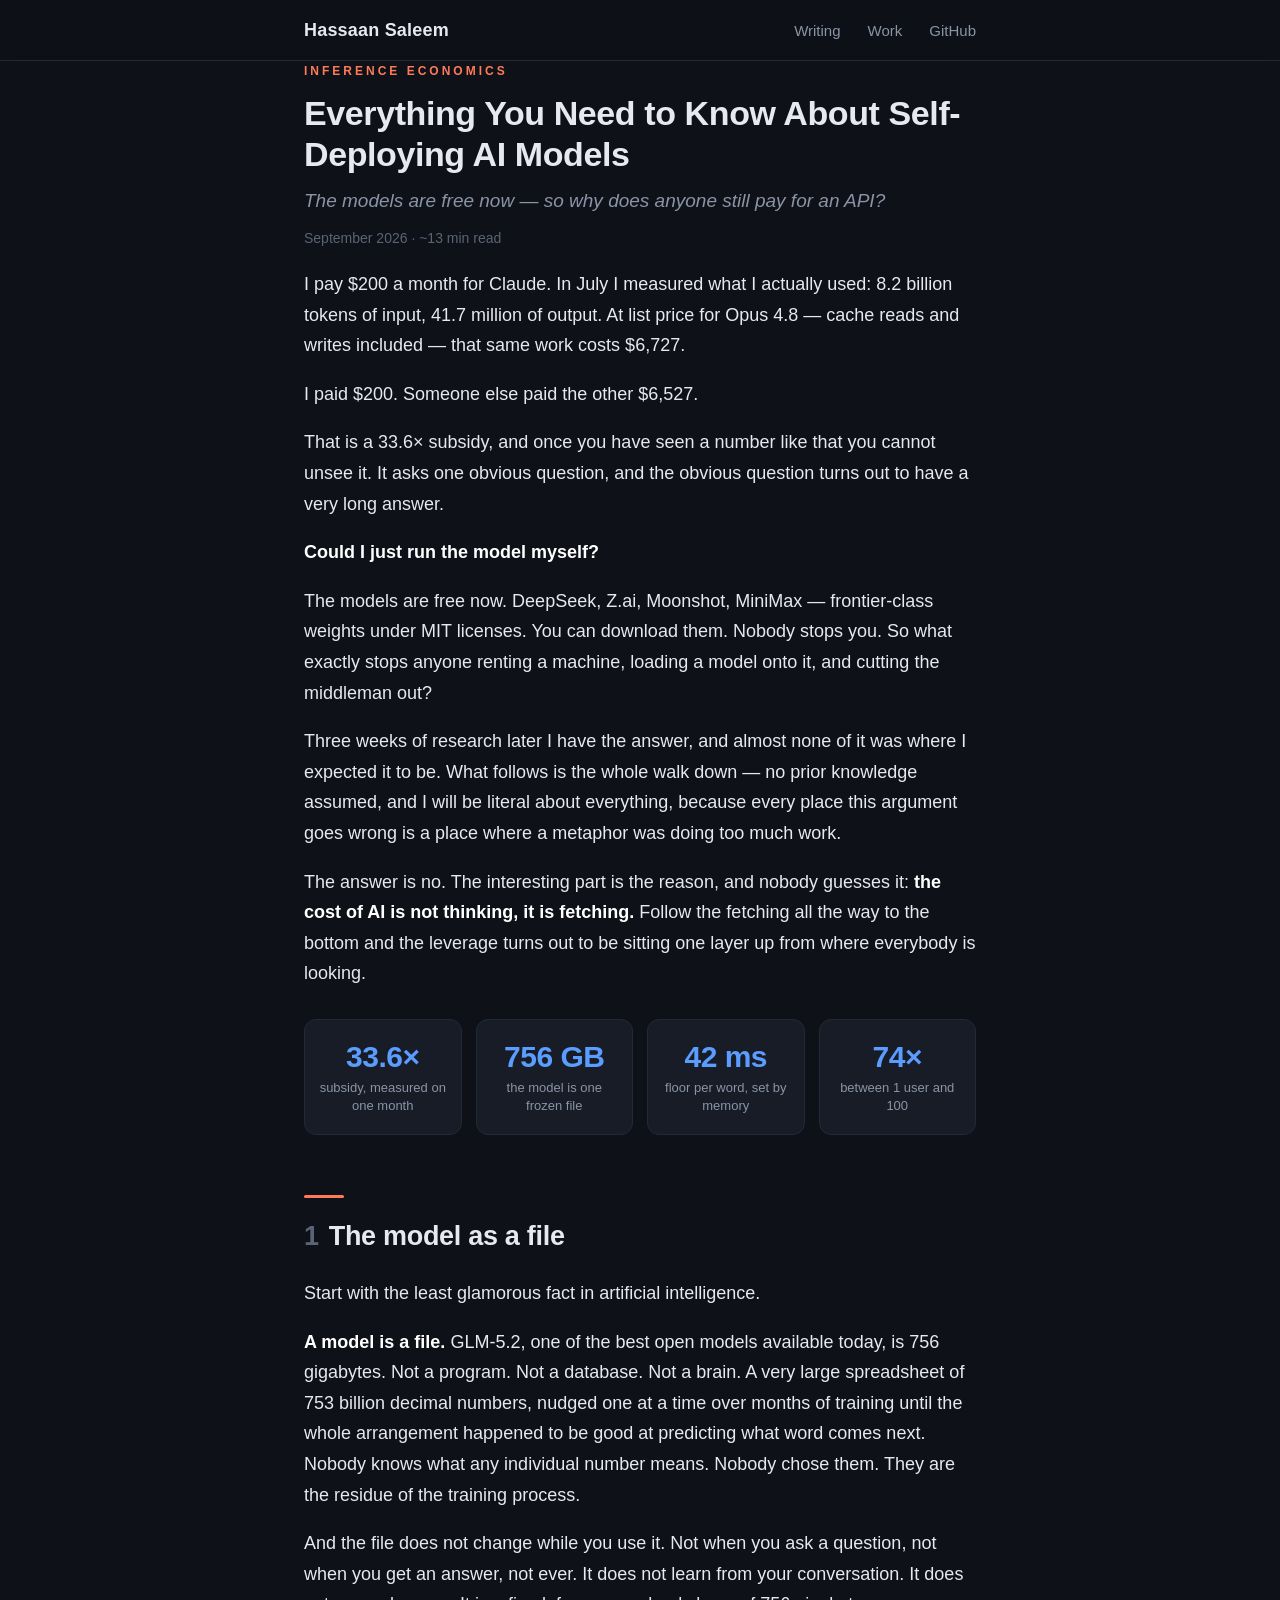
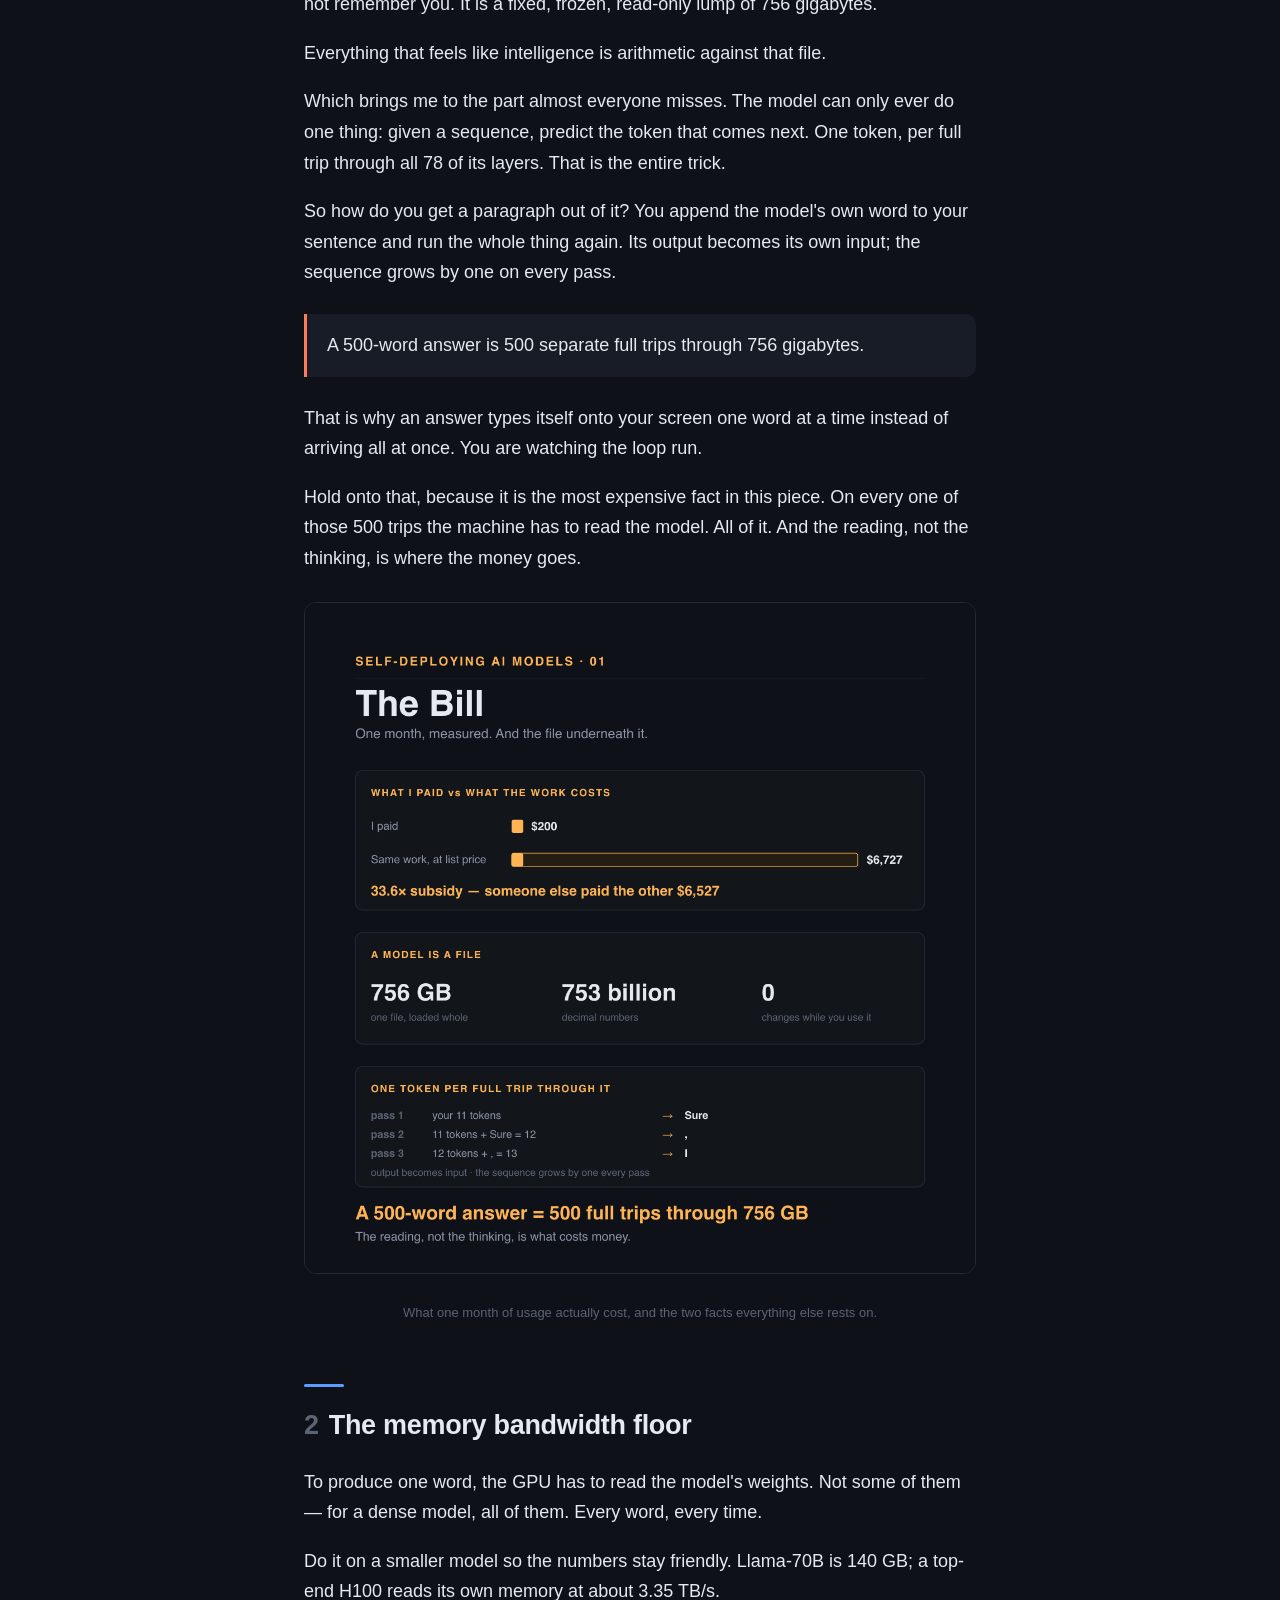
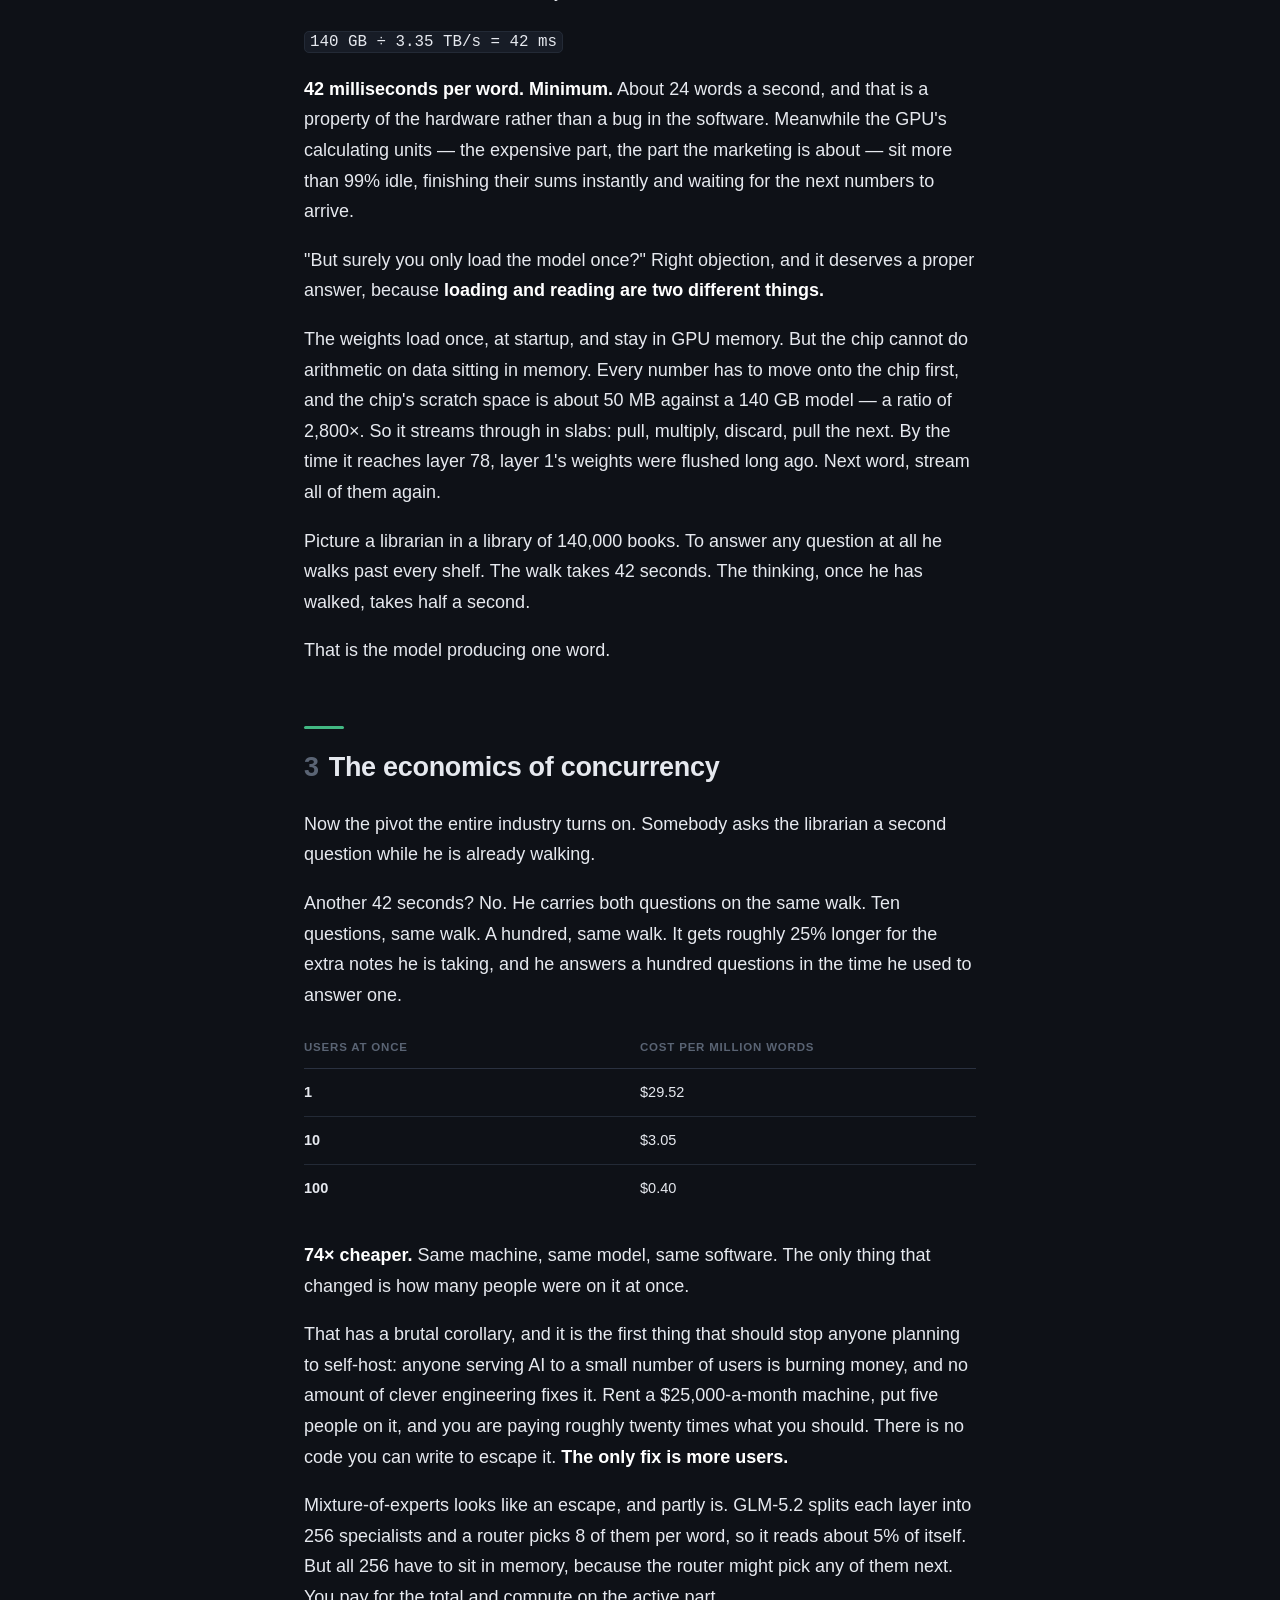
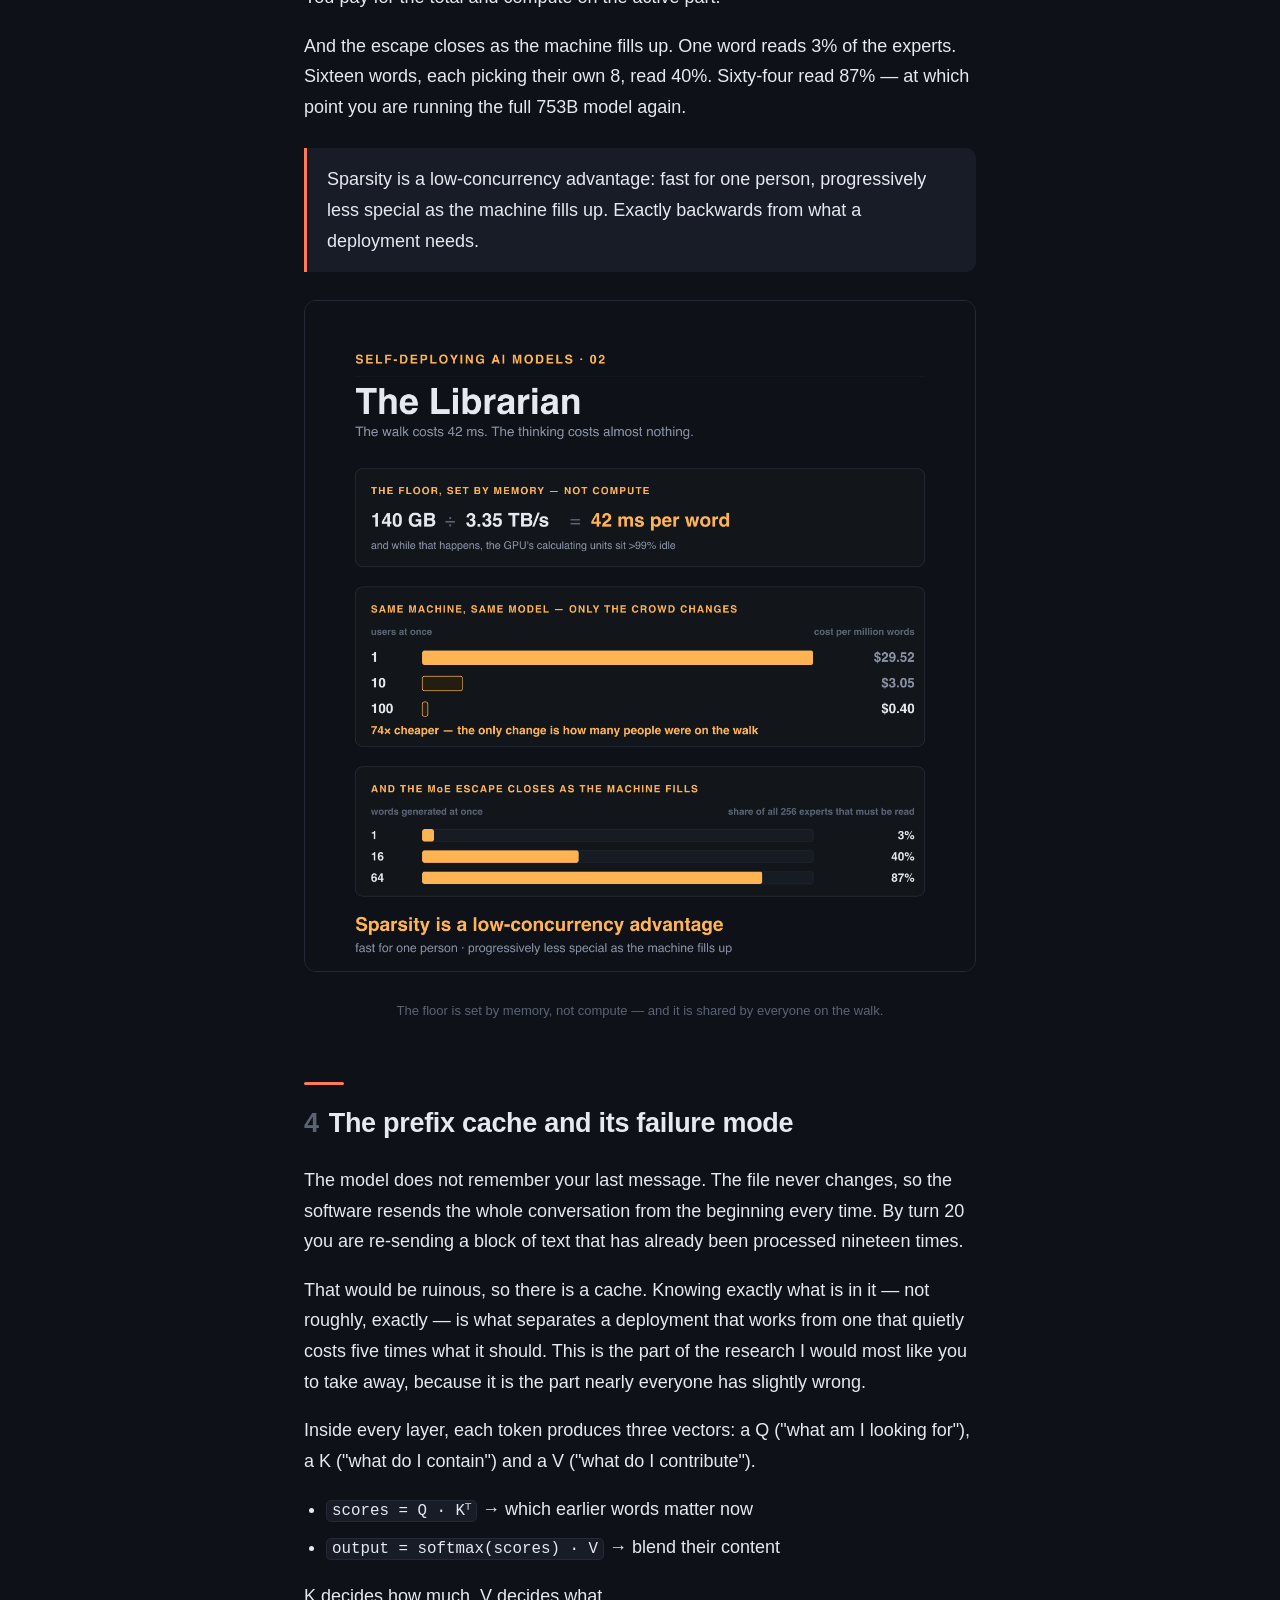
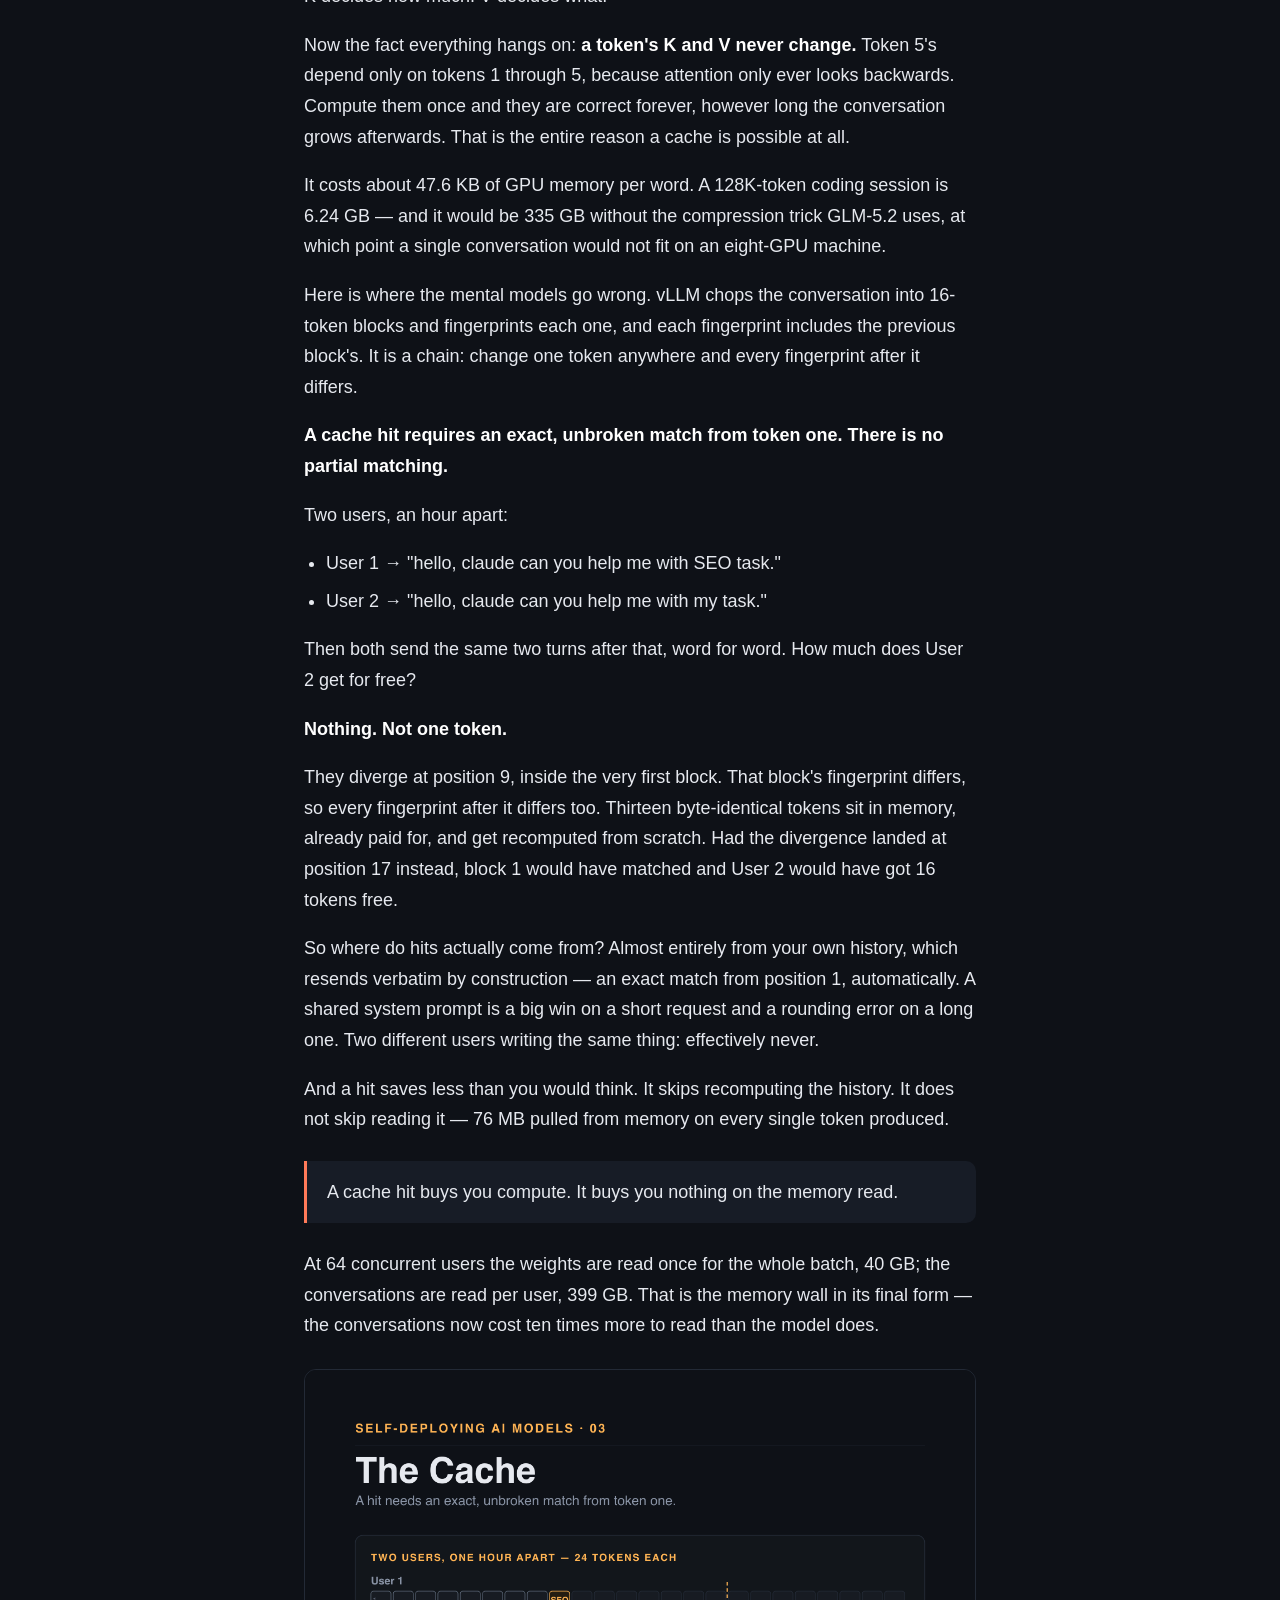
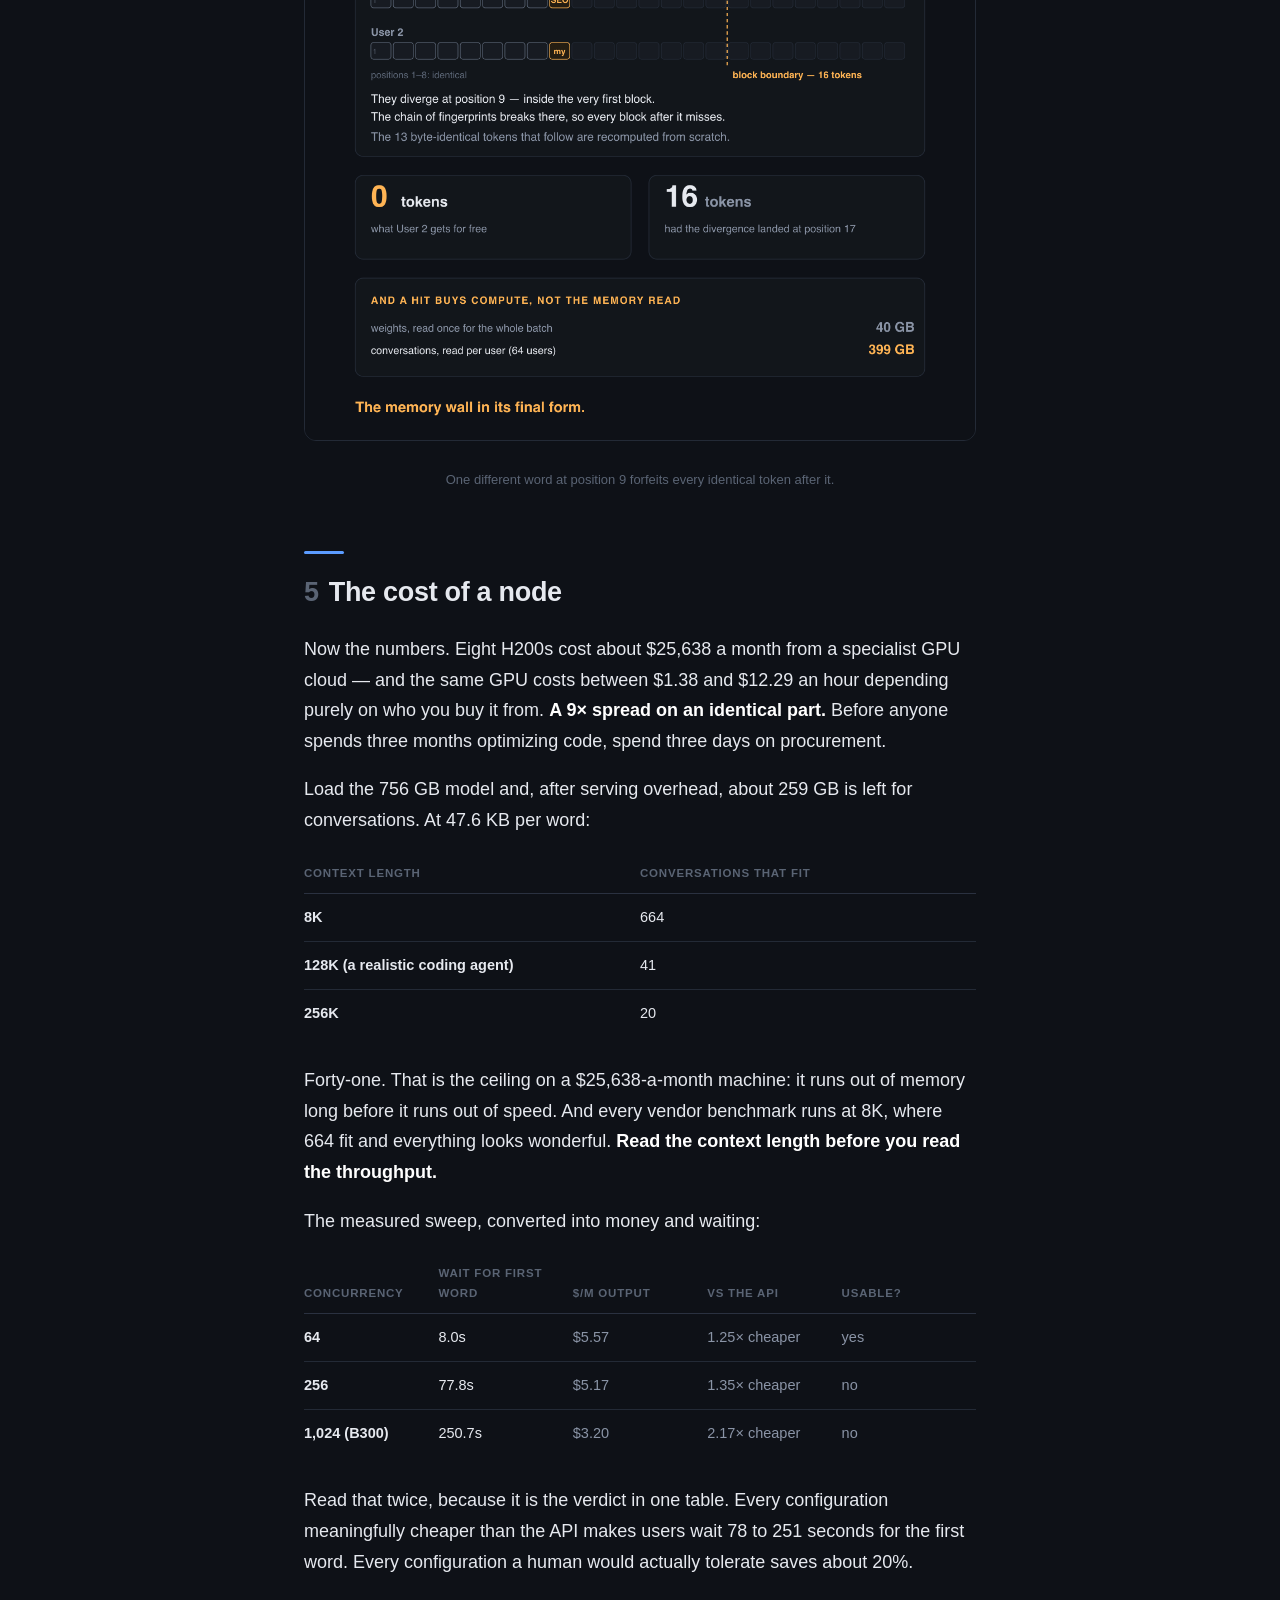
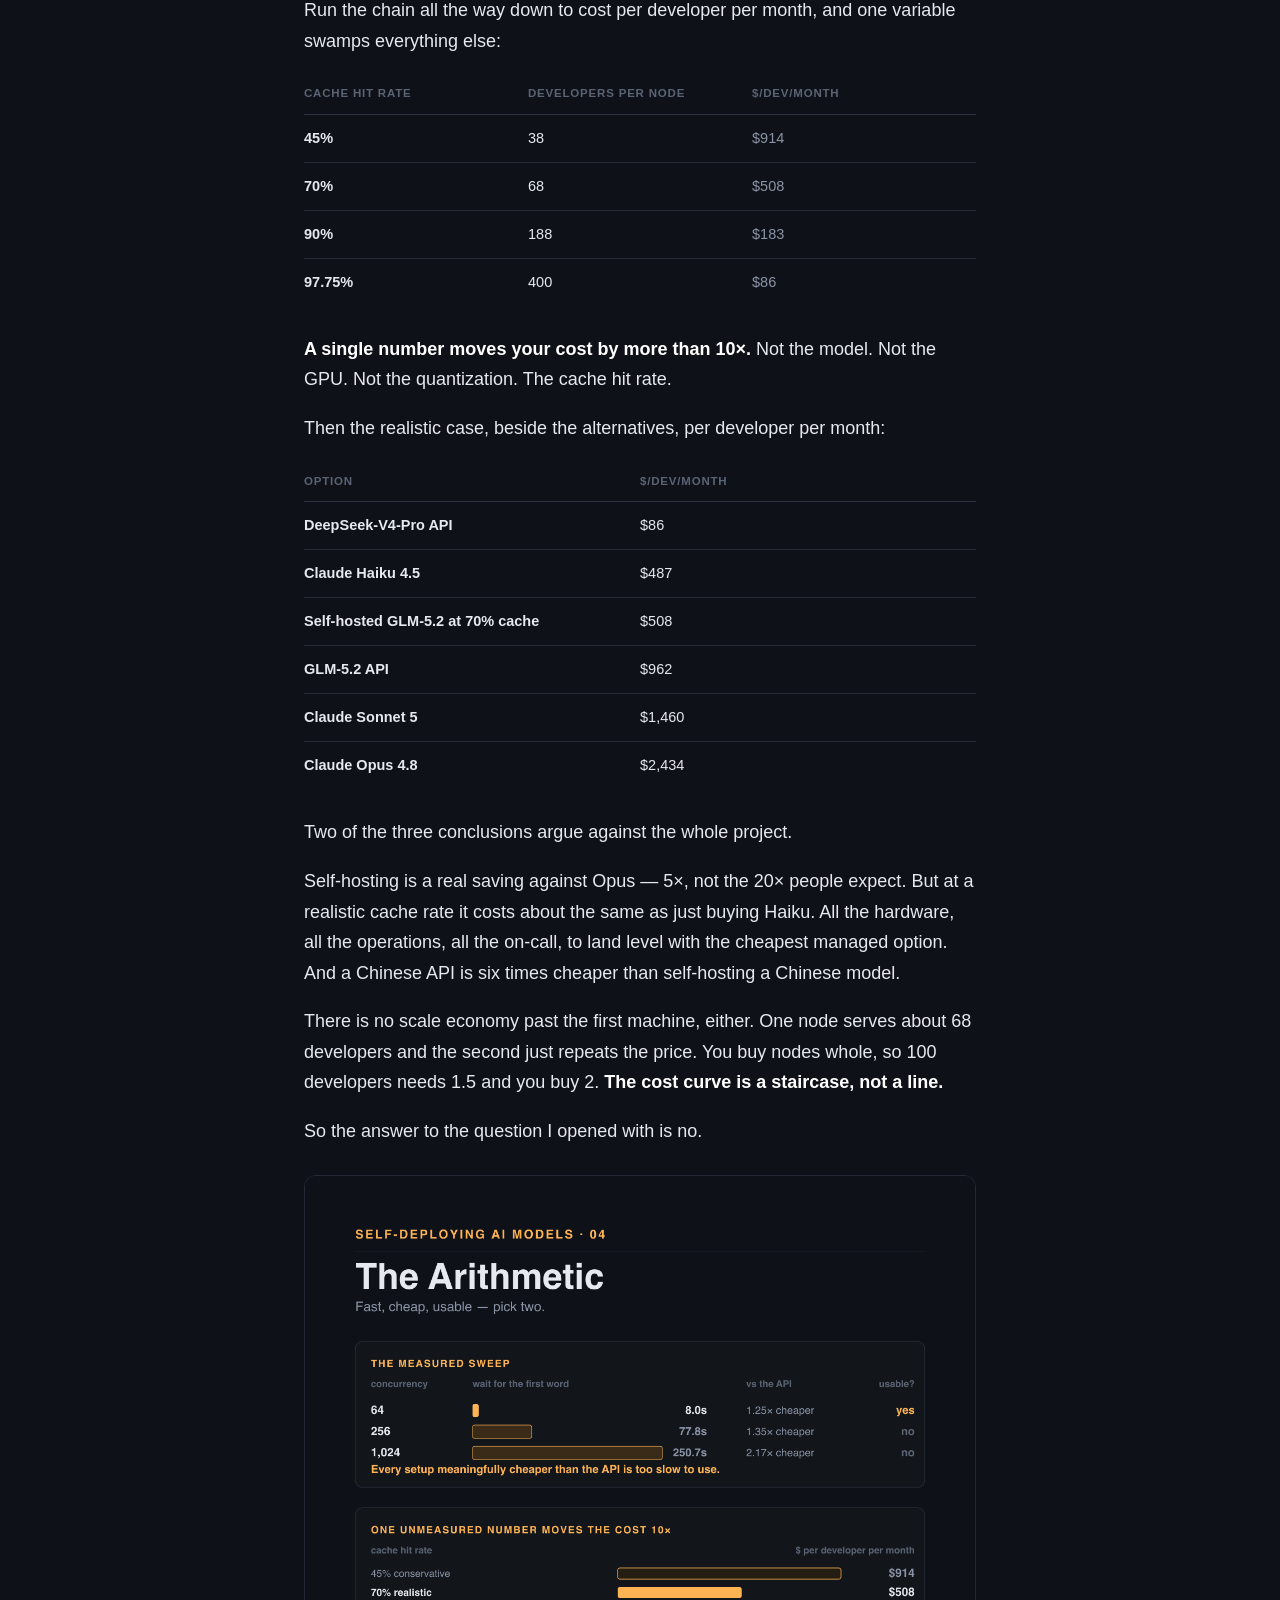
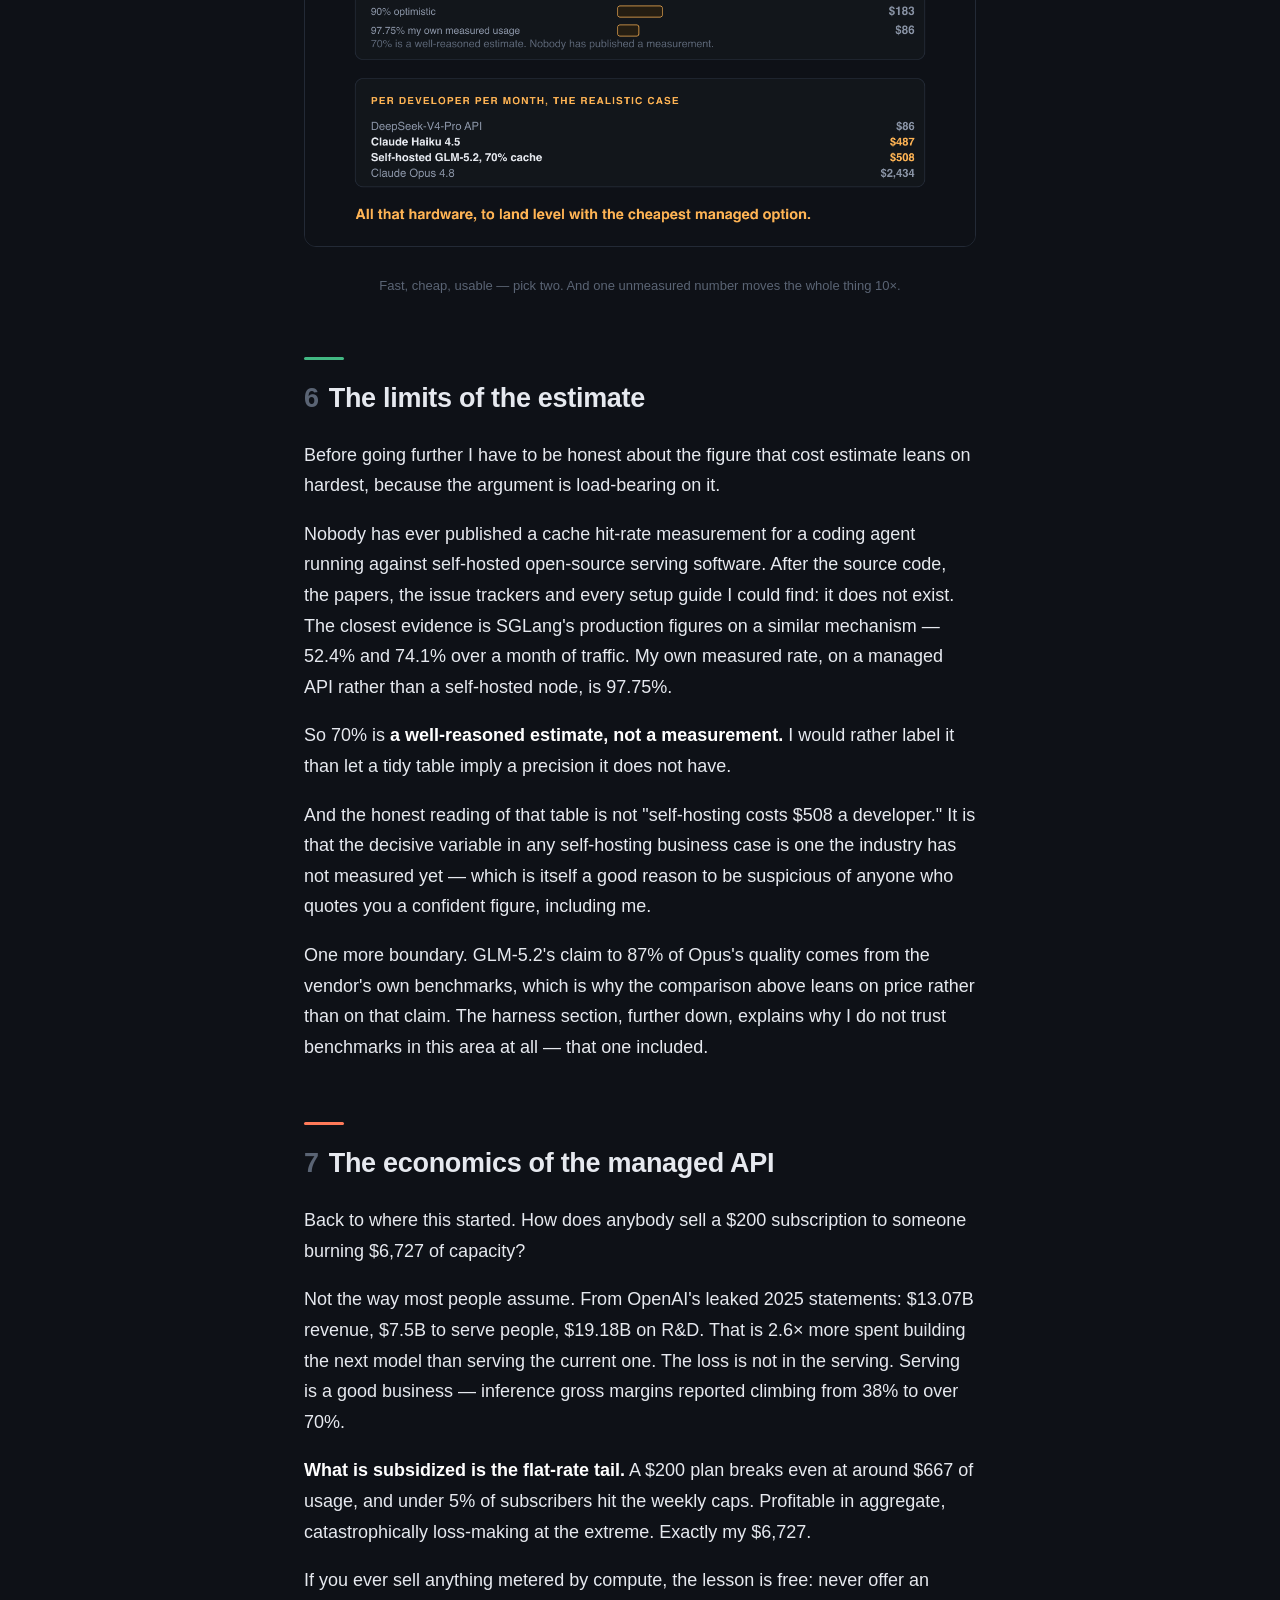
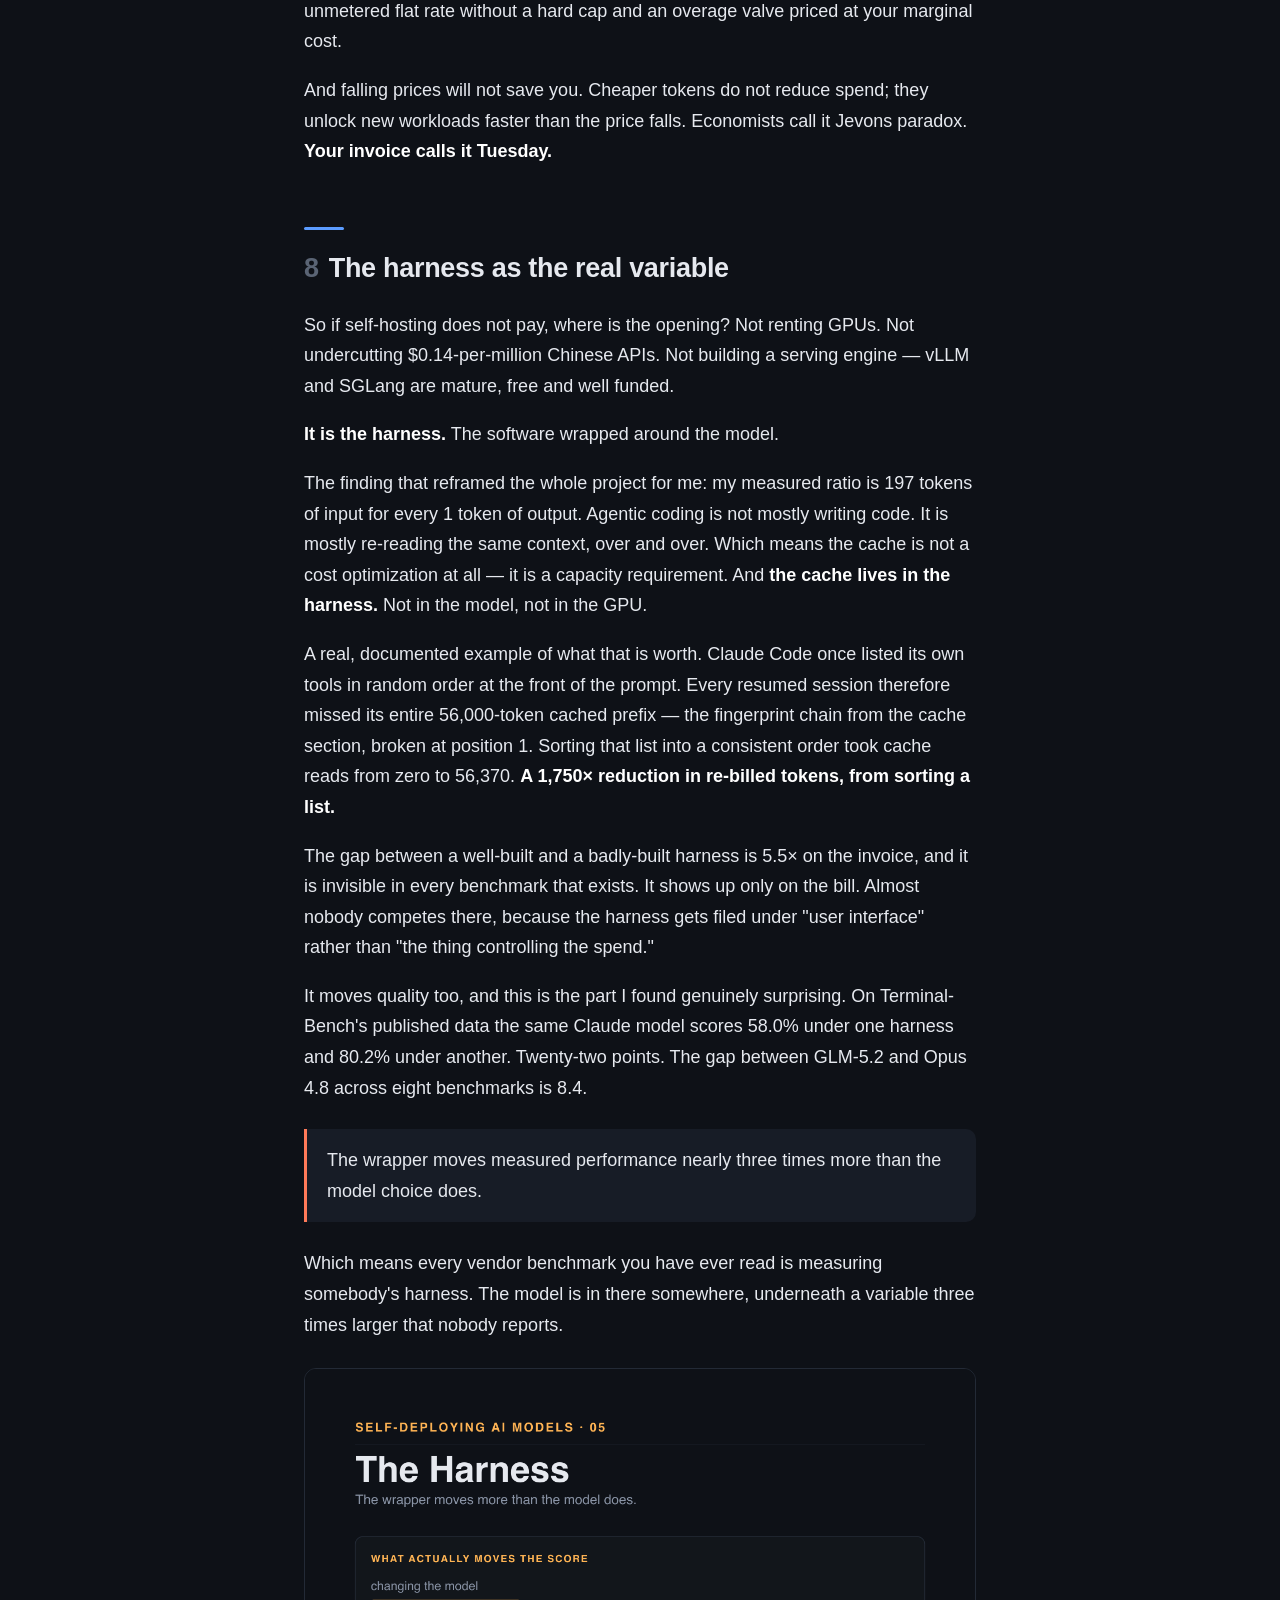
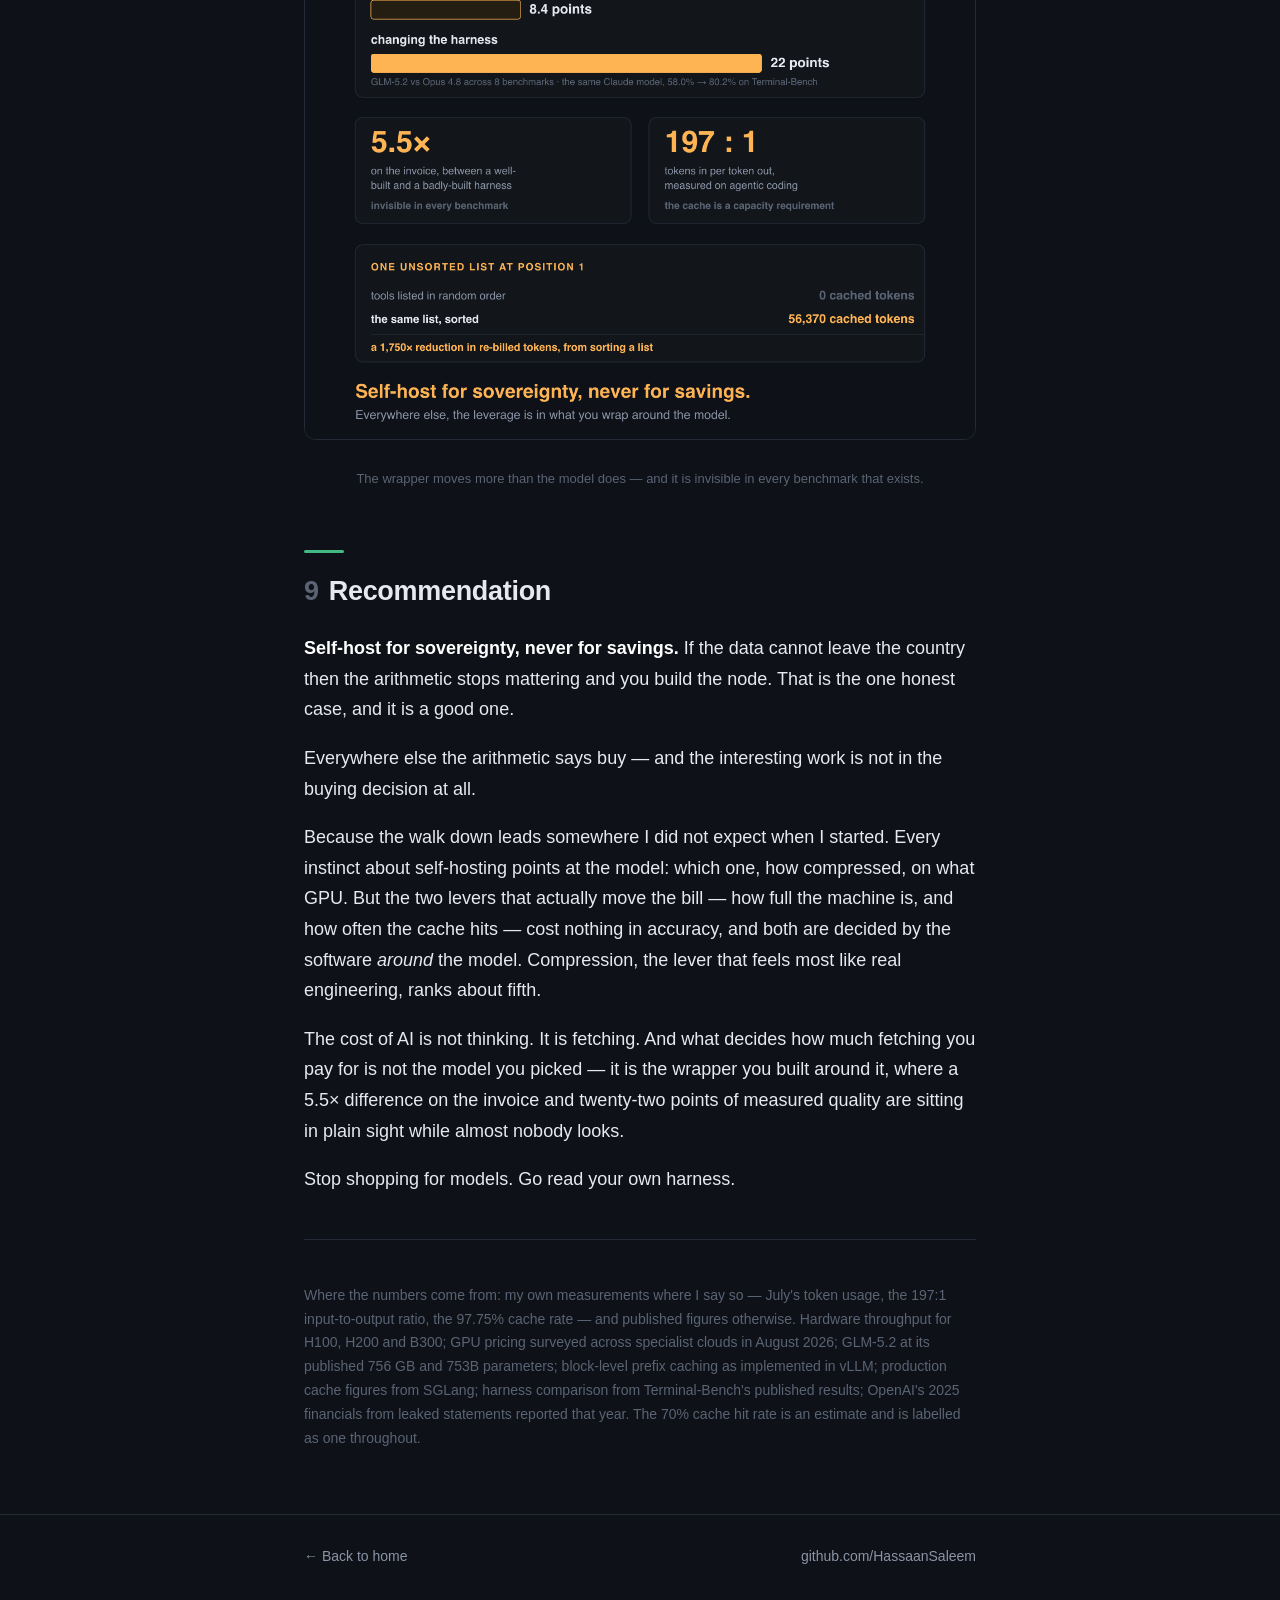
<file: writing/self-deploying-ai-models.html>
<!doctype html>
<html lang="en">
<head>
  <meta charset="utf-8">
  <meta name="viewport" content="width=device-width, initial-scale=1">
  <title>Everything You Need to Know About Self-Deploying AI Models — Syed Hassaan Saleem</title>
  <meta name="description" content="Frontier-class model weights are free to download, so why does anyone still pay for an API? Traced from first principles: a model is a frozen file, memory bandwidth sets the floor, the cache needs an exact match from token one — and the leverage is one layer up from where everyone looks.">
  <meta property="og:title" content="Everything You Need to Know About Self-Deploying AI Models">
  <meta property="og:description" content="The models are free now — so why does anyone still pay for an API?">
  <meta property="og:type" content="article">
  <link rel="stylesheet" href="../assets/style.css">
  <link rel="icon" href="data:image/svg+xml,<svg xmlns=%22http://www.w3.org/2000/svg%22 viewBox=%220 0 100 100%22><text y=%22.9em%22 font-size=%2290%22>💾</text></svg>">
</head>
<body>

<nav class="nav">
  <div class="wrap">
    <a class="brand" href="../index.html">Hassaan Saleem</a>
    <div class="links">
      <a href="../index.html#writing">Writing</a>
      <a href="../index.html#work">Work</a>
      <a href="https://github.com/HassaanSaleem" rel="me">GitHub</a>
    </div>
  </div>
</nav>

<main>
<article class="wrap">
  <div class="kicker">Inference Economics</div>
  <h1>Everything You Need to Know About Self-Deploying AI Models</h1>
  <p class="subtitle">The models are free now — so why does anyone still pay for an API?</p>
  <p class="meta">September 2026 · ~13 min read</p>

  <p>I pay $200 a month for Claude. In July I measured what I actually used: 8.2 billion tokens of input, 41.7 million of output. At list price for Opus 4.8 — cache reads and writes included — that same work costs $6,727.</p>

  <p>I paid $200. Someone else paid the other $6,527.</p>

  <p>That is a 33.6× subsidy, and once you have seen a number like that you cannot unsee it. It asks one obvious question, and the obvious question turns out to have a very long answer.</p>

  <p><strong>Could I just run the model myself?</strong></p>

  <p>The models are free now. DeepSeek, Z.ai, Moonshot, MiniMax — frontier-class weights under MIT licenses. You can download them. Nobody stops you. So what exactly stops anyone renting a machine, loading a model onto it, and cutting the middleman out?</p>

  <p>Three weeks of research later I have the answer, and almost none of it was where I expected it to be. What follows is the whole walk down — no prior knowledge assumed, and I will be literal about everything, because every place this argument goes wrong is a place where a metaphor was doing too much work.</p>

  <p>The answer is no. The interesting part is the reason, and nobody guesses it: <strong>the cost of AI is not thinking, it is fetching.</strong> Follow the fetching all the way to the bottom and the leverage turns out to be sitting one layer up from where everybody is looking.</p>

  <div class="stats">
    <div class="stat"><div class="n">33.6×</div><div class="l">subsidy, measured on one month</div></div>
    <div class="stat"><div class="n">756 GB</div><div class="l">the model is one frozen file</div></div>
    <div class="stat"><div class="n">42 ms</div><div class="l">floor per word, set by memory</div></div>
    <div class="stat"><div class="n">74×</div><div class="l">between 1 user and 100</div></div>
  </div>

  <h2 class="sec"><span class="tick" style="background:var(--warm)"></span><span class="num">1</span>The model as a file</h2>

  <p>Start with the least glamorous fact in artificial intelligence.</p>

  <p><strong>A model is a file.</strong> GLM-5.2, one of the best open models available today, is 756 gigabytes. Not a program. Not a database. Not a brain. A very large spreadsheet of 753 billion decimal numbers, nudged one at a time over months of training until the whole arrangement happened to be good at predicting what word comes next. Nobody knows what any individual number means. Nobody chose them. They are the residue of the training process.</p>

  <p>And the file does not change while you use it. Not when you ask a question, not when you get an answer, not ever. It does not learn from your conversation. It does not remember you. It is a fixed, frozen, read-only lump of 756 gigabytes.</p>

  <p>Everything that feels like intelligence is arithmetic against that file.</p>

  <p>Which brings me to the part almost everyone misses. The model can only ever do one thing: given a sequence, predict the token that comes next. One token, per full trip through all 78 of its layers. That is the entire trick.</p>

  <p>So how do you get a paragraph out of it? You append the model's own word to your sentence and run the whole thing again. Its output becomes its own input; the sequence grows by one on every pass.</p>

  <blockquote><p>A 500-word answer is 500 separate full trips through 756 gigabytes.</p></blockquote>

  <p>That is why an answer types itself onto your screen one word at a time instead of arriving all at once. You are watching the loop run.</p>

  <p>Hold onto that, because it is the most expensive fact in this piece. On every one of those 500 trips the machine has to read the model. All of it. And the reading, not the thinking, is where the money goes.</p>

  <figure>
    <img src="../assets/self-deploy-the-bill.png" alt="The Bill — $200 paid against $6,727 of capacity at list price, a 33.6× subsidy; the model as one frozen 756 GB file of 753 billion numbers; and the generation loop, where output becomes input and the sequence grows by one every pass.">
    <figcaption>What one month of usage actually cost, and the two facts everything else rests on.</figcaption>
  </figure>

  <h2 class="sec"><span class="tick" style="background:var(--blue)"></span><span class="num">2</span>The memory bandwidth floor</h2>

  <p>To produce one word, the GPU has to read the model's weights. Not some of them — for a dense model, all of them. Every word, every time.</p>

  <p>Do it on a smaller model so the numbers stay friendly. Llama-70B is 140 GB; a top-end H100 reads its own memory at about 3.35 TB/s.</p>

  <p><code>140 GB ÷ 3.35 TB/s = 42 ms</code></p>

  <p><strong>42 milliseconds per word. Minimum.</strong> About 24 words a second, and that is a property of the hardware rather than a bug in the software. Meanwhile the GPU's calculating units — the expensive part, the part the marketing is about — sit more than 99% idle, finishing their sums instantly and waiting for the next numbers to arrive.</p>

  <p>"But surely you only load the model once?" Right objection, and it deserves a proper answer, because <strong>loading and reading are two different things.</strong></p>

  <p>The weights load once, at startup, and stay in GPU memory. But the chip cannot do arithmetic on data sitting in memory. Every number has to move onto the chip first, and the chip's scratch space is about 50 MB against a 140 GB model — a ratio of 2,800×. So it streams through in slabs: pull, multiply, discard, pull the next. By the time it reaches layer 78, layer 1's weights were flushed long ago. Next word, stream all of them again.</p>

  <p>Picture a librarian in a library of 140,000 books. To answer any question at all he walks past every shelf. The walk takes 42 seconds. The thinking, once he has walked, takes half a second.</p>

  <p>That is the model producing one word.</p>

  <h2 class="sec"><span class="tick" style="background:var(--green)"></span><span class="num">3</span>The economics of concurrency</h2>

  <p>Now the pivot the entire industry turns on. Somebody asks the librarian a second question while he is already walking.</p>

  <p>Another 42 seconds? No. He carries both questions on the same walk. Ten questions, same walk. A hundred, same walk. It gets roughly 25% longer for the extra notes he is taking, and he answers a hundred questions in the time he used to answer one.</p>

  <table>
    <thead>
      <tr><th>Users at once</th><th>Cost per million words</th></tr>
    </thead>
    <tbody>
      <tr><td>1</td><td>$29.52</td></tr>
      <tr><td>10</td><td>$3.05</td></tr>
      <tr><td>100</td><td>$0.40</td></tr>
    </tbody>
  </table>

  <p><strong>74× cheaper.</strong> Same machine, same model, same software. The only thing that changed is how many people were on it at once.</p>

  <p>That has a brutal corollary, and it is the first thing that should stop anyone planning to self-host: anyone serving AI to a small number of users is burning money, and no amount of clever engineering fixes it. Rent a $25,000-a-month machine, put five people on it, and you are paying roughly twenty times what you should. There is no code you can write to escape it. <strong>The only fix is more users.</strong></p>

  <p>Mixture-of-experts looks like an escape, and partly is. GLM-5.2 splits each layer into 256 specialists and a router picks 8 of them per word, so it reads about 5% of itself. But all 256 have to sit in memory, because the router might pick any of them next. You pay for the total and compute on the active part.</p>

  <p>And the escape closes as the machine fills up. One word reads 3% of the experts. Sixteen words, each picking their own 8, read 40%. Sixty-four read 87% — at which point you are running the full 753B model again.</p>

  <blockquote><p>Sparsity is a low-concurrency advantage: fast for one person, progressively less special as the machine fills up. Exactly backwards from what a deployment needs.</p></blockquote>

  <figure>
    <img src="../assets/self-deploy-the-librarian.png" alt="The Librarian — 140 GB divided by 3.35 TB/s gives 42 ms per word while the compute units sit over 99% idle; cost per million words falling 74× from one user to a hundred; and the mixture-of-experts escape closing from 3% to 87% of experts read as concurrency rises.">
    <figcaption>The floor is set by memory, not compute — and it is shared by everyone on the walk.</figcaption>
  </figure>

  <h2 class="sec"><span class="tick" style="background:var(--warm)"></span><span class="num">4</span>The prefix cache and its failure mode</h2>

  <p>The model does not remember your last message. The file never changes, so the software resends the whole conversation from the beginning every time. By turn 20 you are re-sending a block of text that has already been processed nineteen times.</p>

  <p>That would be ruinous, so there is a cache. Knowing exactly what is in it — not roughly, exactly — is what separates a deployment that works from one that quietly costs five times what it should. This is the part of the research I would most like you to take away, because it is the part nearly everyone has slightly wrong.</p>

  <p>Inside every layer, each token produces three vectors: a Q ("what am I looking for"), a K ("what do I contain") and a V ("what do I contribute").</p>

  <ul>
    <li><code>scores = Q · Kᵀ</code> → which earlier words matter now</li>
    <li><code>output = softmax(scores) · V</code> → blend their content</li>
  </ul>

  <p>K decides how much. V decides what.</p>

  <p>Now the fact everything hangs on: <strong>a token's K and V never change.</strong> Token 5's depend only on tokens 1 through 5, because attention only ever looks backwards. Compute them once and they are correct forever, however long the conversation grows afterwards. That is the entire reason a cache is possible at all.</p>

  <p>It costs about 47.6 KB of GPU memory per word. A 128K-token coding session is 6.24 GB — and it would be 335 GB without the compression trick GLM-5.2 uses, at which point a single conversation would not fit on an eight-GPU machine.</p>

  <p>Here is where the mental models go wrong. vLLM chops the conversation into 16-token blocks and fingerprints each one, and each fingerprint includes the previous block's. It is a chain: change one token anywhere and every fingerprint after it differs.</p>

  <p><strong>A cache hit requires an exact, unbroken match from token one. There is no partial matching.</strong></p>

  <p>Two users, an hour apart:</p>

  <ul>
    <li>User 1 → "hello, claude can you help me with SEO task."</li>
    <li>User 2 → "hello, claude can you help me with my task."</li>
  </ul>

  <p>Then both send the same two turns after that, word for word. How much does User 2 get for free?</p>

  <p><strong>Nothing. Not one token.</strong></p>

  <p>They diverge at position 9, inside the very first block. That block's fingerprint differs, so every fingerprint after it differs too. Thirteen byte-identical tokens sit in memory, already paid for, and get recomputed from scratch. Had the divergence landed at position 17 instead, block 1 would have matched and User 2 would have got 16 tokens free.</p>

  <p>So where do hits actually come from? Almost entirely from your own history, which resends verbatim by construction — an exact match from position 1, automatically. A shared system prompt is a big win on a short request and a rounding error on a long one. Two different users writing the same thing: effectively never.</p>

  <p>And a hit saves less than you would think. It skips recomputing the history. It does not skip reading it — 76 MB pulled from memory on every single token produced.</p>

  <blockquote><p>A cache hit buys you compute. It buys you nothing on the memory read.</p></blockquote>

  <p>At 64 concurrent users the weights are read once for the whole batch, 40 GB; the conversations are read per user, 399 GB. That is the memory wall in its final form — the conversations now cost ten times more to read than the model does.</p>

  <figure>
    <img src="../assets/self-deploy-the-cache.png" alt="The Cache — two users whose prompts diverge at position 9, inside the first 16-token block, so the fingerprint chain breaks and User 2 gets zero tokens free instead of the 16 a divergence at position 17 would have saved; and at 64 users, 40 GB of weights read against 399 GB of conversations.">
    <figcaption>One different word at position 9 forfeits every identical token after it.</figcaption>
  </figure>

  <h2 class="sec"><span class="tick" style="background:var(--blue)"></span><span class="num">5</span>The cost of a node</h2>

  <p>Now the numbers. Eight H200s cost about $25,638 a month from a specialist GPU cloud — and the same GPU costs between $1.38 and $12.29 an hour depending purely on who you buy it from. <strong>A 9× spread on an identical part.</strong> Before anyone spends three months optimizing code, spend three days on procurement.</p>

  <p>Load the 756 GB model and, after serving overhead, about 259 GB is left for conversations. At 47.6 KB per word:</p>

  <table>
    <thead>
      <tr><th>Context length</th><th>Conversations that fit</th></tr>
    </thead>
    <tbody>
      <tr><td>8K</td><td>664</td></tr>
      <tr><td>128K (a realistic coding agent)</td><td>41</td></tr>
      <tr><td>256K</td><td>20</td></tr>
    </tbody>
  </table>

  <p>Forty-one. That is the ceiling on a $25,638-a-month machine: it runs out of memory long before it runs out of speed. And every vendor benchmark runs at 8K, where 664 fit and everything looks wonderful. <strong>Read the context length before you read the throughput.</strong></p>

  <p>The measured sweep, converted into money and waiting:</p>

  <table>
    <thead>
      <tr><th>Concurrency</th><th>Wait for first word</th><th>$/M output</th><th>vs the API</th><th>Usable?</th></tr>
    </thead>
    <tbody>
      <tr><td>64</td><td>8.0s</td><td>$5.57</td><td>1.25× cheaper</td><td>yes</td></tr>
      <tr><td>256</td><td>77.8s</td><td>$5.17</td><td>1.35× cheaper</td><td>no</td></tr>
      <tr><td>1,024 (B300)</td><td>250.7s</td><td>$3.20</td><td>2.17× cheaper</td><td>no</td></tr>
    </tbody>
  </table>

  <p>Read that twice, because it is the verdict in one table. Every configuration meaningfully cheaper than the API makes users wait 78 to 251 seconds for the first word. Every configuration a human would actually tolerate saves about 20%.</p>

  <p>Run the chain all the way down to cost per developer per month, and one variable swamps everything else:</p>

  <table>
    <thead>
      <tr><th>Cache hit rate</th><th>Developers per node</th><th>$/dev/month</th></tr>
    </thead>
    <tbody>
      <tr><td>45%</td><td>38</td><td>$914</td></tr>
      <tr><td>70%</td><td>68</td><td>$508</td></tr>
      <tr><td>90%</td><td>188</td><td>$183</td></tr>
      <tr><td>97.75%</td><td>400</td><td>$86</td></tr>
    </tbody>
  </table>

  <p><strong>A single number moves your cost by more than 10×.</strong> Not the model. Not the GPU. Not the quantization. The cache hit rate.</p>

  <p>Then the realistic case, beside the alternatives, per developer per month:</p>

  <table>
    <thead>
      <tr><th>Option</th><th>$/dev/month</th></tr>
    </thead>
    <tbody>
      <tr><td>DeepSeek-V4-Pro API</td><td>$86</td></tr>
      <tr><td>Claude Haiku 4.5</td><td>$487</td></tr>
      <tr><td>Self-hosted GLM-5.2 at 70% cache</td><td>$508</td></tr>
      <tr><td>GLM-5.2 API</td><td>$962</td></tr>
      <tr><td>Claude Sonnet 5</td><td>$1,460</td></tr>
      <tr><td>Claude Opus 4.8</td><td>$2,434</td></tr>
    </tbody>
  </table>

  <p>Two of the three conclusions argue against the whole project.</p>

  <p>Self-hosting is a real saving against Opus — 5×, not the 20× people expect. But at a realistic cache rate it costs about the same as just buying Haiku. All the hardware, all the operations, all the on-call, to land level with the cheapest managed option. And a Chinese API is six times cheaper than self-hosting a Chinese model.</p>

  <p>There is no scale economy past the first machine, either. One node serves about 68 developers and the second just repeats the price. You buy nodes whole, so 100 developers needs 1.5 and you buy 2. <strong>The cost curve is a staircase, not a line.</strong></p>

  <p>So the answer to the question I opened with is no.</p>

  <figure>
    <img src="../assets/self-deploy-the-arithmetic.png" alt="The Arithmetic — the measured sweep showing every configuration cheaper than the API waiting 78 to 251 seconds for the first word; cache hit rate moving cost per developer from $914 at 45% to $86 at 97.75%; and self-hosted GLM-5.2 at $508 landing level with Claude Haiku at $487.">
    <figcaption>Fast, cheap, usable — pick two. And one unmeasured number moves the whole thing 10×.</figcaption>
  </figure>

  <h2 class="sec"><span class="tick" style="background:var(--green)"></span><span class="num">6</span>The limits of the estimate</h2>

  <p>Before going further I have to be honest about the figure that cost estimate leans on hardest, because the argument is load-bearing on it.</p>

  <p>Nobody has ever published a cache hit-rate measurement for a coding agent running against self-hosted open-source serving software. After the source code, the papers, the issue trackers and every setup guide I could find: it does not exist. The closest evidence is SGLang's production figures on a similar mechanism — 52.4% and 74.1% over a month of traffic. My own measured rate, on a managed API rather than a self-hosted node, is 97.75%.</p>

  <p>So 70% is <strong>a well-reasoned estimate, not a measurement.</strong> I would rather label it than let a tidy table imply a precision it does not have.</p>

  <p>And the honest reading of that table is not "self-hosting costs $508 a developer." It is that the decisive variable in any self-hosting business case is one the industry has not measured yet — which is itself a good reason to be suspicious of anyone who quotes you a confident figure, including me.</p>

  <p>One more boundary. GLM-5.2's claim to 87% of Opus's quality comes from the vendor's own benchmarks, which is why the comparison above leans on price rather than on that claim. The harness section, further down, explains why I do not trust benchmarks in this area at all — that one included.</p>

  <h2 class="sec"><span class="tick" style="background:var(--warm)"></span><span class="num">7</span>The economics of the managed API</h2>

  <p>Back to where this started. How does anybody sell a $200 subscription to someone burning $6,727 of capacity?</p>

  <p>Not the way most people assume. From OpenAI's leaked 2025 statements: $13.07B revenue, $7.5B to serve people, $19.18B on R&amp;D. That is 2.6× more spent building the next model than serving the current one. The loss is not in the serving. Serving is a good business — inference gross margins reported climbing from 38% to over 70%.</p>

  <p><strong>What is subsidized is the flat-rate tail.</strong> A $200 plan breaks even at around $667 of usage, and under 5% of subscribers hit the weekly caps. Profitable in aggregate, catastrophically loss-making at the extreme. Exactly my $6,727.</p>

  <p>If you ever sell anything metered by compute, the lesson is free: never offer an unmetered flat rate without a hard cap and an overage valve priced at your marginal cost.</p>

  <p>And falling prices will not save you. Cheaper tokens do not reduce spend; they unlock new workloads faster than the price falls. Economists call it Jevons paradox. <strong>Your invoice calls it Tuesday.</strong></p>

  <h2 class="sec"><span class="tick" style="background:var(--blue)"></span><span class="num">8</span>The harness as the real variable</h2>

  <p>So if self-hosting does not pay, where is the opening? Not renting GPUs. Not undercutting $0.14-per-million Chinese APIs. Not building a serving engine — vLLM and SGLang are mature, free and well funded.</p>

  <p><strong>It is the harness.</strong> The software wrapped around the model.</p>

  <p>The finding that reframed the whole project for me: my measured ratio is 197 tokens of input for every 1 token of output. Agentic coding is not mostly writing code. It is mostly re-reading the same context, over and over. Which means the cache is not a cost optimization at all — it is a capacity requirement. And <strong>the cache lives in the harness.</strong> Not in the model, not in the GPU.</p>

  <p>A real, documented example of what that is worth. Claude Code once listed its own tools in random order at the front of the prompt. Every resumed session therefore missed its entire 56,000-token cached prefix — the fingerprint chain from the cache section, broken at position 1. Sorting that list into a consistent order took cache reads from zero to 56,370. <strong>A 1,750× reduction in re-billed tokens, from sorting a list.</strong></p>

  <p>The gap between a well-built and a badly-built harness is 5.5× on the invoice, and it is invisible in every benchmark that exists. It shows up only on the bill. Almost nobody competes there, because the harness gets filed under "user interface" rather than "the thing controlling the spend."</p>

  <p>It moves quality too, and this is the part I found genuinely surprising. On Terminal-Bench's published data the same Claude model scores 58.0% under one harness and 80.2% under another. Twenty-two points. The gap between GLM-5.2 and Opus 4.8 across eight benchmarks is 8.4.</p>

  <blockquote><p>The wrapper moves measured performance nearly three times more than the model choice does.</p></blockquote>

  <p>Which means every vendor benchmark you have ever read is measuring somebody's harness. The model is in there somewhere, underneath a variable three times larger that nobody reports.</p>

  <figure>
    <img src="../assets/self-deploy-the-harness.png" alt="The Harness — changing the model moves 8.4 points while changing the harness moves 22; a 5.5× spread on the invoice between a well-built and a badly-built harness; 197 tokens in per token out on agentic coding; and one unsorted tool list at position 1 costing 56,370 cached tokens per session.">
    <figcaption>The wrapper moves more than the model does — and it is invisible in every benchmark that exists.</figcaption>
  </figure>

  <h2 class="sec"><span class="tick" style="background:var(--green)"></span><span class="num">9</span>Recommendation</h2>

  <p><strong>Self-host for sovereignty, never for savings.</strong> If the data cannot leave the country then the arithmetic stops mattering and you build the node. That is the one honest case, and it is a good one.</p>

  <p>Everywhere else the arithmetic says buy — and the interesting work is not in the buying decision at all.</p>

  <p>Because the walk down leads somewhere I did not expect when I started. Every instinct about self-hosting points at the model: which one, how compressed, on what GPU. But the two levers that actually move the bill — how full the machine is, and how often the cache hits — cost nothing in accuracy, and both are decided by the software <em>around</em> the model. Compression, the lever that feels most like real engineering, ranks about fifth.</p>

  <p>The cost of AI is not thinking. It is fetching. And what decides how much fetching you pay for is not the model you picked — it is the wrapper you built around it, where a 5.5× difference on the invoice and twenty-two points of measured quality are sitting in plain sight while almost nobody looks.</p>

  <p>Stop shopping for models. Go read your own harness.</p>

  <hr>

  <p class="meta">Where the numbers come from: my own measurements where I say so — July's token usage, the 197:1 input-to-output ratio, the 97.75% cache rate — and published figures otherwise. Hardware throughput for H100, H200 and B300; GPU pricing surveyed across specialist clouds in August 2026; GLM-5.2 at its published 756 GB and 753B parameters; block-level prefix caching as implemented in vLLM; production cache figures from SGLang; harness comparison from Terminal-Bench's published results; OpenAI's 2025 financials from leaked statements reported that year. The 70% cache hit rate is an estimate and is labelled as one throughout.</p>

</article>
</main>

<footer>
  <div class="wrap">
    <span><a href="../index.html">← Back to home</a></span>
    <span><a href="https://github.com/HassaanSaleem">github.com/HassaanSaleem</a></span>
  </div>
</footer>

</body>
</html>
</file>
<file: assets/style.css>
/* Syed Hassaan Saleem — personal site
   Dark, minimal. Palette matches the "Agentic Coding" series artwork. */

:root {
  --bg: #0E1117;
  --surface: #12161B;
  --surface-2: #171C26;
  --border: #232A36;
  --border-2: #2A3140;
  --ink: #E6E9EF;
  --muted: #8A94A6;
  --faint: #5A6474;
  --warm: #FF7A59;   /* the delta */
  --blue: #5B9CFF;   /* the loop */
  --green: #42B883;
  --maxw: 720px;
  --sans: -apple-system, BlinkMacSystemFont, "Segoe UI", Helvetica, Arial, sans-serif;
  --mono: ui-monospace, SFMono-Regular, "SF Mono", Menlo, Consolas, monospace;
}

* { box-sizing: border-box; }

html { -webkit-text-size-adjust: 100%; }

body {
  margin: 0;
  background: var(--bg);
  color: var(--ink);
  font-family: var(--sans);
  font-size: 18px;
  line-height: 1.7;
  -webkit-font-smoothing: antialiased;
  text-rendering: optimizeLegibility;
}

.wrap { max-width: var(--maxw); margin: 0 auto; padding: 0 24px; }

/* ---- nav ---- */
.nav {
  border-bottom: 1px solid var(--border);
  position: sticky; top: 0;
  background: rgba(14, 17, 23, 0.82);
  backdrop-filter: saturate(140%) blur(8px);
  z-index: 10;
}
.nav .wrap { display: flex; align-items: center; justify-content: space-between; height: 60px; }
.nav a.brand { font-weight: 700; color: var(--ink); text-decoration: none; letter-spacing: 0.2px; }
.nav .links a { color: var(--muted); text-decoration: none; margin-left: 22px; font-size: 15px; }
.nav .links a:hover { color: var(--ink); }

/* ---- generic ---- */
a { color: var(--blue); text-decoration: none; }
a:hover { text-decoration: underline; text-underline-offset: 3px; }
strong { color: #fff; font-weight: 700; }
em { color: var(--ink); }
hr { border: none; border-top: 1px solid var(--border); margin: 44px 0; }

section { padding: 8px 0; }
.kicker {
  text-transform: uppercase; letter-spacing: 3px; font-size: 12px;
  font-weight: 700; color: var(--faint);
}

/* ---- hero ---- */
.hero { padding: 72px 0 28px; }
.hero h1 { font-size: 40px; line-height: 1.15; margin: 12px 0 14px; letter-spacing: -0.5px; }
.hero .tagline { font-size: 20px; color: var(--muted); margin: 0 0 24px; max-width: 60ch; }
.hero .bio { color: var(--ink); max-width: 62ch; }
.contact { display: flex; flex-wrap: wrap; gap: 10px 12px; margin-top: 26px; }
.contact a {
  border: 1px solid var(--border-2); border-radius: 999px;
  padding: 7px 15px; font-size: 14px; color: var(--ink);
}
.contact a:hover { border-color: var(--blue); text-decoration: none; }

/* ---- section heads ---- */
h2.head { font-size: 15px; text-transform: uppercase; letter-spacing: 3px; color: var(--faint);
  font-weight: 700; margin: 52px 0 20px; }

/* ---- project cards ---- */
.cards { display: grid; grid-template-columns: 1fr 1fr; gap: 16px; }
.card {
  border: 1px solid var(--border); border-radius: 14px; background: var(--surface-2);
  padding: 20px; display: block; color: var(--ink); transition: border-color .15s ease;
}
.card:hover { border-color: var(--border-2); text-decoration: none; }
.card .name { font-weight: 700; font-size: 18px; display: flex; align-items: center; gap: 9px; }
.card .dot { width: 9px; height: 9px; border-radius: 50%; flex: none; }
.card .desc { color: var(--muted); font-size: 15px; margin-top: 8px; }
.card .repo { color: var(--faint); font-size: 13px; margin-top: 14px; font-family: var(--mono); }

/* ---- writing list ---- */
.post-link { display: block; padding: 20px 0; border-top: 1px solid var(--border); color: var(--ink); }
.post-link:first-of-type { border-top: none; }
.post-link:hover { text-decoration: none; }
.post-link .title { font-size: 22px; font-weight: 700; }
.post-link:hover .title { color: var(--blue); }
.post-link .meta { color: var(--faint); font-size: 13px; margin-top: 4px; }
.post-link .blurb { color: var(--muted); font-size: 15px; margin-top: 8px; max-width: 64ch; }

/* ---- article ---- */
article { padding: 40px 0 20px; }
article .kicker { color: var(--warm); }
article h1 { font-size: 34px; line-height: 1.2; letter-spacing: -0.4px; margin: 12px 0 10px; }
article .subtitle { color: var(--muted); font-size: 19px; font-style: italic; margin: 0 0 10px; }
article .meta { color: var(--faint); font-size: 14px; margin: 0 0 8px; }
article h2 { font-size: 25px; margin: 46px 0 6px; letter-spacing: -0.2px; }
article h2 .num { color: var(--faint); font-weight: 700; margin-right: 10px; }
article p { margin: 18px 0; }
article ul { margin: 18px 0; padding-left: 22px; }
article li { margin: 7px 0; }
article img { max-width: 100%; height: auto; border-radius: 12px; border: 1px solid var(--border);
  display: block; margin: 28px auto; }
article figure { margin: 28px 0; }
article figcaption { color: var(--faint); font-size: 13px; text-align: center; margin-top: 8px; }

blockquote {
  margin: 26px 0; padding: 16px 20px; border-left: 3px solid var(--warm);
  background: var(--surface-2); border-radius: 0 10px 10px 0; color: var(--ink);
}
blockquote p:first-child { margin-top: 0; }
blockquote p:last-child { margin-bottom: 0; }

.accent-warm { color: var(--warm); }
.accent-blue { color: var(--blue); }

/* ---- footer ---- */
footer { border-top: 1px solid var(--border); margin-top: 64px; padding: 30px 0 60px; }
footer .wrap { color: var(--faint); font-size: 14px; display: flex; justify-content: space-between; flex-wrap: wrap; gap: 12px; }
footer a { color: var(--muted); }

/* ---- responsive ---- */
@media (max-width: 640px) {
  body { font-size: 17px; }
  .hero h1 { font-size: 32px; }
  .hero { padding: 48px 0 20px; }
  .cards { grid-template-columns: 1fr; }
  article h1 { font-size: 28px; }
  .nav .links a { margin-left: 16px; }
}

/* ---- focus pillars ---- */
.pillars { display: grid; grid-template-columns: repeat(auto-fit, minmax(228px, 1fr)); gap: 14px; }
.pillar { border: 1px solid var(--border); border-radius: 12px; background: var(--surface); padding: 18px; }
.pillar .pt { font-weight: 700; font-size: 16px; }
.pillar .pd { color: var(--muted); font-size: 14px; margin-top: 6px; line-height: 1.55; }

/* ---- multi-card project grid ---- */
.cards.auto { grid-template-columns: repeat(auto-fill, minmax(262px, 1fr)); }

/* ---- open-source suite list ---- */
.oss { display: grid; grid-template-columns: repeat(auto-fill, minmax(320px, 1fr)); gap: 0 32px; }
.oss a { display: block; padding: 13px 0; border-top: 1px solid var(--border); color: var(--ink); }
.oss a:hover { text-decoration: none; }
.oss .on { font-family: var(--mono); font-size: 14px; color: var(--ink); }
.oss a:hover .on { color: var(--blue); }
.oss .od { color: var(--muted); font-size: 13px; margin-top: 3px; line-height: 1.5; }

/* ---- experience ---- */
.exp .row { display: grid; grid-template-columns: 148px 1fr; gap: 20px; padding: 20px 0; border-top: 1px solid var(--border); }
.exp .period { color: var(--faint); font-size: 13px; font-family: var(--mono); padding-top: 2px; }
.exp .role { font-weight: 700; }
.exp .rd { color: var(--muted); font-size: 15px; margin-top: 6px; line-height: 1.6; }

/* ---- skills + education ---- */
.twocol { display: grid; grid-template-columns: 1.25fr 1fr; gap: 44px; }
.skillgroup { margin-bottom: 18px; }
.skillgroup .sl { color: var(--faint); font-size: 12px; text-transform: uppercase; letter-spacing: 2px; }
.tags { display: flex; flex-wrap: wrap; gap: 8px; margin-top: 9px; }
.tags span { border: 1px solid var(--border-2); border-radius: 6px; padding: 4px 10px; font-size: 13px; color: var(--ink); }
.edu .item { margin-bottom: 18px; }
.edu .deg { font-weight: 700; }
.edu .school { color: var(--muted); font-size: 14px; }
.edu .yr { color: var(--faint); font-size: 13px; font-family: var(--mono); margin-top: 2px; }

@media (max-width: 640px) {
  .exp .row { grid-template-columns: 1fr; gap: 5px; }
  .twocol { grid-template-columns: 1fr; gap: 30px; }
}

/* ---- article section headers ---- */
article h2.sec { margin: 60px 0 16px; font-size: 27px; letter-spacing: -0.3px; }
article h2.sec .tick { display: block; width: 40px; height: 3px; border-radius: 2px; margin-bottom: 16px; }

/* ---- article stat tiles ---- */
article .stats { display: grid; grid-template-columns: repeat(4, 1fr); gap: 14px; margin: 30px 0; }
article .stats .stat { border: 1px solid var(--border); border-radius: 12px; background: var(--surface-2); padding: 20px 14px; text-align: center; }
article .stats .stat .n { font-size: 30px; font-weight: 800; color: var(--blue); letter-spacing: -0.5px; line-height: 1.1; }
article .stats .stat .l { color: var(--muted); font-size: 13px; margin-top: 6px; line-height: 1.35; }
@media (max-width: 640px) { article .stats { grid-template-columns: repeat(2, 1fr); } }

/* ---- article tables + inline code ---------------------------------- */
article table {
  width: 100%;
  max-width: 100%;
  border-collapse: collapse;
  margin: 28px 0;
  font-size: 14.5px;
  table-layout: fixed;
}
article thead th {
  text-align: left;
  font-size: 11.5px;
  letter-spacing: 0.07em;
  text-transform: uppercase;
  color: var(--faint);
  font-weight: 700;
  padding: 0 14px 10px 0;
  border-bottom: 1px solid var(--border-2);
  vertical-align: bottom;
  overflow-wrap: break-word;
}
article tbody td {
  padding: 13px 14px 13px 0;
  border-bottom: 1px solid var(--border);
  color: var(--muted);
  vertical-align: top;
  line-height: 1.45;
  overflow-wrap: break-word;
}
article tbody tr:last-child td { border-bottom: 0; }
article tbody td:first-child { color: var(--ink); font-weight: 600; }
article tbody td:nth-child(2) { color: var(--ink); }
@media (max-width: 620px) {
  article table { font-size: 13.5px; }
  article thead th, article tbody td { padding-right: 10px; }
}

article code {
  font-family: var(--mono);
  font-size: 0.88em;
  background: var(--surface-2);
  border: 1px solid var(--border);
  border-radius: 5px;
  padding: 1px 5px;
  color: var(--ink);
  white-space: nowrap;
}
</file>
